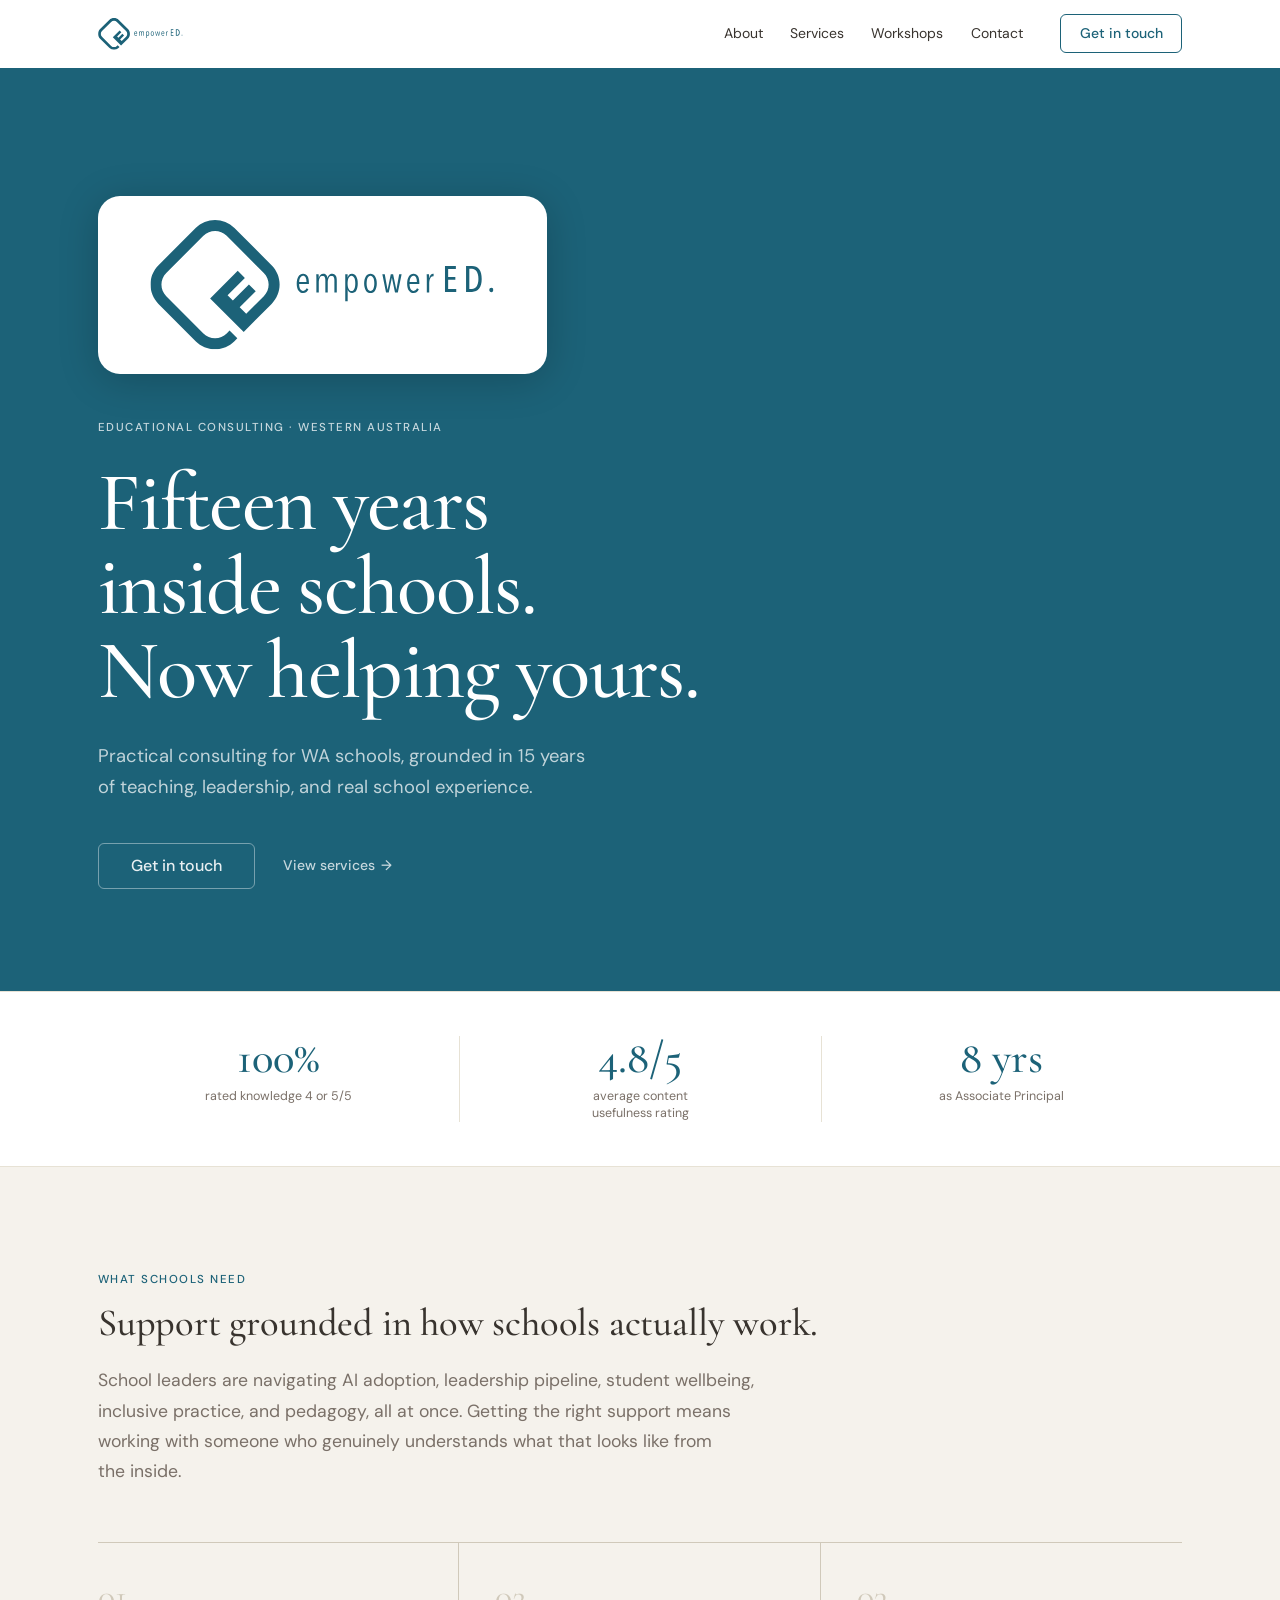
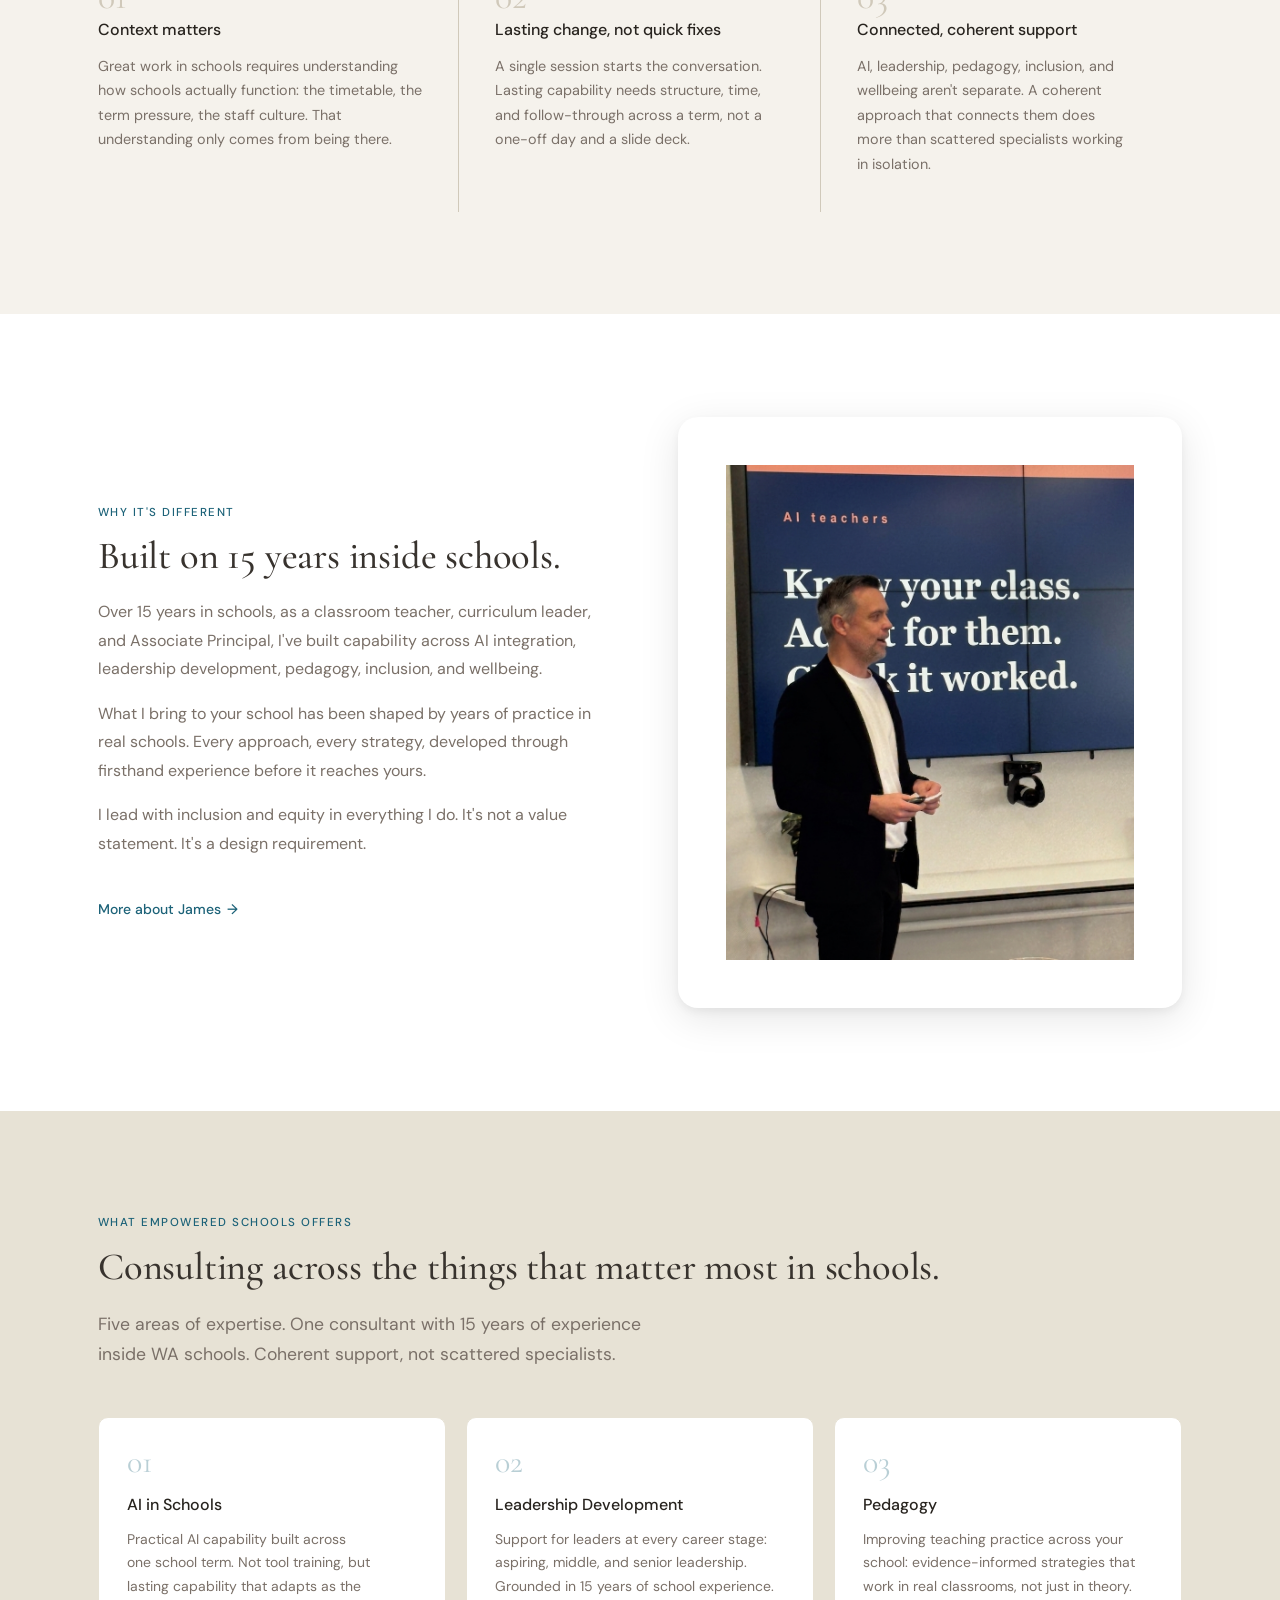
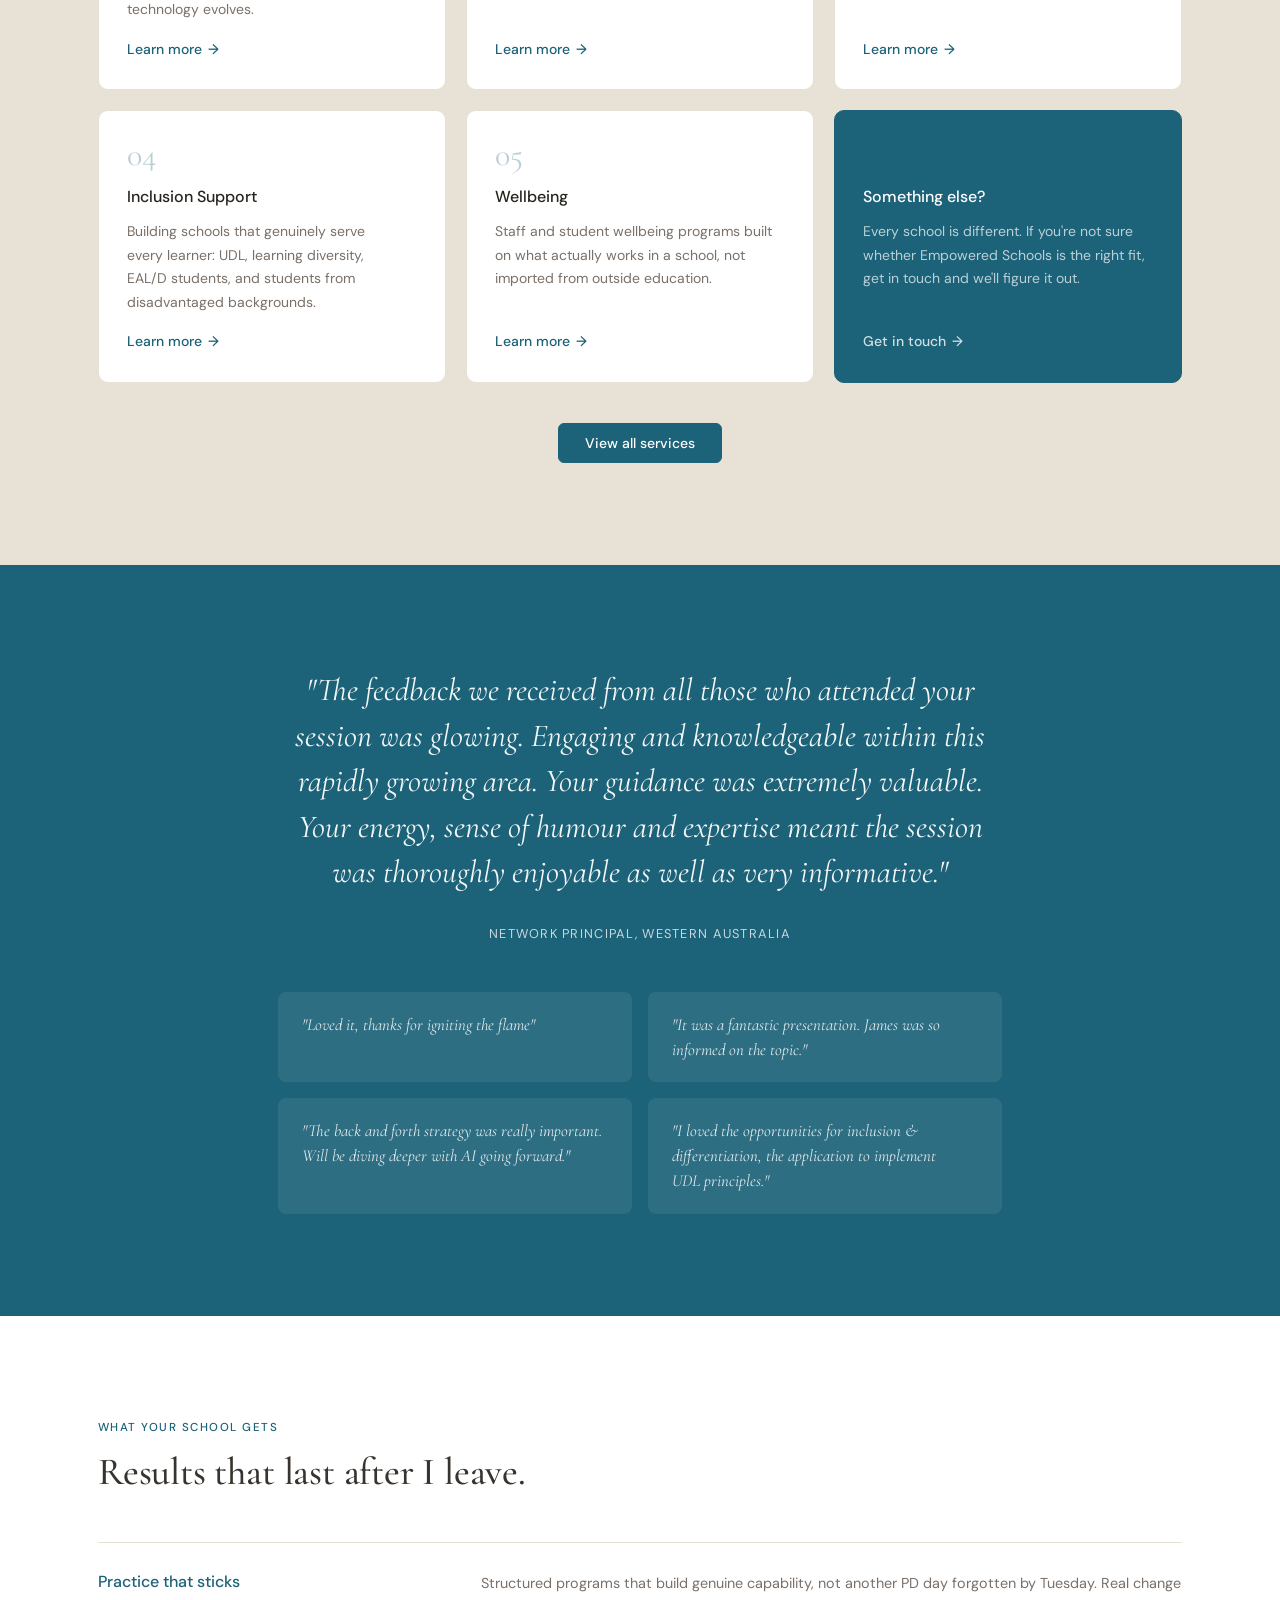
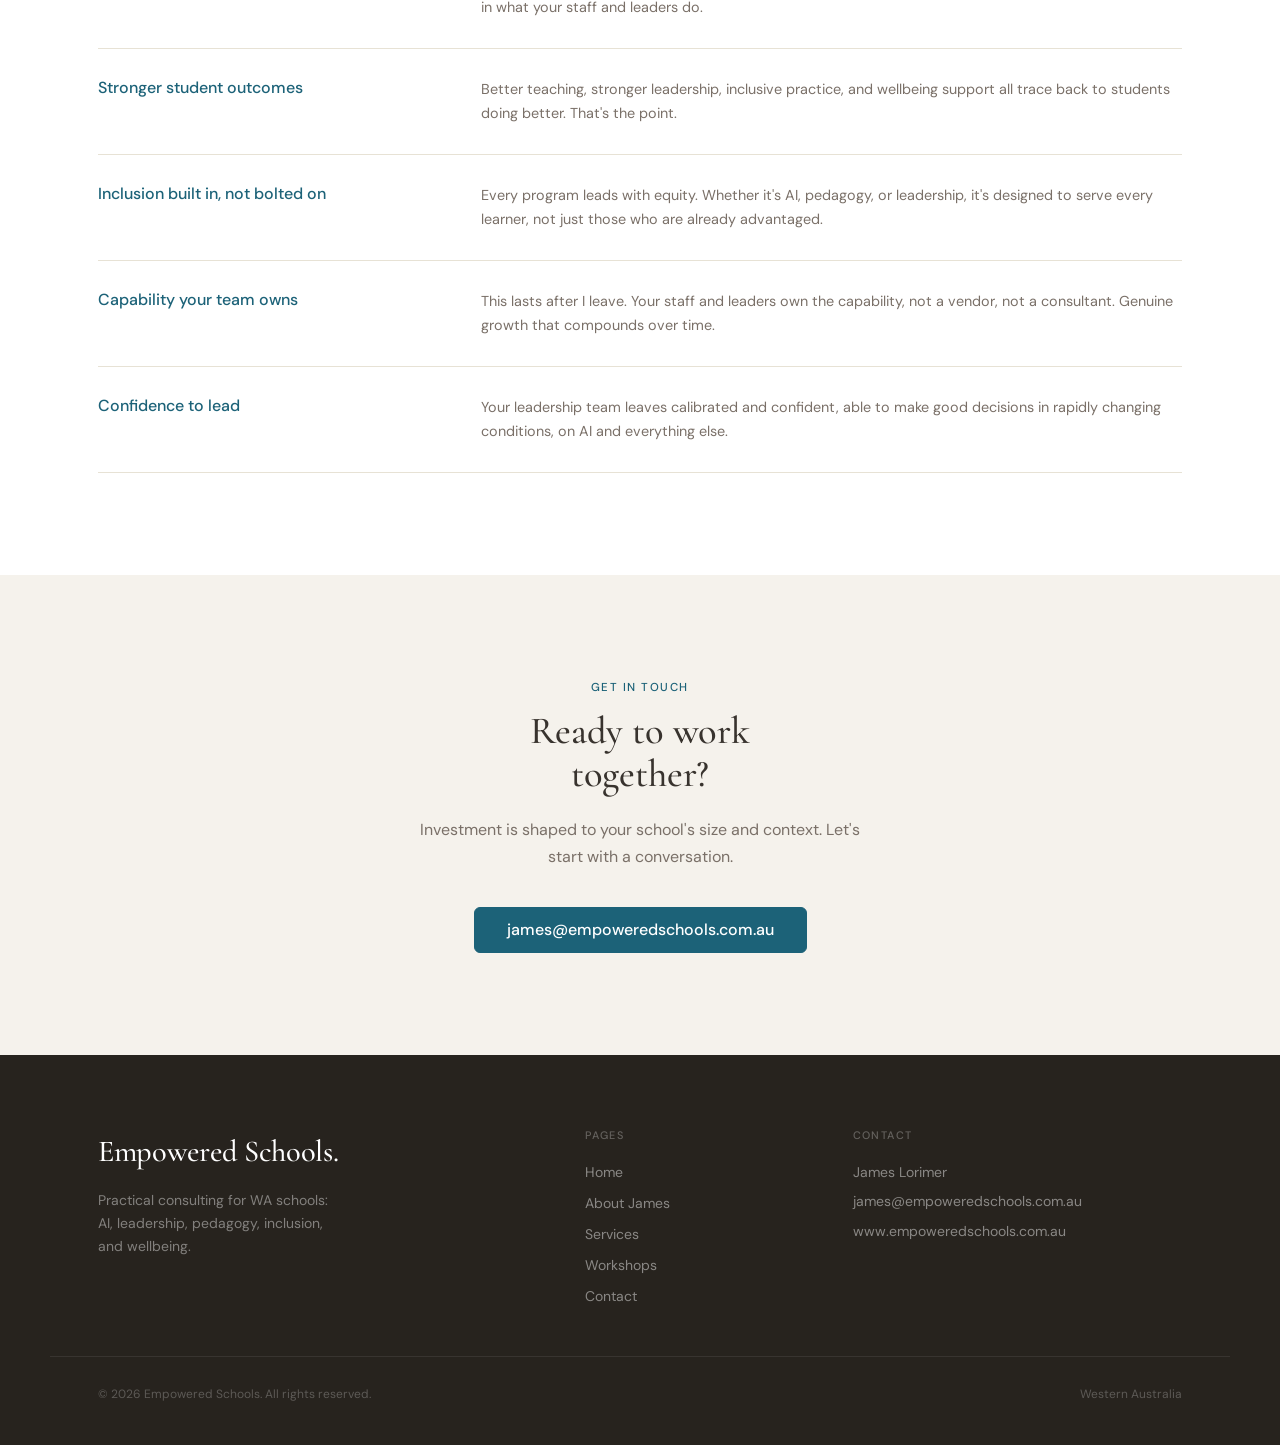
<file: index.html>
<!DOCTYPE html>
<html lang="en-AU">
<head>
  <meta charset="UTF-8">
  <meta name="viewport" content="width=device-width, initial-scale=1.0">
  <title>Empowered Schools | Educational Consulting, Western Australia</title>
  <meta name="description" content="Practical school consulting for WA: AI integration, leadership development, pedagogy, inclusion support, and wellbeing. Built by James Lorimer.">
  <link rel="canonical" href="https://empoweredschools.com.au/">
  <link rel="icon" href="favicon.svg" type="image/svg+xml">
  <meta name="theme-color" content="#1C6278">
  <meta property="og:type" content="website">
  <meta property="og:site_name" content="Empowered Schools">
  <meta property="og:locale" content="en_AU">
  <meta property="og:title" content="Empowered Schools | Educational Consulting, Western Australia">
  <meta property="og:description" content="Practical school consulting for WA: AI integration, leadership development, pedagogy, inclusion support, and wellbeing. Built by James Lorimer.">
  <meta property="og:url" content="https://empoweredschools.com.au/">
  <meta property="og:image" content="https://empoweredschools.com.au/uploads/empowered-logo-social.png">
  <meta name="twitter:card" content="summary_large_image">
  <meta name="twitter:title" content="Empowered Schools | Educational Consulting, Western Australia">
  <meta name="twitter:description" content="Practical school consulting for WA: AI integration, leadership development, pedagogy, inclusion support, and wellbeing. Built by James Lorimer.">
  <meta name="twitter:image" content="https://empoweredschools.com.au/uploads/empowered-logo-social.png">
  <script type="application/ld+json">
  {
    "@context": "https://schema.org",
    "@type": "ProfessionalService",
    "name": "Empowered Schools",
    "description": "Practical school consulting for WA: AI integration, leadership development, pedagogy, inclusion support, and wellbeing.",
    "url": "https://empoweredschools.com.au/",
    "image": "https://empoweredschools.com.au/uploads/empowered-logo-social.png",
    "email": "james@empoweredschools.com.au",
    "areaServed": { "@type": "State", "name": "Western Australia" },
    "founder": {
      "@type": "Person",
      "name": "James Lorimer",
      "jobTitle": "Education Consultant"
    },
    "knowsAbout": ["AI integration in education", "Leadership development", "Pedagogy", "Inclusion support", "Student wellbeing"]
  }
  </script>
  <link rel="preconnect" href="https://fonts.googleapis.com">
  <link rel="preconnect" href="https://fonts.gstatic.com" crossorigin>
  <link href="https://fonts.googleapis.com/css2?family=Cormorant+Garamond:ital,wght@0,400;0,500;0,600;1,400;1,500&family=DM+Sans:opsz,wght@9..40,300;9..40,400;9..40,500&display=swap" rel="stylesheet">
  <link rel="stylesheet" href="shared.css">
  <style>
    /* ---- HERO ---- */

    /* Variation A: Dark Teal */
    .hero-a {
      background: var(--teal);
      padding: clamp(5rem,10vw,9rem) 0 clamp(4rem,8vw,7rem);
    }
    .hero-a-inner {
      max-width: var(--max-w);
      margin: 0 auto;
      padding: 0 var(--gutter);
      display: grid;
      grid-template-columns: 1fr;
      gap: clamp(2rem,5vw,5rem);
      align-items: center;
    }
    .hero-a-eyebrow {
      font-size: 0.72rem;
      font-weight: 500;
      letter-spacing: 0.13em;
      text-transform: uppercase;
      color: rgba(255,255,255,0.75);
      margin-bottom: 1.5rem;
      display: block;
    }
    .hero-a-title {
      font-family: var(--font-display);
      font-size: clamp(3.5rem, 6.5vw, 6.5rem);
      font-weight: 500;
      line-height: 1.01;
      letter-spacing: -0.02em;
      color: var(--white);
      margin-bottom: 1.75rem;
    }
    .hero-a-sub {
      font-size: clamp(1rem, 1.8vw, 1.15rem);
      color: rgba(255,255,255,0.72);
      max-width: 500px;
      line-height: 1.68;
      margin-bottom: 2.5rem;
    }
    .hero-a-actions {
      display: flex;
      align-items: center;
      gap: 1.75rem;
      flex-wrap: wrap;
    }
    .hero-a-link {
      font-size: 0.875rem;
      font-weight: 500;
      color: rgba(255,255,255,0.75);
      display: inline-flex;
      align-items: center;
      gap: 0.35rem;
      transition: color 0.15s, gap 0.15s;
    }
    .hero-a-link::after { content: '→'; }
    .hero-a-link:hover { color: rgba(255,255,255,1); gap: 0.55rem; }

    .hero-portrait {
      display: flex;
      flex-direction: column;
      align-items: center;
      gap: 1rem;
    }
    .hero-portrait-circle {
      width: clamp(180px, 20vw, 280px);
      height: clamp(180px, 20vw, 280px);
      border-radius: 50%;
      border: 3px solid rgba(255,255,255,0.25);
      overflow: hidden;
    }
    .hero-portrait-circle img {
      width: 100%;
      height: 100%;
      object-fit: cover;
      object-position: 50% 18%;
    }
    .hero-name {
      font-family: var(--font-display);
      font-size: 1.2rem;
      font-weight: 500;
      color: white;
      text-align: center;
    }
    .hero-role {
      font-size: 0.75rem;
      color: rgba(255,255,255,0.75);
      text-align: center;
      max-width: 200px;
      line-height: 1.4;
    }

    /* ---- Prominent logo in heroes ---- */
    .hero-a-logo {
      background: white;
      border-radius: 22px;
      padding: 24px 52px;
      display: inline-flex;
      align-items: center;
      margin-bottom: 2.75rem;
      box-shadow: 0 6px 40px rgba(0,0,0,0.2);
    }
    .hero-a-logo img {
      height: 130px;
      width: auto;
    }

    /* ---- TRUST BAR ---- */
    .trust-bar {
      background: var(--white);
      border-top: 1px solid var(--stone);
      border-bottom: 1px solid var(--stone);
      padding: 2.75rem 0;
    }
    .trust-bar-inner {
      max-width: var(--max-w);
      margin: 0 auto;
      padding: 0 var(--gutter);
      display: grid;
      grid-template-columns: repeat(3, 1fr);
    }
    .trust-stat {
      display: flex;
      flex-direction: column;
      align-items: center;
      text-align: center;
      gap: 0.4rem;
      padding: 0 1.5rem;
    }
    .trust-stat + .trust-stat { border-left: 1px solid var(--stone); }
    .trust-num {
      font-family: var(--font-display);
      font-size: clamp(2rem, 3.5vw, 3rem);
      font-weight: 500;
      color: var(--teal);
      line-height: 1;
    }
    .trust-label {
      font-size: 0.78rem;
      color: var(--text-muted);
      line-height: 1.4;
      max-width: 150px;
    }

    /* ---- PROBLEM ---- */
    .problem-grid {
      display: grid;
      grid-template-columns: repeat(3, 1fr);
      margin-top: 3.5rem;
      border-top: 1px solid var(--stone-dark);
    }
    .problem-card {
      padding: 2.25rem 2.25rem 2.25rem 0;
      border-right: 1px solid var(--stone-dark);
    }
    .problem-card:last-child { border-right: none; }
    .problem-card:not(:first-child) { padding-left: 2.25rem; }
    .problem-n {
      font-family: var(--font-display);
      font-size: 2.25rem;
      font-weight: 400;
      color: var(--stone-dark);
      line-height: 1;
      margin-bottom: 0.85rem;
    }
    .problem-card h3 {
      font-size: 1rem;
      font-weight: 500;
      color: var(--charcoal);
      margin-bottom: 0.65rem;
    }
    .problem-card p {
      font-size: 0.9rem;
      color: var(--text-muted);
      line-height: 1.7;
    }

    /* ---- ABOUT SPLIT ---- */
    .about-split {
      display: grid;
      grid-template-columns: 1fr 1fr;
      gap: clamp(3rem,6vw,6rem);
      align-items: center;
    }
    .about-text p {
      font-size: 1rem;
      line-height: 1.78;
      color: var(--text-muted);
      margin-bottom: 1rem;
    }
    .about-mark {
      border-radius: 20px;
      box-shadow: var(--shadow-lg);
      aspect-ratio: 1;
      background: var(--white);
      display: flex;
      align-items: center;
      justify-content: center;
      padding: 3rem;
    }
    .about-mark img { width: 100%; height: auto; object-fit: contain; mix-blend-mode: multiply; }

    /* ---- SESSIONS ---- */
    .sessions-grid {
      display: grid;
      grid-template-columns: repeat(4, 1fr);
      gap: 1.25rem;
      margin-top: 3rem;
    }
    .session-card {
      background: var(--white);
      border-radius: 10px;
      padding: 1.75rem;
      border: 1px solid var(--stone);
      transition: border-color 0.18s, box-shadow 0.18s, transform 0.18s;
    }
    .session-card:hover {
      border-color: var(--teal);
      box-shadow: var(--shadow-md);
      transform: translateY(-3px);
    }
    .session-n {
      font-family: var(--font-display);
      font-size: 2rem;
      font-weight: 400;
      color: var(--teal);
      opacity: 0.35;
      line-height: 1;
      margin-bottom: 0.85rem;
      display: block;
    }
    .session-card h3 {
      font-size: 1rem;
      font-weight: 500;
      color: var(--charcoal);
      margin-bottom: 0.6rem;
    }
    .session-card p {
      font-size: 0.875rem;
      color: var(--text-muted);
      line-height: 1.68;
    }

    /* ---- TESTIMONIAL ---- */
    .testimonial-wrap {
      background: var(--teal);
      padding: clamp(4rem,8vw,7rem) 0;
      text-align: center;
    }
    .testimonial-inner {
      max-width: 820px;
      margin: 0 auto;
      padding: 0 var(--gutter);
    }
    .pull-quote {
      font-family: var(--font-display);
      font-size: clamp(1.4rem, 2.5vw, 2.1rem);
      font-style: italic;
      font-weight: 400;
      line-height: 1.42;
      color: rgba(255,255,255,0.95);
      margin-bottom: 1.75rem;
    }
    .pull-cite {
      font-size: 0.8rem;
      letter-spacing: 0.1em;
      text-transform: uppercase;
      color: rgba(255,255,255,0.75);
    }
    .mini-quotes {
      display: grid;
      grid-template-columns: repeat(2, 1fr);
      gap: 1rem;
      margin-top: 3rem;
      text-align: left;
    }
    .mini-q {
      background: rgba(255,255,255,0.08);
      border-radius: 8px;
      padding: 1.25rem 1.5rem;
      font-family: var(--font-display);
      font-style: italic;
      font-size: 1.05rem;
      line-height: 1.5;
      color: rgba(255,255,255,0.85);
    }

    /* ---- OUTCOMES ---- */
    .outcomes-table { margin-top: 3rem; }
    .outcome-row {
      display: grid;
      grid-template-columns: 1fr 2fr;
      gap: 2rem;
      padding: 1.75rem 0;
      border-bottom: 1px solid var(--stone);
      align-items: start;
    }
    .outcome-row:first-child { border-top: 1px solid var(--stone); }
    .outcome-label {
      font-size: 1rem;
      font-weight: 500;
      color: var(--teal);
      line-height: 1.35;
    }
    .outcome-desc {
      font-size: 0.9rem;
      color: var(--text-muted);
      line-height: 1.7;
    }

    /* ---- SERVICES OVERVIEW GRID ---- */
    .services-overview-grid {
      display: grid;
      grid-template-columns: repeat(3, 1fr);
      gap: 1.25rem;
      margin-top: 3rem;
    }
    .sov-card {
      background: var(--white);
      border-radius: 10px;
      padding: 1.75rem;
      border: 1px solid var(--stone);
      display: flex;
      flex-direction: column;
      transition: border-color 0.18s, box-shadow 0.18s, transform 0.18s;
    }
    .sov-card:hover {
      border-color: var(--teal);
      box-shadow: var(--shadow-md);
      transform: translateY(-3px);
    }
    .sov-card--cta {
      background: var(--teal);
      border-color: var(--teal);
    }
    .sov-card--cta:hover { background: var(--teal-dark); border-color: var(--teal-dark); }
    .sov-n {
      font-family: var(--font-display);
      font-size: 2rem;
      font-weight: 400;
      color: var(--teal);
      opacity: 0.3;
      line-height: 1;
      margin-bottom: 0.85rem;
      display: block;
    }
    .sov-card h3 {
      font-size: 1rem;
      font-weight: 500;
      color: var(--charcoal);
      margin-bottom: 0.6rem;
    }
    .sov-card--cta h3 { color: white; }
    .sov-card p {
      font-size: 0.875rem;
      color: var(--text-muted);
      line-height: 1.68;
      flex: 1;
      margin-bottom: 1rem;
    }
    .sov-card--cta p { color: rgba(255,255,255,0.7); }
    .sov-link-white {
      font-size: 0.875rem;
      font-weight: 500;
      color: rgba(255,255,255,0.8);
      display: inline-flex;
      align-items: center;
      gap: 0.35rem;
      transition: color 0.15s, gap 0.15s;
    }
    .sov-link-white::after { content: '→'; }
    .sov-link-white:hover { color: white; gap: 0.55rem; }

    /* ---- RESPONSIVE ---- */
    @media (max-width: 900px) {
      .hero-a-inner { grid-template-columns: 1fr; }
      .hero-portrait { display: none; }
      .about-split { grid-template-columns: 1fr; }
      .about-mark { display: none; }
      .sessions-grid { grid-template-columns: repeat(2, 1fr); }
      .services-overview-grid { grid-template-columns: repeat(2, 1fr); }
      .trust-bar-inner { grid-template-columns: 1fr; gap: 1.5rem; }
      .trust-stat + .trust-stat { border-left: none; border-top: 1px solid var(--stone); padding-top: 1.5rem; }
    }
    @media (max-width: 600px) {
      .problem-grid { grid-template-columns: 1fr; }
      .problem-card { border-right: none; border-bottom: 1px solid var(--stone-dark); padding: 1.75rem 0; }
      .problem-card:last-child { border-bottom: none; }
      .sessions-grid { grid-template-columns: 1fr; }
      .services-overview-grid { grid-template-columns: 1fr; }
      .mini-quotes { grid-template-columns: 1fr; }
      .outcome-row { grid-template-columns: 1fr; gap: 0.5rem; }
    }
  </style>
</head>
<body>

<!-- ===================== NAV ===================== -->
<nav id="main-nav">
  <div class="nav-inner">
    <a href="index.html" class="nav-logo">
      <img src="uploads/empowered-logo.svg" alt="Empowered Schools">
    </a>
    <ul class="nav-links">
      <li><a href="about.html">About</a></li>
      <li><a href="services.html">Services</a></li>
      <li><a href="workshops.html">Workshops</a></li>
      <li><a href="contact.html">Contact</a></li>
    </ul>
    <a href="contact.html" class="nav-cta">Get in touch</a>
    <button class="nav-hamburger" aria-label="Open menu">
      <span></span><span></span><span></span>
    </button>
  </div>
  <div class="nav-mobile" id="nav-mobile">
    <a href="about.html">About</a>
    <a href="services.html">Services</a>
    <a href="workshops.html">Workshops</a>
    <a href="contact.html">Contact</a>
    <a href="contact.html" class="btn btn-primary">Get in touch</a>
  </div>
</nav>

<!-- ===================== HERO ===================== -->
<div class="hero-a">
  <div class="hero-a-inner">
    <div>
      <div class="hero-a-logo">
        <img src="uploads/empowered-logo.svg" alt="Empowered Schools">
      </div>
      <span class="hero-a-eyebrow">Educational Consulting · Western Australia</span>
      <h1 class="hero-a-title">Fifteen years<br>inside schools.<br>Now helping yours.</h1>
      <p class="hero-a-sub">Practical consulting for WA schools, grounded in 15 years of teaching, leadership, and real school experience.</p>
      <div class="hero-a-actions">
        <a href="contact.html" class="btn btn-ghost-white btn-lg">Get in touch</a>
        <a href="services.html" class="hero-a-link">View services</a>
      </div>
    </div>
  </div>
</div>

<!-- ===================== TRUST BAR ===================== -->
<div class="trust-bar">
  <div class="trust-bar-inner">
    <div class="trust-stat">
      <span class="trust-num">100%</span>
      <span class="trust-label">rated knowledge 4 or 5/5</span>
    </div>
    <div class="trust-stat">
      <span class="trust-num">4.8/5</span>
      <span class="trust-label">average content usefulness rating</span>
    </div>
    <div class="trust-stat">
      <span class="trust-num">8 yrs</span>
      <span class="trust-label">as Associate Principal</span>
    </div>
  </div>
</div>

<!-- ===================== PROBLEM ===================== -->
<section class="section bg-off-white">
  <div class="container">
    <span class="s-eyebrow">What schools need</span>
    <h2 class="s-title">Support grounded in how schools actually work.</h2>
    <p class="s-intro" style="max-width:680px">School leaders are navigating AI adoption, leadership pipeline, student wellbeing, inclusive practice, and pedagogy, all at once. Getting the right support means working with someone who genuinely understands what that looks like from the inside.</p>
    <div class="problem-grid">
      <div class="problem-card">
        <span class="problem-n">01</span>
        <h3>Context matters</h3>
        <p>Great work in schools requires understanding how schools actually function: the timetable, the term pressure, the staff culture. That understanding only comes from being there.</p>
      </div>
      <div class="problem-card">
        <span class="problem-n">02</span>
        <h3>Lasting change, not quick fixes</h3>
        <p>A single session starts the conversation. Lasting capability needs structure, time, and follow-through across a term, not a one-off day and a slide deck.</p>
      </div>
      <div class="problem-card">
        <span class="problem-n">03</span>
        <h3>Connected, coherent support</h3>
        <p>AI, leadership, pedagogy, inclusion, and wellbeing aren't separate. A coherent approach that connects them does more than scattered specialists working in isolation.</p>
      </div>
    </div>
  </div>
</section>

<!-- ===================== ABOUT SPLIT ===================== -->
<section class="section bg-white">
  <div class="container">
    <div class="about-split">
      <div class="about-text">
        <span class="s-eyebrow">Why it's different</span>
        <h2 class="s-title" style="margin-bottom:1.25rem">Built on 15 years inside schools.</h2>
        <p>Over 15 years in schools, as a classroom teacher, curriculum leader, and Associate Principal, I've built capability across AI integration, leadership development, pedagogy, inclusion, and wellbeing.</p>
        <p>What I bring to your school has been shaped by years of practice in real schools. Every approach, every strategy, developed through firsthand experience before it reaches yours.</p>
        <p>I lead with inclusion and equity in everything I do. It's not a value statement. It's a design requirement.</p>
        <a href="about.html" class="link-arrow" style="margin-top:1.5rem">More about James</a>
      </div>
      <div class="about-mark">
        <img src="uploads/Gemini_Generated_Image_eww0ugeww0ugeww0.png" alt="James Lorimer presenting a workshop to school staff">
      </div>
    </div>
  </div>
</section>

<!-- ===================== SERVICES OVERVIEW ===================== -->
<section class="section bg-stone">
  <div class="container">
    <span class="s-eyebrow">What Empowered Schools offers</span>
    <h2 class="s-title">Consulting across the things that matter most in schools.</h2>
    <p class="s-intro">Five areas of expertise. One consultant with 15 years of experience inside WA schools. Coherent support, not scattered specialists.</p>
    <div class="services-overview-grid">
      <div class="sov-card">
        <span class="sov-n">01</span>
        <h3>AI in Schools</h3>
        <p>Practical AI capability built across one school term. Not tool training, but lasting capability that adapts as the technology evolves.</p>
        <a href="services.html" class="link-arrow">Learn more</a>
      </div>
      <div class="sov-card">
        <span class="sov-n">02</span>
        <h3>Leadership Development</h3>
        <p>Support for leaders at every career stage: aspiring, middle, and senior leadership. Grounded in 15 years of school experience.</p>
        <a href="services.html" class="link-arrow">Learn more</a>
      </div>
      <div class="sov-card">
        <span class="sov-n">03</span>
        <h3>Pedagogy</h3>
        <p>Improving teaching practice across your school: evidence-informed strategies that work in real classrooms, not just in theory.</p>
        <a href="services.html" class="link-arrow">Learn more</a>
      </div>
      <div class="sov-card">
        <span class="sov-n">04</span>
        <h3>Inclusion Support</h3>
        <p>Building schools that genuinely serve every learner: UDL, learning diversity, EAL/D students, and students from disadvantaged backgrounds.</p>
        <a href="services.html" class="link-arrow">Learn more</a>
      </div>
      <div class="sov-card">
        <span class="sov-n">05</span>
        <h3>Wellbeing</h3>
        <p>Staff and student wellbeing programs built on what actually works in a school, not imported from outside education.</p>
        <a href="services.html" class="link-arrow">Learn more</a>
      </div>
      <div class="sov-card sov-card--cta">
        <span class="sov-n" style="opacity:0.25">↗</span>
        <h3>Something else?</h3>
        <p>Every school is different. If you're not sure whether Empowered Schools is the right fit, get in touch and we'll figure it out.</p>
        <a href="contact.html" class="sov-link-white">Get in touch</a>
      </div>
    </div>
    <div style="display:flex;justify-content:center;margin-top:2.5rem">
      <a href="services.html" class="btn btn-primary">View all services</a>
    </div>
  </div>
</section>

<!-- ===================== TESTIMONIAL ===================== -->
<div class="testimonial-wrap">
  <div class="testimonial-inner">
    <blockquote class="pull-quote">
      "The feedback we received from all those who attended your session was glowing. Engaging and knowledgeable within this rapidly growing area. Your guidance was extremely valuable. Your energy, sense of humour and expertise meant the session was thoroughly enjoyable as well as very informative."
    </blockquote>
    <p class="pull-cite">Network Principal, Western Australia</p>
    <div class="mini-quotes">
      <div class="mini-q">"Loved it, thanks for igniting the flame"</div>
      <div class="mini-q">"It was a fantastic presentation. James was so informed on the topic."</div>
      <div class="mini-q">"The back and forth strategy was really important. Will be diving deeper with AI going forward."</div>
      <div class="mini-q">"I loved the opportunities for inclusion &amp; differentiation, the application to implement UDL principles."</div>
    </div>
  </div>
</div>

<!-- ===================== OUTCOMES ===================== -->
<section class="section bg-white">
  <div class="container">
    <span class="s-eyebrow">What your school gets</span>
    <h2 class="s-title">Results that last after I leave.</h2>
    <div class="outcomes-table">
      <div class="outcome-row">
        <div class="outcome-label">Practice that sticks</div>
        <div class="outcome-desc">Structured programs that build genuine capability, not another PD day forgotten by Tuesday. Real change in what your staff and leaders do.</div>
      </div>
      <div class="outcome-row">
        <div class="outcome-label">Stronger student outcomes</div>
        <div class="outcome-desc">Better teaching, stronger leadership, inclusive practice, and wellbeing support all trace back to students doing better. That's the point.</div>
      </div>
      <div class="outcome-row">
        <div class="outcome-label">Inclusion built in, not bolted on</div>
        <div class="outcome-desc">Every program leads with equity. Whether it's AI, pedagogy, or leadership, it's designed to serve every learner, not just those who are already advantaged.</div>
      </div>
      <div class="outcome-row">
        <div class="outcome-label">Capability your team owns</div>
        <div class="outcome-desc">This lasts after I leave. Your staff and leaders own the capability, not a vendor, not a consultant. Genuine growth that compounds over time.</div>
      </div>
      <div class="outcome-row">
        <div class="outcome-label">Confidence to lead</div>
        <div class="outcome-desc">Your leadership team leaves calibrated and confident, able to make good decisions in rapidly changing conditions, on AI and everything else.</div>
      </div>
    </div>
  </div>
</section>



<!-- ===================== CTA ===================== -->
<div class="cta-band">
  <div class="container-narrow">
    <span class="s-eyebrow" style="display:flex;justify-content:center">Get in touch</span>
    <h2 class="s-title" style="text-align:center;max-width:none">Ready to work<br>together?</h2>
    <p>Investment is shaped to your school's size and context. Let's start with a conversation.</p>
    <a href="mailto:james@empoweredschools.com.au" class="btn btn-primary btn-lg">james@empoweredschools.com.au</a>
  </div>
</div>

<!-- ===================== FOOTER ===================== -->
<footer class="site-footer">
  <div class="footer-grid">
    <div>
      <div class="footer-brand">Empowered Schools.</div>
      <p class="footer-desc">Practical consulting for WA schools: AI, leadership, pedagogy, inclusion, and wellbeing.</p>
    </div>
    <div>
      <span class="footer-col-label">Pages</span>
      <nav class="footer-nav-links">
        <a href="index.html">Home</a>
        <a href="about.html">About James</a>
        <a href="services.html">Services</a>
        <a href="workshops.html">Workshops</a>
        <a href="contact.html">Contact</a>
      </nav>
    </div>
    <div>
      <span class="footer-col-label">Contact</span>
      <div class="footer-contact-items">
        <span>James Lorimer</span>
        <a href="mailto:james@empoweredschools.com.au">james@empoweredschools.com.au</a>
        <a href="http://www.empoweredschools.com.au">www.empoweredschools.com.au</a>
      </div>
    </div>
  </div>
  <div class="footer-bottom">
    <span>© 2026 Empowered Schools. All rights reserved.</span>
    <span>Western Australia</span>
  </div>
</footer>


<script src="shared.js"></script>

</body>
</html>
</file>
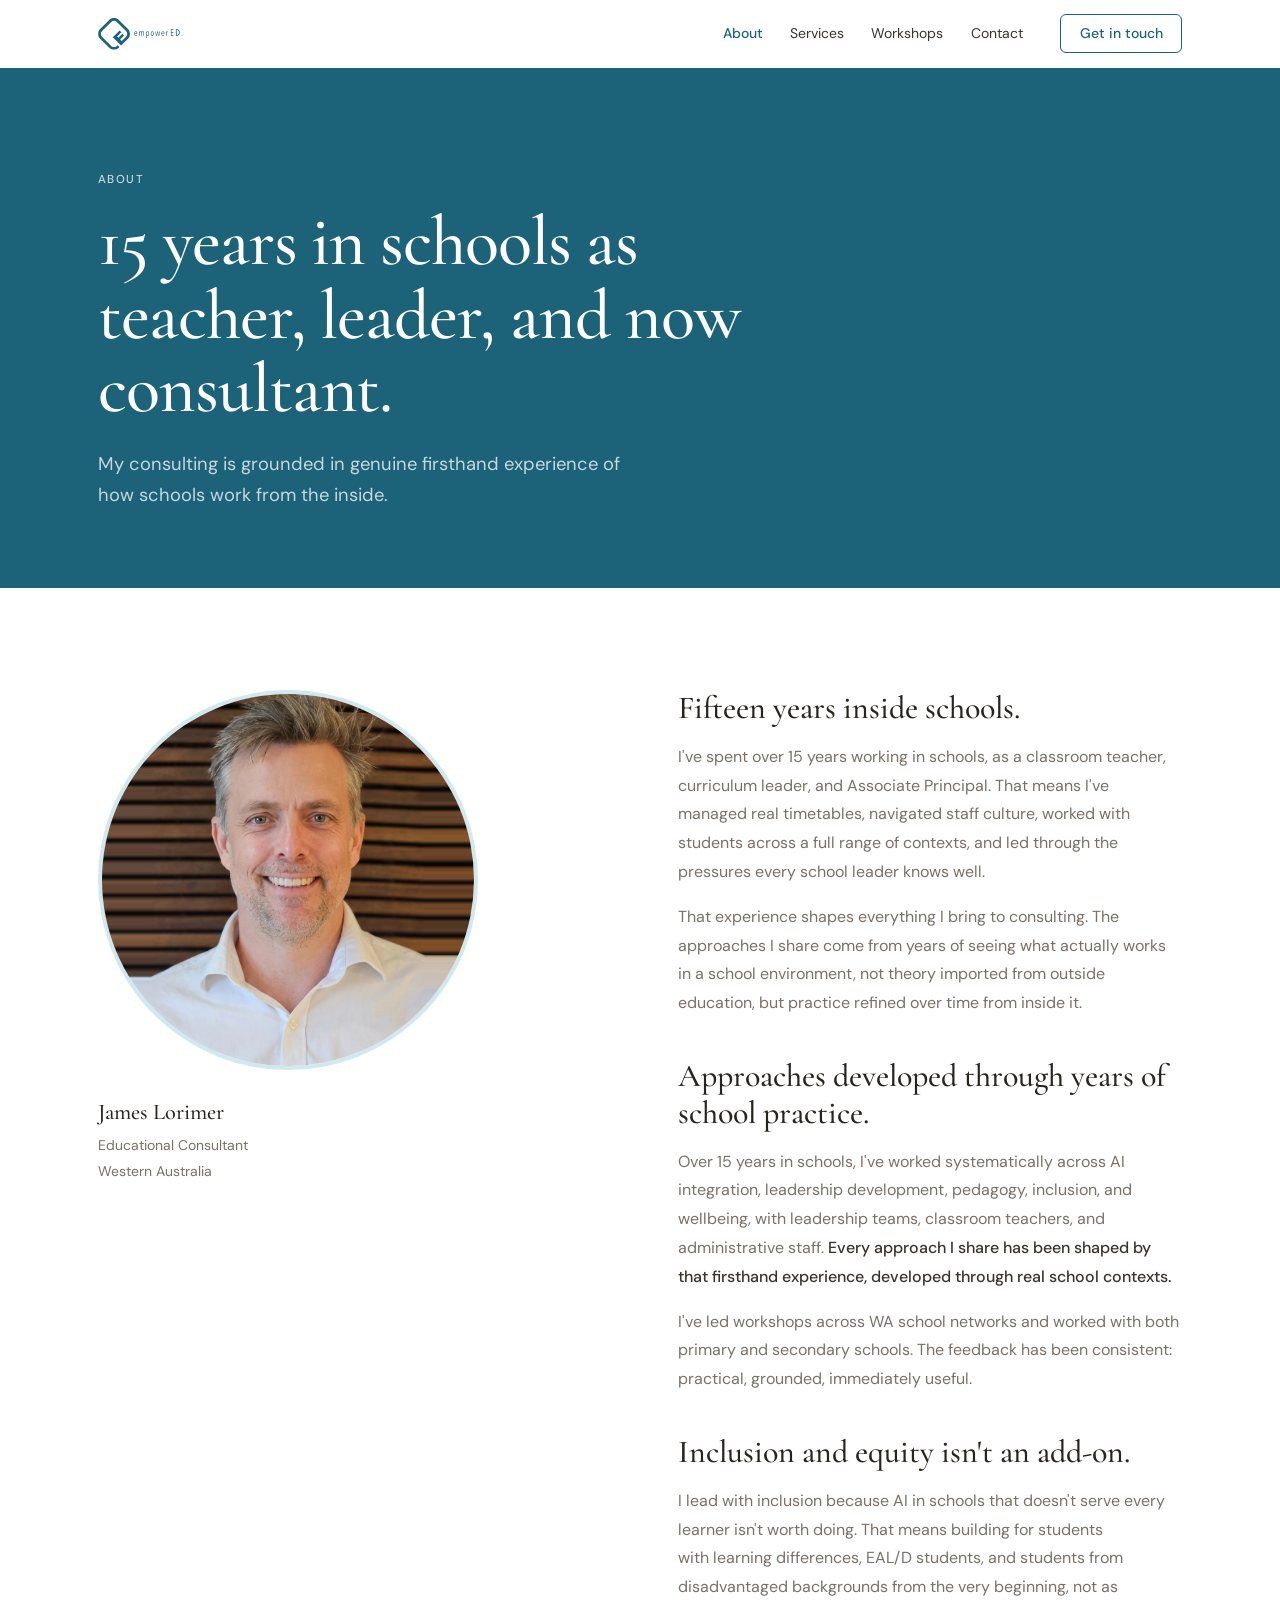
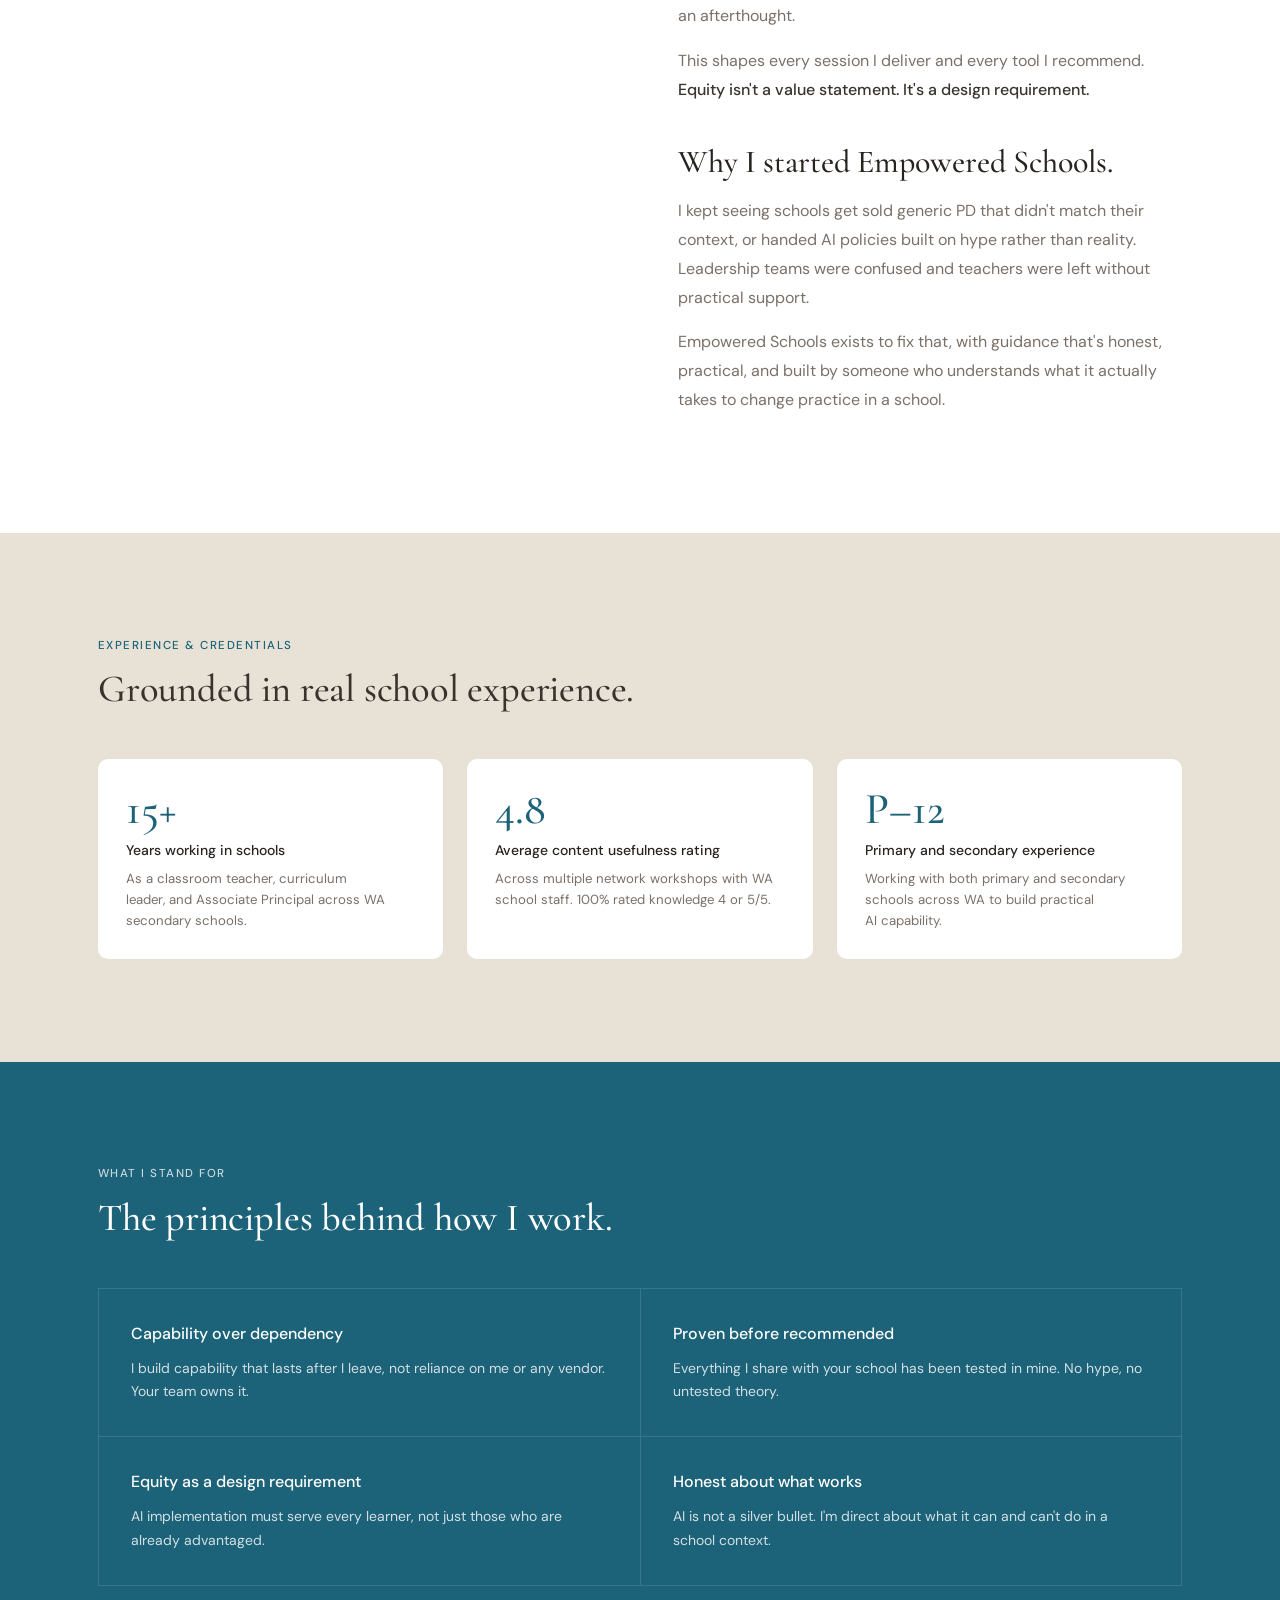
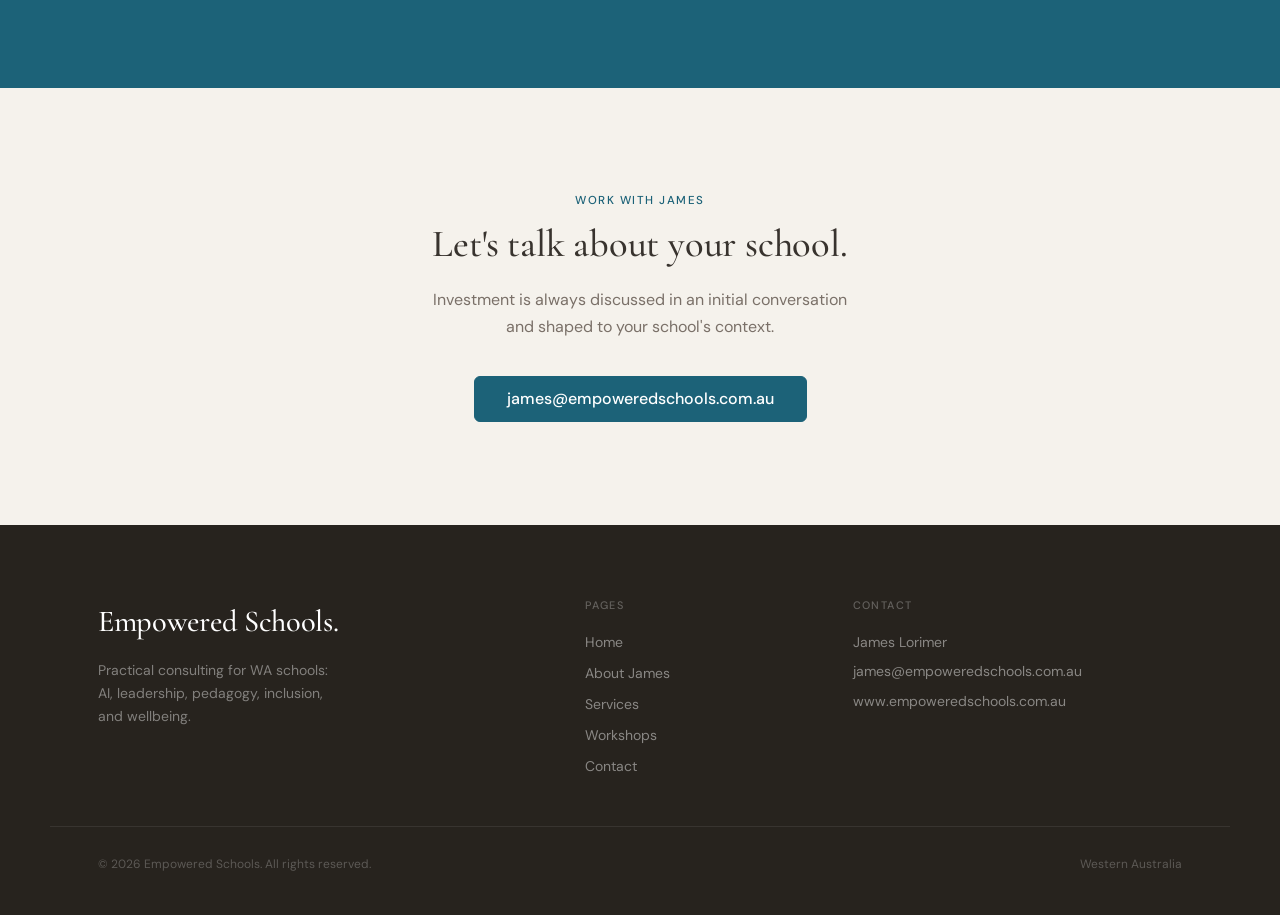
<file: about.html>
<!DOCTYPE html>
<html lang="en-AU">
<head>
  <meta charset="UTF-8">
  <meta name="viewport" content="width=device-width, initial-scale=1.0">
  <title>About James | Empowered Schools</title>
  <meta name="description" content="James Lorimer is a WA education consultant with over 15 years of school leadership experience, working across AI integration, leadership development, pedagogy, inclusion, and wellbeing.">
  <link rel="canonical" href="https://empoweredschools.com.au/about.html">
  <link rel="icon" href="favicon.svg" type="image/svg+xml">
  <meta name="theme-color" content="#1C6278">
  <meta property="og:type" content="profile">
  <meta property="og:site_name" content="Empowered Schools">
  <meta property="og:locale" content="en_AU">
  <meta property="og:title" content="About James | Empowered Schools">
  <meta property="og:description" content="James Lorimer is a WA education consultant with over 15 years of school leadership experience, working across AI integration, leadership development, pedagogy, inclusion, and wellbeing.">
  <meta property="og:url" content="https://empoweredschools.com.au/about.html">
  <meta property="og:image" content="https://empoweredschools.com.au/uploads/empowered-logo-social.png">
  <meta name="twitter:card" content="summary_large_image">
  <meta name="twitter:title" content="About James | Empowered Schools">
  <meta name="twitter:description" content="James Lorimer is a WA education consultant with over 15 years of school leadership experience, working across AI integration, leadership development, pedagogy, inclusion, and wellbeing.">
  <meta name="twitter:image" content="https://empoweredschools.com.au/uploads/empowered-logo-social.png">
  <link rel="preconnect" href="https://fonts.googleapis.com">
  <link rel="preconnect" href="https://fonts.gstatic.com" crossorigin>
  <link href="https://fonts.googleapis.com/css2?family=Cormorant+Garamond:ital,wght@0,400;0,500;0,600;1,400;1,500&family=DM+Sans:opsz,wght@9..40,300;9..40,400;9..40,500&display=swap" rel="stylesheet">
  <link rel="stylesheet" href="shared.css">
  <style>
    /* ---- Portrait ---- */
    .about-portrait-section {
      padding: var(--section-py) 0;
      background: var(--white);
    }
    .about-layout {
      display: grid;
      grid-template-columns: 1fr 1fr;
      gap: clamp(3rem, 6vw, 6rem);
      align-items: start;
    }
    .portrait-block {
      position: sticky;
      top: calc(var(--nav-h) + 2rem);
    }
    .portrait-circle {
      width: 100%;
      max-width: 380px;
      aspect-ratio: 1;
      border-radius: 50%;
      overflow: hidden;
      border: 4px solid var(--teal-pale);
    }
    .portrait-circle img {
      width: 100%;
      height: 100%;
      object-fit: cover;
      object-position: 50% 18%;
    }
    .portrait-caption {
      margin-top: 1.5rem;
    }
    .portrait-caption-name {
      font-family: var(--font-display);
      font-size: 1.4rem;
      font-weight: 500;
      color: var(--charcoal);
    }
    .portrait-caption-role {
      font-size: 0.875rem;
      color: var(--text-muted);
      margin-top: 0.2rem;
    }

    /* ---- Bio text ---- */
    .bio-section h2 {
      font-family: var(--font-display);
      font-size: clamp(1.6rem, 2.5vw, 2.2rem);
      font-weight: 500;
      color: var(--charcoal);
      margin-bottom: 1rem;
      margin-top: 2.5rem;
      line-height: 1.15;
    }
    .bio-section h2:first-child { margin-top: 0; }
    .bio-section p {
      font-size: 1rem;
      line-height: 1.8;
      color: var(--text-muted);
      margin-bottom: 1rem;
    }
    .bio-section p strong {
      color: var(--text);
      font-weight: 500;
    }

    /* ---- Credentials ---- */
    .credentials-section {
      background: var(--stone);
      padding: var(--section-py) 0;
    }
    .credentials-grid {
      display: grid;
      grid-template-columns: repeat(3, 1fr);
      gap: 1.5rem;
      margin-top: 3rem;
    }
    .cred-card {
      background: var(--white);
      border-radius: 10px;
      padding: 1.75rem;
    }
    .cred-num {
      font-family: var(--font-display);
      font-size: 2.75rem;
      font-weight: 500;
      color: var(--teal);
      line-height: 1;
      margin-bottom: 0.5rem;
    }
    .cred-label {
      font-size: 0.875rem;
      font-weight: 500;
      color: var(--charcoal);
      margin-bottom: 0.35rem;
    }
    .cred-desc {
      font-size: 0.825rem;
      color: var(--text-muted);
      line-height: 1.6;
    }

    /* ---- Values ---- */
    .values-section {
      background: var(--teal);
      color: white;
      padding: var(--section-py) 0;
    }
    .values-grid {
      display: grid;
      grid-template-columns: repeat(2, 1fr);
      gap: 0;
      margin-top: 3rem;
      border-top: 1px solid rgba(255,255,255,0.12);
      border-left: 1px solid rgba(255,255,255,0.12);
    }
    .value-item {
      padding: 2rem;
      border-right: 1px solid rgba(255,255,255,0.12);
      border-bottom: 1px solid rgba(255,255,255,0.12);
    }
    .value-title {
      font-size: 1rem;
      font-weight: 500;
      color: white;
      margin-bottom: 0.6rem;
    }
    .value-desc {
      font-size: 0.875rem;
      color: rgba(255,255,255,0.80);
      line-height: 1.7;
    }

    @media (max-width: 900px) {
      .about-layout { grid-template-columns: 1fr; }
      .portrait-block { position: static; display: flex; flex-direction: column; align-items: center; text-align: center; }
      .portrait-circle { max-width: 260px; }
      .credentials-grid { grid-template-columns: 1fr 1fr; }
      .values-grid { grid-template-columns: 1fr; }
    }
    @media (max-width: 600px) {
      .credentials-grid { grid-template-columns: 1fr; }
    }
  </style>
</head>
<body>

<!-- NAV -->
<nav id="main-nav">
  <div class="nav-inner">
    <a href="index.html" class="nav-logo"><img src="uploads/empowered-logo.svg" alt="Empowered Schools"></a>
    <ul class="nav-links">
      <li><a href="about.html" class="current">About</a></li>
      <li><a href="services.html">Services</a></li>
      <li><a href="workshops.html">Workshops</a></li>
      <li><a href="contact.html">Contact</a></li>
    </ul>
    <a href="contact.html" class="nav-cta">Get in touch</a>
    <button class="nav-hamburger" aria-label="Open menu">
      <span></span><span></span><span></span>
    </button>
  </div>
  <div class="nav-mobile" id="nav-mobile">
    <a href="about.html" class="current">About</a>
    <a href="services.html">Services</a>
    <a href="workshops.html">Workshops</a>
    <a href="contact.html">Contact</a>
    <a href="contact.html" class="btn btn-primary">Get in touch</a>
  </div>
</nav>

<!-- PAGE HERO -->
<div class="page-hero">
  <div class="container">
    <span class="page-hero-eyebrow">About</span>
    <h1 class="page-hero-title">15 years in schools as teacher, leader, and now consultant.</h1>
    <p class="page-hero-sub">My consulting is grounded in genuine firsthand experience of how schools work from the inside.</p>
  </div>
</div>

<!-- BIO -->
<section class="about-portrait-section">
  <div class="container">
    <div class="about-layout">
      <div class="portrait-block">
        <div class="portrait-circle">
          <img src="uploads/James Lorimer.jpg" alt="James Lorimer">
        </div>
        <div class="portrait-caption">
          <div class="portrait-caption-name">James Lorimer</div>
          <div class="portrait-caption-role">Educational Consultant</div>
          <div class="portrait-caption-role" style="margin-top:0.15rem">Western Australia</div>
        </div>
      </div>
      <div class="bio-section">
        <h2>Fifteen years inside schools.</h2>
        <p>I've spent over 15 years working in schools, as a classroom teacher, curriculum leader, and Associate Principal. That means I've managed real timetables, navigated staff culture, worked with students across a full range of contexts, and led through the pressures every school leader knows well.</p>
        <p>That experience shapes everything I bring to consulting. The approaches I share come from years of seeing what actually works in a school environment, not theory imported from outside education, but practice refined over time from inside it.</p>

        <h2>Approaches developed through years of school practice.</h2>
        <p>Over 15 years in schools, I've worked systematically across AI integration, leadership development, pedagogy, inclusion, and wellbeing, with leadership teams, classroom teachers, and administrative staff. <strong>Every approach I share has been shaped by that firsthand experience, developed through real school contexts.</strong></p>
        <p>I've led workshops across WA school networks and worked with both primary and secondary schools. The feedback has been consistent: practical, grounded, immediately useful.</p>

        <h2>Inclusion and equity isn't an add-on.</h2>
        <p>I lead with inclusion because AI in schools that doesn't serve every learner isn't worth doing. That means building for students with learning differences, EAL/D students, and students from disadvantaged backgrounds from the very beginning, not as an afterthought.</p>
        <p>This shapes every session I deliver and every tool I recommend. <strong>Equity isn't a value statement. It's a design requirement.</strong></p>

        <h2>Why I started Empowered Schools.</h2>
        <p>I kept seeing schools get sold generic PD that didn't match their context, or handed AI policies built on hype rather than reality. Leadership teams were confused and teachers were left without practical support.</p>
        <p>Empowered Schools exists to fix that, with guidance that's honest, practical, and built by someone who understands what it actually takes to change practice in a school.</p>
      </div>
    </div>
  </div>
</section>

<!-- CREDENTIALS -->
<section class="credentials-section">
  <div class="container">
    <span class="s-eyebrow">Experience &amp; credentials</span>
    <h2 class="s-title">Grounded in real school experience.</h2>
    <div class="credentials-grid">
      <div class="cred-card">
        <div class="cred-num">15+</div>
        <div class="cred-label">Years working in schools</div>
        <div class="cred-desc">As a classroom teacher, curriculum leader, and Associate Principal across WA secondary schools.</div>
      </div>
      <div class="cred-card">
        <div class="cred-num">4.8</div>
        <div class="cred-label">Average content usefulness rating</div>
        <div class="cred-desc">Across multiple network workshops with WA school staff. 100% rated knowledge 4 or 5/5.</div>
      </div>
      <div class="cred-card">
        <div class="cred-num">P–12</div>
        <div class="cred-label">Primary and secondary experience</div>
        <div class="cred-desc">Working with both primary and secondary schools across WA to build practical AI capability.</div>
      </div>
    </div>
  </div>
</section>

<!-- VALUES -->
<section class="values-section">
  <div class="container">
    <span class="s-eyebrow s-eyebrow--light">What I stand for</span>
    <h2 class="s-title" style="color:white;max-width:560px">The principles behind how I work.</h2>
    <div class="values-grid">
      <div class="value-item">
        <div class="value-title">Capability over dependency</div>
        <div class="value-desc">I build capability that lasts after I leave, not reliance on me or any vendor. Your team owns it.</div>
      </div>
      <div class="value-item">
        <div class="value-title">Proven before recommended</div>
        <div class="value-desc">Everything I share with your school has been tested in mine. No hype, no untested theory.</div>
      </div>
      <div class="value-item">
        <div class="value-title">Equity as a design requirement</div>
        <div class="value-desc">AI implementation must serve every learner, not just those who are already advantaged.</div>
      </div>
      <div class="value-item">
        <div class="value-title">Honest about what works</div>
        <div class="value-desc">AI is not a silver bullet. I'm direct about what it can and can't do in a school context.</div>
      </div>
    </div>
  </div>
</section>

<!-- CTA -->
<div class="cta-band">
  <div class="container-narrow">
    <span class="s-eyebrow" style="display:flex;justify-content:center">Work with James</span>
    <h2 class="s-title" style="text-align:center;max-width:none">Let's talk about your school.</h2>
    <p>Investment is always discussed in an initial conversation and shaped to your school's context.</p>
    <a href="mailto:james@empoweredschools.com.au" class="btn btn-primary btn-lg">james@empoweredschools.com.au</a>
  </div>
</div>

<!-- FOOTER -->
<footer class="site-footer">
  <div class="footer-grid">
    <div>
      <div class="footer-brand">Empowered Schools.</div>
      <p class="footer-desc">Practical consulting for WA schools: AI, leadership, pedagogy, inclusion, and wellbeing.</p>
    </div>
    <div>
      <span class="footer-col-label">Pages</span>
      <nav class="footer-nav-links">
        <a href="index.html">Home</a>
        <a href="about.html">About James</a>
        <a href="services.html">Services</a>
        <a href="workshops.html">Workshops</a>
        <a href="contact.html">Contact</a>
      </nav>
    </div>
    <div>
      <span class="footer-col-label">Contact</span>
      <div class="footer-contact-items">
        <span>James Lorimer</span>
        <a href="mailto:james@empoweredschools.com.au">james@empoweredschools.com.au</a>
        <a href="http://www.empoweredschools.com.au">www.empoweredschools.com.au</a>
      </div>
    </div>
  </div>
  <div class="footer-bottom">
    <span>© 2026 Empowered Schools. All rights reserved.</span>
    <span>Western Australia</span>
  </div>
</footer>

<script src="shared.js"></script>
</body>
</html>
</file>
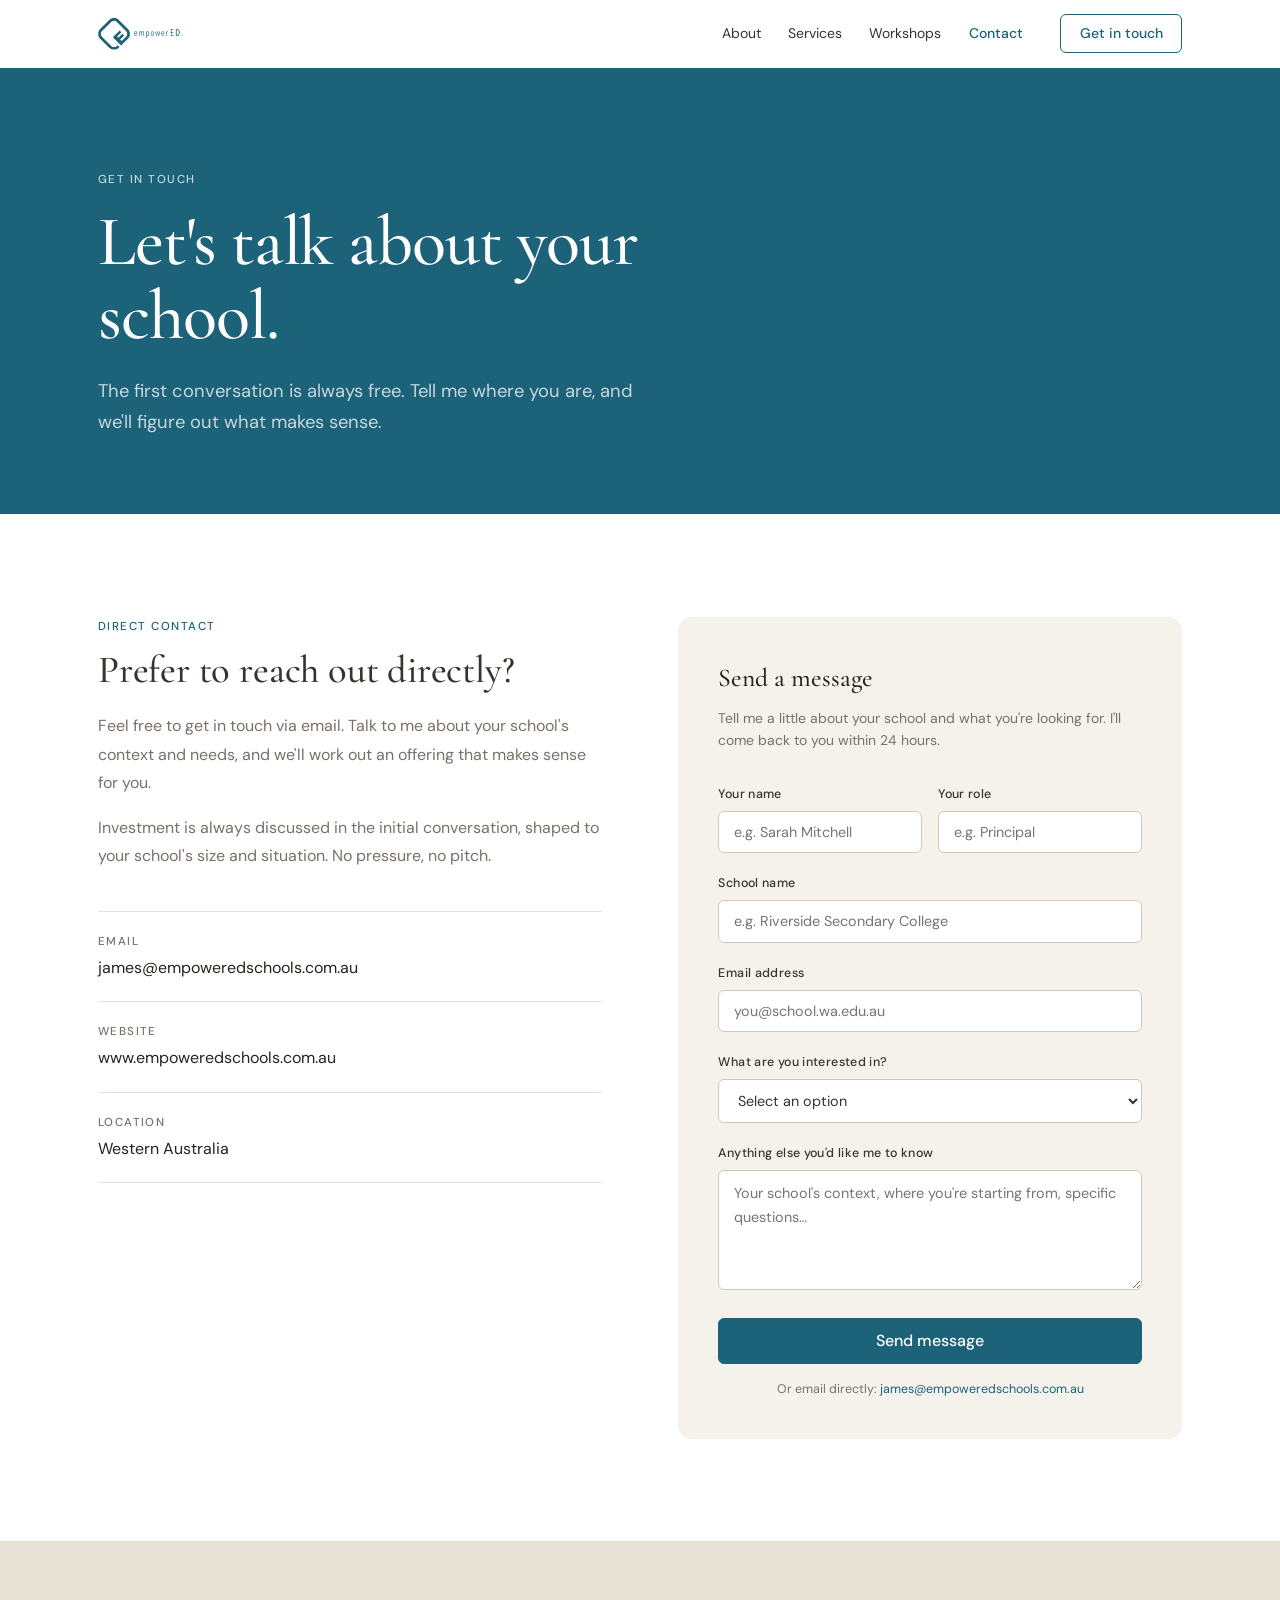
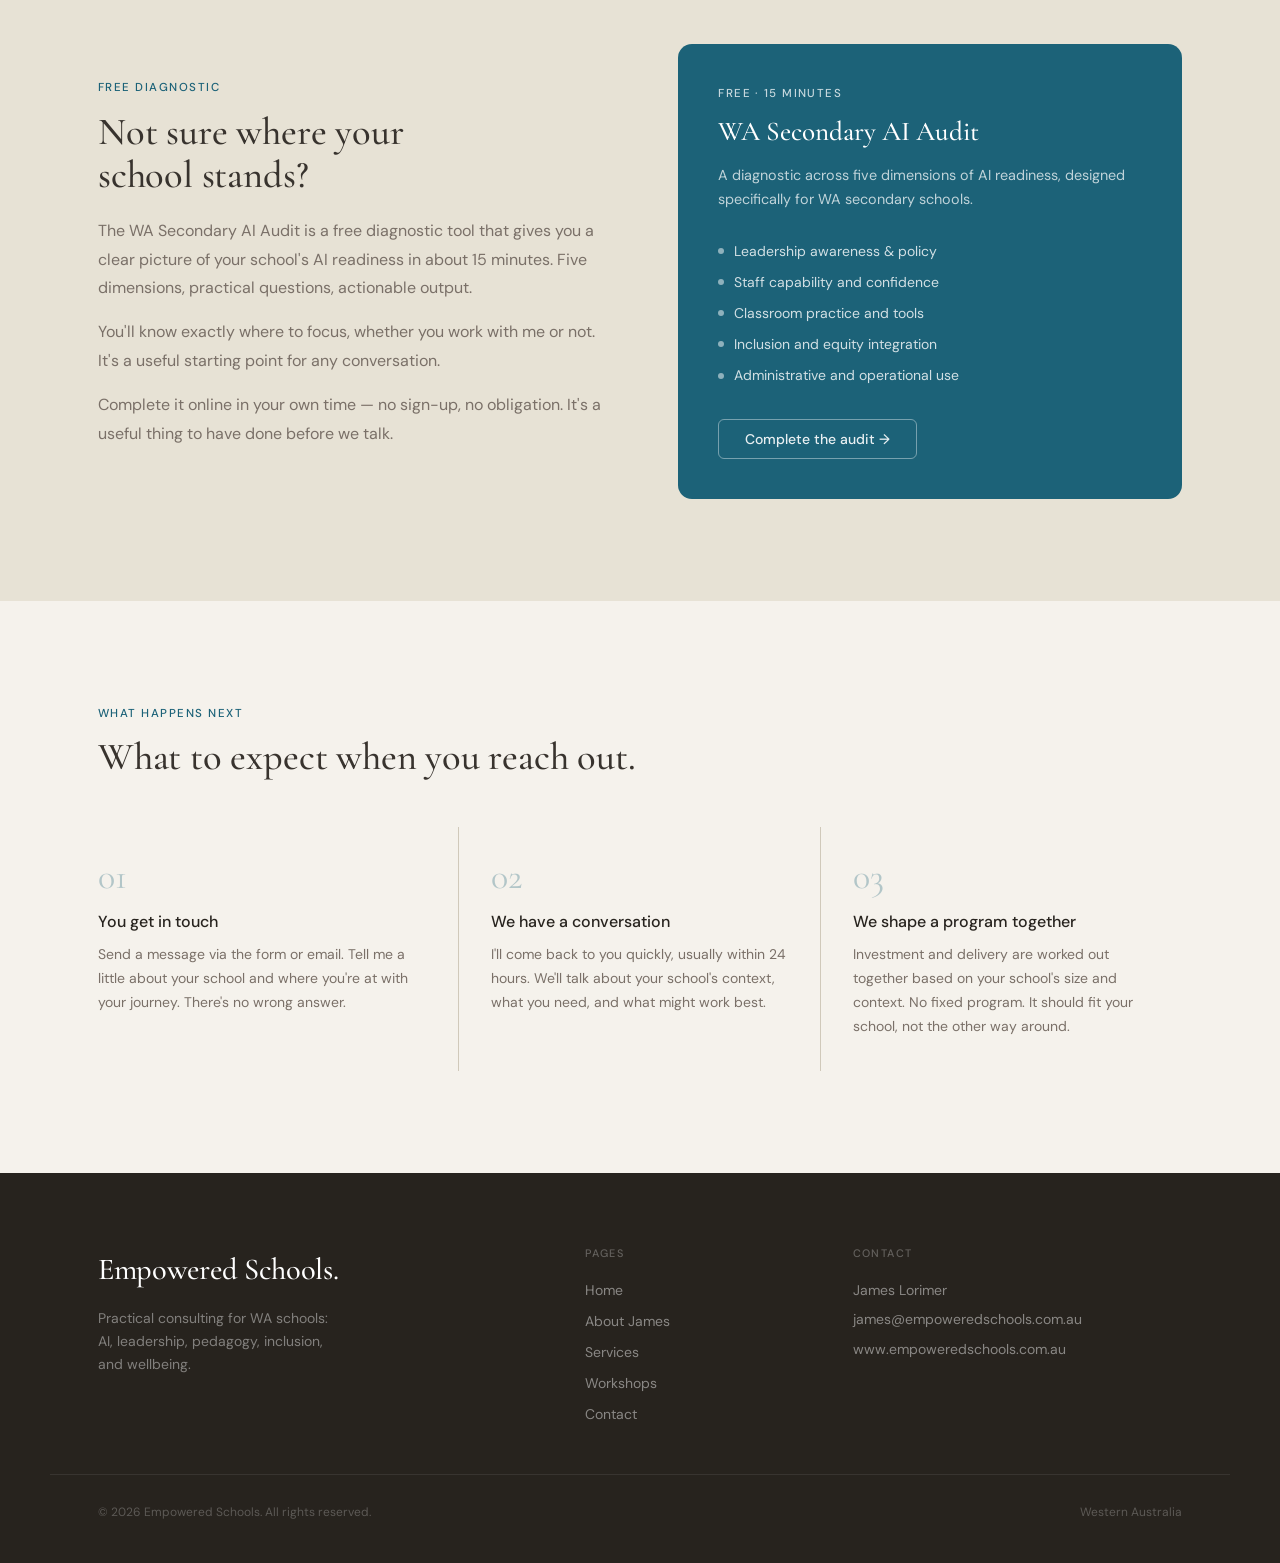
<file: contact.html>
<!DOCTYPE html>
<html lang="en-AU">
<head>
  <meta charset="UTF-8">
  <meta name="viewport" content="width=device-width, initial-scale=1.0">
  <title>Get in Touch | Empowered Schools</title>
  <meta name="description" content="Get in touch with James Lorimer at Empowered Schools to discuss educational consulting for your WA school.">
  <link rel="canonical" href="https://empoweredschools.com.au/contact.html">
  <link rel="icon" href="favicon.svg" type="image/svg+xml">
  <meta name="theme-color" content="#1C6278">
  <meta property="og:type" content="website">
  <meta property="og:site_name" content="Empowered Schools">
  <meta property="og:locale" content="en_AU">
  <meta property="og:title" content="Get in Touch | Empowered Schools">
  <meta property="og:description" content="Get in touch with James Lorimer at Empowered Schools to discuss educational consulting for your WA school.">
  <meta property="og:url" content="https://empoweredschools.com.au/contact.html">
  <meta property="og:image" content="https://empoweredschools.com.au/uploads/empowered-logo-social.png">
  <meta name="twitter:card" content="summary_large_image">
  <meta name="twitter:title" content="Get in Touch | Empowered Schools">
  <meta name="twitter:description" content="Get in touch with James Lorimer at Empowered Schools to discuss educational consulting for your WA school.">
  <meta name="twitter:image" content="https://empoweredschools.com.au/uploads/empowered-logo-social.png">
  <link rel="preconnect" href="https://fonts.googleapis.com">
  <link rel="preconnect" href="https://fonts.gstatic.com" crossorigin>
  <link href="https://fonts.googleapis.com/css2?family=Cormorant+Garamond:ital,wght@0,400;0,500;0,600;1,400;1,500&family=DM+Sans:opsz,wght@9..40,300;9..40,400;9..40,500&display=swap" rel="stylesheet">
  <link rel="stylesheet" href="shared.css">
  <style>
    /* ---- Contact layout ---- */
    .contact-section {
      background: var(--white);
      padding: var(--section-py) 0;
    }
    .contact-layout {
      display: grid;
      grid-template-columns: 1fr 1fr;
      gap: clamp(3rem, 6vw, 7rem);
      align-items: start;
    }

    /* ---- Left: direct contact ---- */
    .contact-left p {
      font-size: 1rem;
      color: var(--text-muted);
      line-height: 1.78;
      margin-bottom: 1rem;
    }
    .contact-direct {
      margin-top: 2.5rem;
      display: flex;
      flex-direction: column;
      gap: 0;
      border-top: 1px solid var(--stone);
    }
    .contact-row {
      display: flex;
      flex-direction: column;
      gap: 0.25rem;
      padding: 1.25rem 0;
      border-bottom: 1px solid var(--stone);
    }
    .contact-row-label {
      font-size: 0.72rem;
      font-weight: 500;
      letter-spacing: 0.12em;
      text-transform: uppercase;
      color: var(--text-muted);
    }
    .contact-row-value {
      font-size: 1rem;
      color: var(--charcoal);
      font-weight: 400;
      transition: color 0.15s;
    }
    a.contact-row-value:hover { color: var(--teal); }

    /* ---- Right: form ---- */
    .contact-form-wrap {
      background: var(--off-white);
      border-radius: 14px;
      padding: 2.5rem;
    }
    .contact-form-title {
      font-family: var(--font-display);
      font-size: 1.6rem;
      font-weight: 500;
      color: var(--charcoal);
      margin-bottom: 0.5rem;
    }
    .contact-form-sub {
      font-size: 0.875rem;
      color: var(--text-muted);
      line-height: 1.6;
      margin-bottom: 2rem;
    }
    .form-field {
      display: flex;
      flex-direction: column;
      gap: 0.4rem;
      margin-bottom: 1.25rem;
    }
    .form-field label {
      font-size: 0.78rem;
      font-weight: 500;
      color: var(--text);
      letter-spacing: 0.03em;
    }
    .form-field input,
    .form-field select,
    .form-field textarea {
      background: var(--white);
      border: 1.5px solid var(--stone-dark);
      border-radius: 6px;
      padding: 0.7rem 0.9rem;
      font-family: var(--font-sans);
      font-size: 0.9rem;
      color: var(--text);
      transition: border-color 0.15s;
      width: 100%;
      outline: none;
    }
    .form-field input:focus,
    .form-field select:focus,
    .form-field textarea:focus {
      border-color: var(--teal);
    }
    .form-field textarea {
      resize: vertical;
      min-height: 120px;
      line-height: 1.6;
    }
    .form-row {
      display: grid;
      grid-template-columns: 1fr 1fr;
      gap: 1rem;
    }
    .form-submit {
      width: 100%;
      justify-content: center;
      margin-top: 0.5rem;
    }
    .form-note {
      font-size: 0.78rem;
      color: var(--text-muted);
      text-align: center;
      margin-top: 1rem;
      line-height: 1.5;
    }
    .form-error {
      display: none;
      font-size: 0.85rem;
      color: #b3261e;
      text-align: center;
      margin-top: 1rem;
      line-height: 1.5;
    }

    /* ---- Success message ---- */
    .form-success {
      display: none;
      text-align: center;
      padding: 2rem;
    }
    .form-success-icon {
      width: 56px;
      height: 56px;
      background: var(--teal-pale);
      border-radius: 50%;
      display: flex;
      align-items: center;
      justify-content: center;
      margin: 0 auto 1.25rem;
      font-size: 1.5rem;
    }
    .form-success h3 {
      font-family: var(--font-display);
      font-size: 1.5rem;
      font-weight: 500;
      color: var(--charcoal);
      margin-bottom: 0.5rem;
    }
    .form-success p {
      font-size: 0.9rem;
      color: var(--text-muted);
      line-height: 1.65;
    }

    /* ---- Audit strip ---- */
    .audit-section {
      background: var(--stone);
      padding: var(--section-py) 0;
    }
    .audit-layout {
      display: grid;
      grid-template-columns: 1fr 1fr;
      gap: clamp(3rem, 6vw, 6rem);
      align-items: center;
    }
    .audit-text p {
      font-size: 1rem;
      color: var(--text-muted);
      line-height: 1.78;
      margin-bottom: 1rem;
    }
    .audit-card {
      background: var(--teal);
      color: white;
      border-radius: 14px;
      padding: 2.5rem;
    }
    .audit-card-label {
      font-size: 0.72rem;
      font-weight: 500;
      letter-spacing: 0.12em;
      text-transform: uppercase;
      color: rgba(255,255,255,0.75);
      margin-bottom: 0.85rem;
      display: block;
    }
    .audit-card h3 {
      font-family: var(--font-display);
      font-size: 1.7rem;
      font-weight: 500;
      color: white;
      margin-bottom: 0.85rem;
      line-height: 1.2;
    }
    .audit-card p {
      font-size: 0.9rem;
      color: rgba(255,255,255,0.72);
      line-height: 1.7;
      margin-bottom: 1.75rem;
    }
    .audit-dimensions {
      display: flex;
      flex-direction: column;
      gap: 0.5rem;
      margin-bottom: 2rem;
    }
    .audit-dim {
      display: flex;
      align-items: center;
      gap: 0.6rem;
      font-size: 0.875rem;
      color: rgba(255,255,255,0.8);
    }
    .audit-dim::before {
      content: '';
      width: 6px;
      height: 6px;
      background: rgba(255,255,255,0.5);
      border-radius: 50%;
      flex-shrink: 0;
    }

    /* ---- What to expect ---- */
    .expect-section {
      background: var(--off-white);
      padding: var(--section-py) 0;
    }
    .expect-steps {
      display: grid;
      grid-template-columns: repeat(3, 1fr);
      gap: 0;
      margin-top: 3rem;
      counter-reset: step;
    }
    .expect-step {
      padding: 2rem 2rem 2rem 0;
      border-right: 1px solid var(--stone-dark);
      counter-increment: step;
    }
    .expect-step:last-child { border-right: none; }
    .expect-step:not(:first-child) { padding-left: 2rem; }
    .step-num {
      font-family: var(--font-display);
      font-size: 2.25rem;
      font-weight: 400;
      color: var(--teal);
      opacity: 0.3;
      line-height: 1;
      margin-bottom: 0.85rem;
    }
    .expect-step h3 {
      font-size: 1rem;
      font-weight: 500;
      color: var(--charcoal);
      margin-bottom: 0.5rem;
    }
    .expect-step p {
      font-size: 0.875rem;
      color: var(--text-muted);
      line-height: 1.7;
    }

    @media (max-width: 900px) {
      .contact-layout { grid-template-columns: 1fr; }
      .audit-layout { grid-template-columns: 1fr; }
      .expect-steps { grid-template-columns: 1fr; }
      .expect-step { border-right: none; border-bottom: 1px solid var(--stone-dark); padding: 1.75rem 0; }
      .expect-step:last-child { border-bottom: none; }
      .expect-step:not(:first-child) { padding-left: 0; }
    }
    @media (max-width: 600px) {
      .form-row { grid-template-columns: 1fr; }
      .contact-form-wrap { padding: 1.75rem; }
    }
  </style>
</head>
<body>

<!-- NAV -->
<nav id="main-nav">
  <div class="nav-inner">
    <a href="index.html" class="nav-logo"><img src="uploads/empowered-logo.svg" alt="Empowered Schools"></a>
    <ul class="nav-links">
      <li><a href="about.html">About</a></li>
      <li><a href="services.html">Services</a></li>
      <li><a href="workshops.html">Workshops</a></li>
      <li><a href="contact.html" class="current">Contact</a></li>
    </ul>
    <a href="contact.html" class="nav-cta">Get in touch</a>
    <button class="nav-hamburger" aria-label="Open menu">
      <span></span><span></span><span></span>
    </button>
  </div>
  <div class="nav-mobile" id="nav-mobile">
    <a href="about.html">About</a>
    <a href="services.html">Services</a>
    <a href="workshops.html">Workshops</a>
    <a href="contact.html" class="current">Contact</a>
    <a href="mailto:james@empoweredschools.com.au" class="btn btn-primary">james@empoweredschools.com.au</a>
  </div>
</nav>

<!-- PAGE HERO -->
<div class="page-hero">
  <div class="container">
    <span class="page-hero-eyebrow">Get in touch</span>
    <h1 class="page-hero-title">Let's talk about your school.</h1>
    <p class="page-hero-sub">The first conversation is always free. Tell me where you are, and we'll figure out what makes sense.</p>
  </div>
</div>

<!-- CONTACT SECTION -->
<section class="contact-section">
  <div class="container">
    <div class="contact-layout">
      <!-- Left: direct -->
      <div class="contact-left">
        <span class="s-eyebrow">Direct contact</span>
        <h2 class="s-title">Prefer to reach out directly?</h2>
        <p>Feel free to get in touch via email. Talk to me about your school's context and needs, and we'll work out an offering that makes sense for you.</p>
        <p>Investment is always discussed in the initial conversation, shaped to your school's size and situation. No pressure, no pitch.</p>
        <div class="contact-direct">
          <div class="contact-row">
            <span class="contact-row-label">Email</span>
            <a href="mailto:james@empoweredschools.com.au" class="contact-row-value">james@empoweredschools.com.au</a>
          </div>
          <div class="contact-row">
            <span class="contact-row-label">Website</span>
            <a href="http://www.empoweredschools.com.au" class="contact-row-value">www.empoweredschools.com.au</a>
          </div>
          <div class="contact-row">
            <span class="contact-row-label">Location</span>
            <span class="contact-row-value">Western Australia</span>
          </div>
        </div>
      </div>

      <!-- Right: form -->
      <div>
        <div class="contact-form-wrap">
          <div class="contact-form-title">Send a message</div>
          <p class="contact-form-sub">Tell me a little about your school and what you're looking for. I'll come back to you within 24 hours.</p>
          <form id="contact-form" onsubmit="handleSubmit(event)">
            <div class="form-row">
              <div class="form-field">
                <label for="name">Your name</label>
                <input type="text" id="name" name="name" placeholder="e.g. Sarah Mitchell" required>
              </div>
              <div class="form-field">
                <label for="role">Your role</label>
                <input type="text" id="role" name="role" placeholder="e.g. Principal">
              </div>
            </div>
            <div class="form-field">
              <label for="school">School name</label>
              <input type="text" id="school" name="school" placeholder="e.g. Riverside Secondary College" required>
            </div>
            <div class="form-field">
              <label for="email">Email address</label>
              <input type="email" id="email" name="email" placeholder="you@school.wa.edu.au" required>
            </div>
            <div class="form-field">
              <label for="interest">What are you interested in?</label>
              <select id="interest" name="interest">
                <option value="">Select an option</option>
                <option value="ai">AI in Schools</option>
                <option value="leadership">Leadership Development</option>
                <option value="pedagogy">Pedagogy</option>
                <option value="inclusion">Inclusion Support</option>
                <option value="wellbeing">Wellbeing</option>
                <option value="network">Network / Large Group Session</option>
                <option value="ai-audit">WA AI Readiness Audit</option>
                <option value="other">Other / Not sure yet</option>
              </select>
            </div>
            <div class="form-field">
              <label for="message">Anything else you'd like me to know</label>
              <textarea id="message" name="message" placeholder="Your school's context, where you're starting from, specific questions…"></textarea>
            </div>
            <button type="submit" class="btn btn-primary btn-lg form-submit">Send message</button>
            <p class="form-error" id="form-error"></p>
            <p class="form-note">Or email directly: <a href="mailto:james@empoweredschools.com.au" class="link-teal">james@empoweredschools.com.au</a></p>
          </form>
          <div class="form-success" id="form-success">
            <div class="form-success-icon">✓</div>
            <h3>Message sent.</h3>
            <p>Thanks for reaching out. I'll come back to you within 24 hours, usually sooner.</p>
          </div>
        </div>
      </div>
    </div>
  </div>
</section>

<!-- AUDIT SECTION -->
<section class="audit-section">
  <div class="container">
    <div class="audit-layout">
      <div class="audit-text">
        <span class="s-eyebrow">Free diagnostic</span>
        <h2 class="s-title">Not sure where your school stands?</h2>
        <p>The WA Secondary AI Audit is a free diagnostic tool that gives you a clear picture of your school's AI readiness in about 15 minutes. Five dimensions, practical questions, actionable output.</p>
        <p>You'll know exactly where to focus, whether you work with me or not. It's a useful starting point for any conversation.</p>
        <p>Complete it online in your own time — no sign-up, no obligation. It's a useful thing to have done before we talk.</p>
      </div>
      <div class="audit-card">
        <span class="audit-card-label">Free · 15 minutes</span>
        <h3>WA Secondary AI Audit</h3>
        <p>A diagnostic across five dimensions of AI readiness, designed specifically for WA secondary schools.</p>
        <div class="audit-dimensions">
          <div class="audit-dim">Leadership awareness &amp; policy</div>
          <div class="audit-dim">Staff capability and confidence</div>
          <div class="audit-dim">Classroom practice and tools</div>
          <div class="audit-dim">Inclusion and equity integration</div>
          <div class="audit-dim">Administrative and operational use</div>
        </div>
        <a href="https://audit.empoweredschools.com.au" class="btn btn-ghost-white">Complete the audit →</a>
      </div>
    </div>
  </div>
</section>

<!-- WHAT TO EXPECT -->
<section class="expect-section">
  <div class="container">
    <span class="s-eyebrow">What happens next</span>
    <h2 class="s-title">What to expect when you reach out.</h2>
    <div class="expect-steps">
      <div class="expect-step">
        <div class="step-num">01</div>
        <h3>You get in touch</h3>
        <p>Send a message via the form or email. Tell me a little about your school and where you're at with your journey. There's no wrong answer.</p>
      </div>
      <div class="expect-step">
        <div class="step-num">02</div>
        <h3>We have a conversation</h3>
        <p>I'll come back to you quickly, usually within 24 hours. We'll talk about your school's context, what you need, and what might work best.</p>
      </div>
      <div class="expect-step">
        <div class="step-num">03</div>
        <h3>We shape a program together</h3>
        <p>Investment and delivery are worked out together based on your school's size and context. No fixed program. It should fit your school, not the other way around.</p>
      </div>
    </div>
  </div>
</section>

<!-- FOOTER -->
<footer class="site-footer">
  <div class="footer-grid">
    <div>
      <div class="footer-brand">Empowered Schools.</div>
      <p class="footer-desc">Practical consulting for WA schools: AI, leadership, pedagogy, inclusion, and wellbeing.</p>
    </div>
    <div>
      <span class="footer-col-label">Pages</span>
      <nav class="footer-nav-links">
        <a href="index.html">Home</a>
        <a href="about.html">About James</a>
        <a href="services.html">Services</a>
        <a href="workshops.html">Workshops</a>
        <a href="contact.html">Contact</a>
      </nav>
    </div>
    <div>
      <span class="footer-col-label">Contact</span>
      <div class="footer-contact-items">
        <span>James Lorimer</span>
        <a href="mailto:james@empoweredschools.com.au">james@empoweredschools.com.au</a>
        <a href="http://www.empoweredschools.com.au">www.empoweredschools.com.au</a>
      </div>
    </div>
  </div>
  <div class="footer-bottom">
    <span>© 2026 Empowered Schools. All rights reserved.</span>
    <span>Western Australia</span>
  </div>
</footer>

<script src="shared.js"></script>
<script>
  const FORMSPREE_ENDPOINT = 'https://formspree.io/f/xkolonel';

  async function handleSubmit(e) {
    e.preventDefault();
    const form = document.getElementById('contact-form');
    const success = document.getElementById('form-success');
    const errorEl = document.getElementById('form-error');
    const btn = form.querySelector('.form-submit');
    const originalLabel = btn.textContent;

    errorEl.style.display = 'none';
    btn.disabled = true;
    btn.textContent = 'Sending…';

    const name = document.getElementById('name').value;
    const school = document.getElementById('school').value;
    const data = new FormData(form);
    data.append('_subject', 'Enquiry from ' + name + ' - ' + school);

    try {
      const res = await fetch(FORMSPREE_ENDPOINT, {
        method: 'POST',
        body: data,
        headers: { 'Accept': 'application/json' }
      });
      if (res.ok) {
        form.style.display = 'none';
        success.style.display = 'block';
      } else {
        const json = await res.json().catch(() => ({}));
        const msg = (json.errors && json.errors.map(er => er.message).join(', '))
          || 'Sorry, something went wrong. Please email james@empoweredschools.com.au directly.';
        errorEl.textContent = msg;
        errorEl.style.display = 'block';
        btn.disabled = false;
        btn.textContent = originalLabel;
      }
    } catch (err) {
      errorEl.textContent = 'Network error — please email james@empoweredschools.com.au directly.';
      errorEl.style.display = 'block';
      btn.disabled = false;
      btn.textContent = originalLabel;
    }
  }
</script>
</body>
</html>
</file>
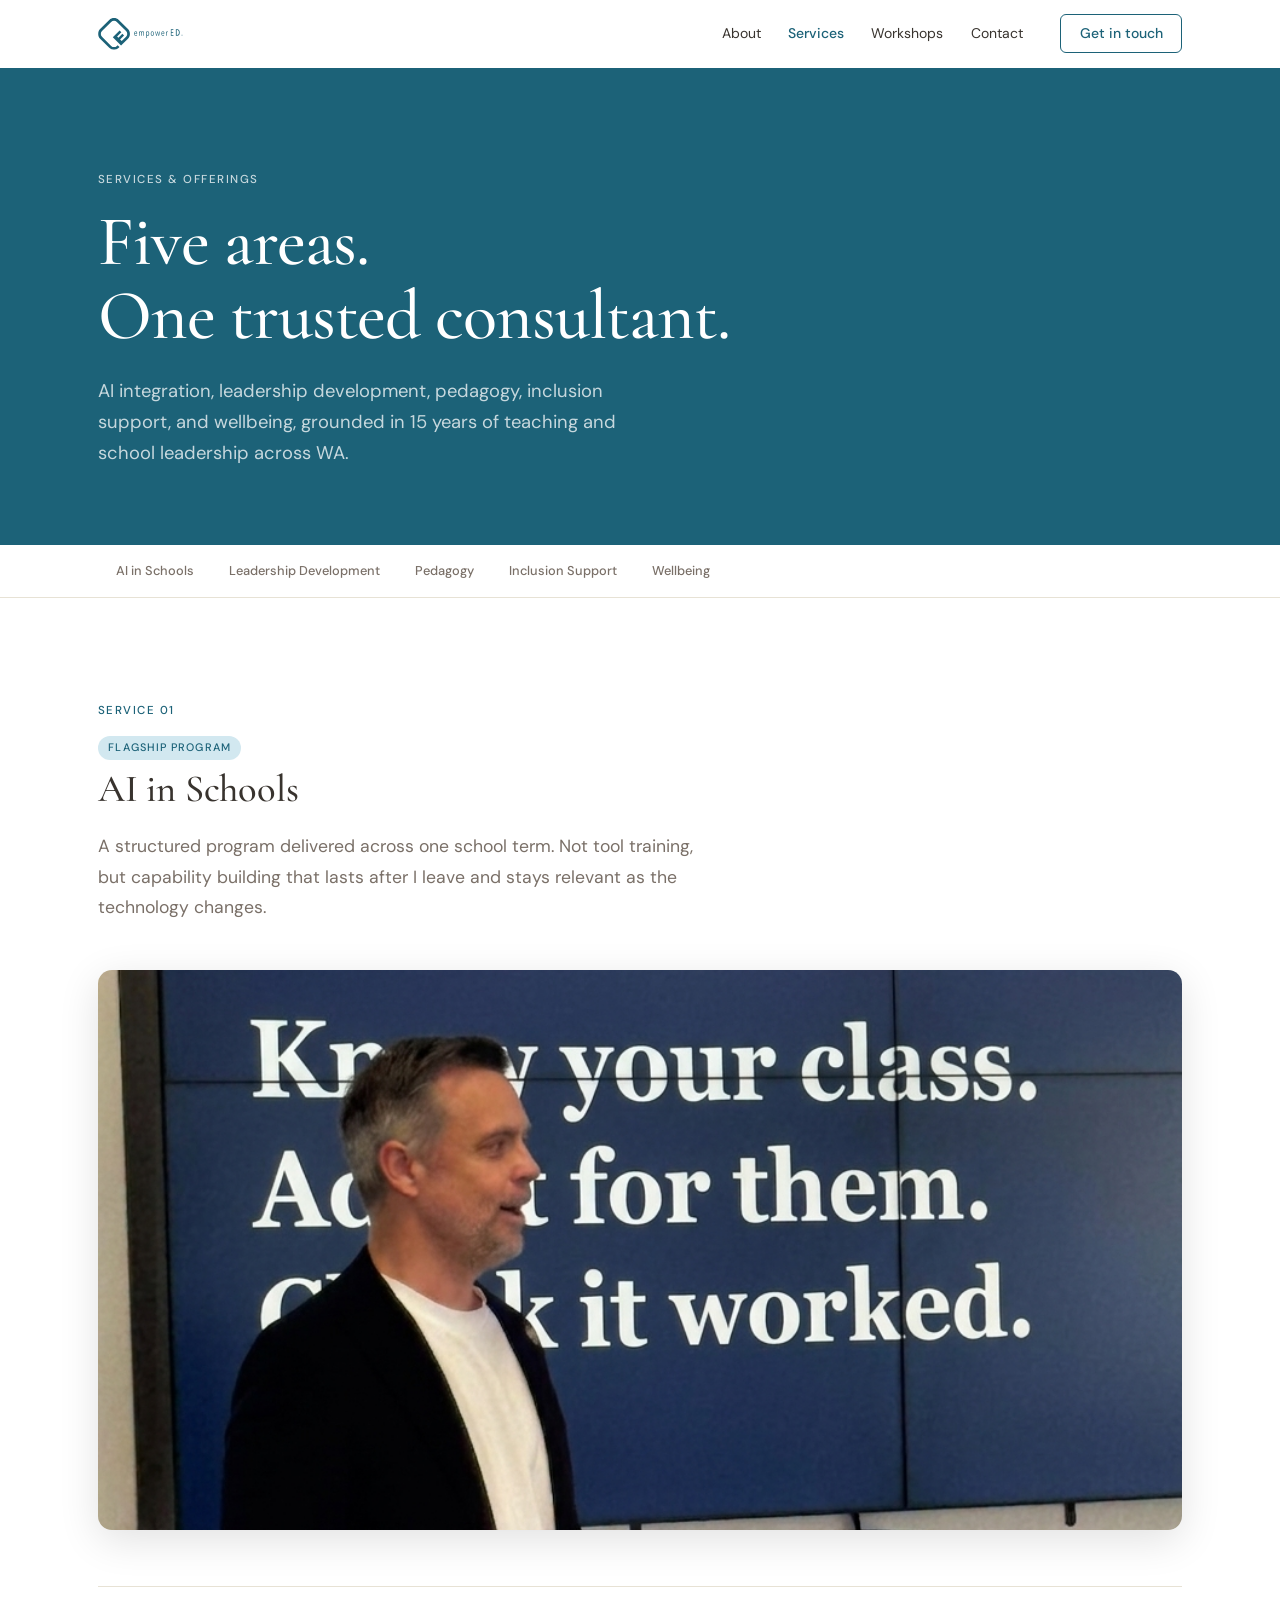
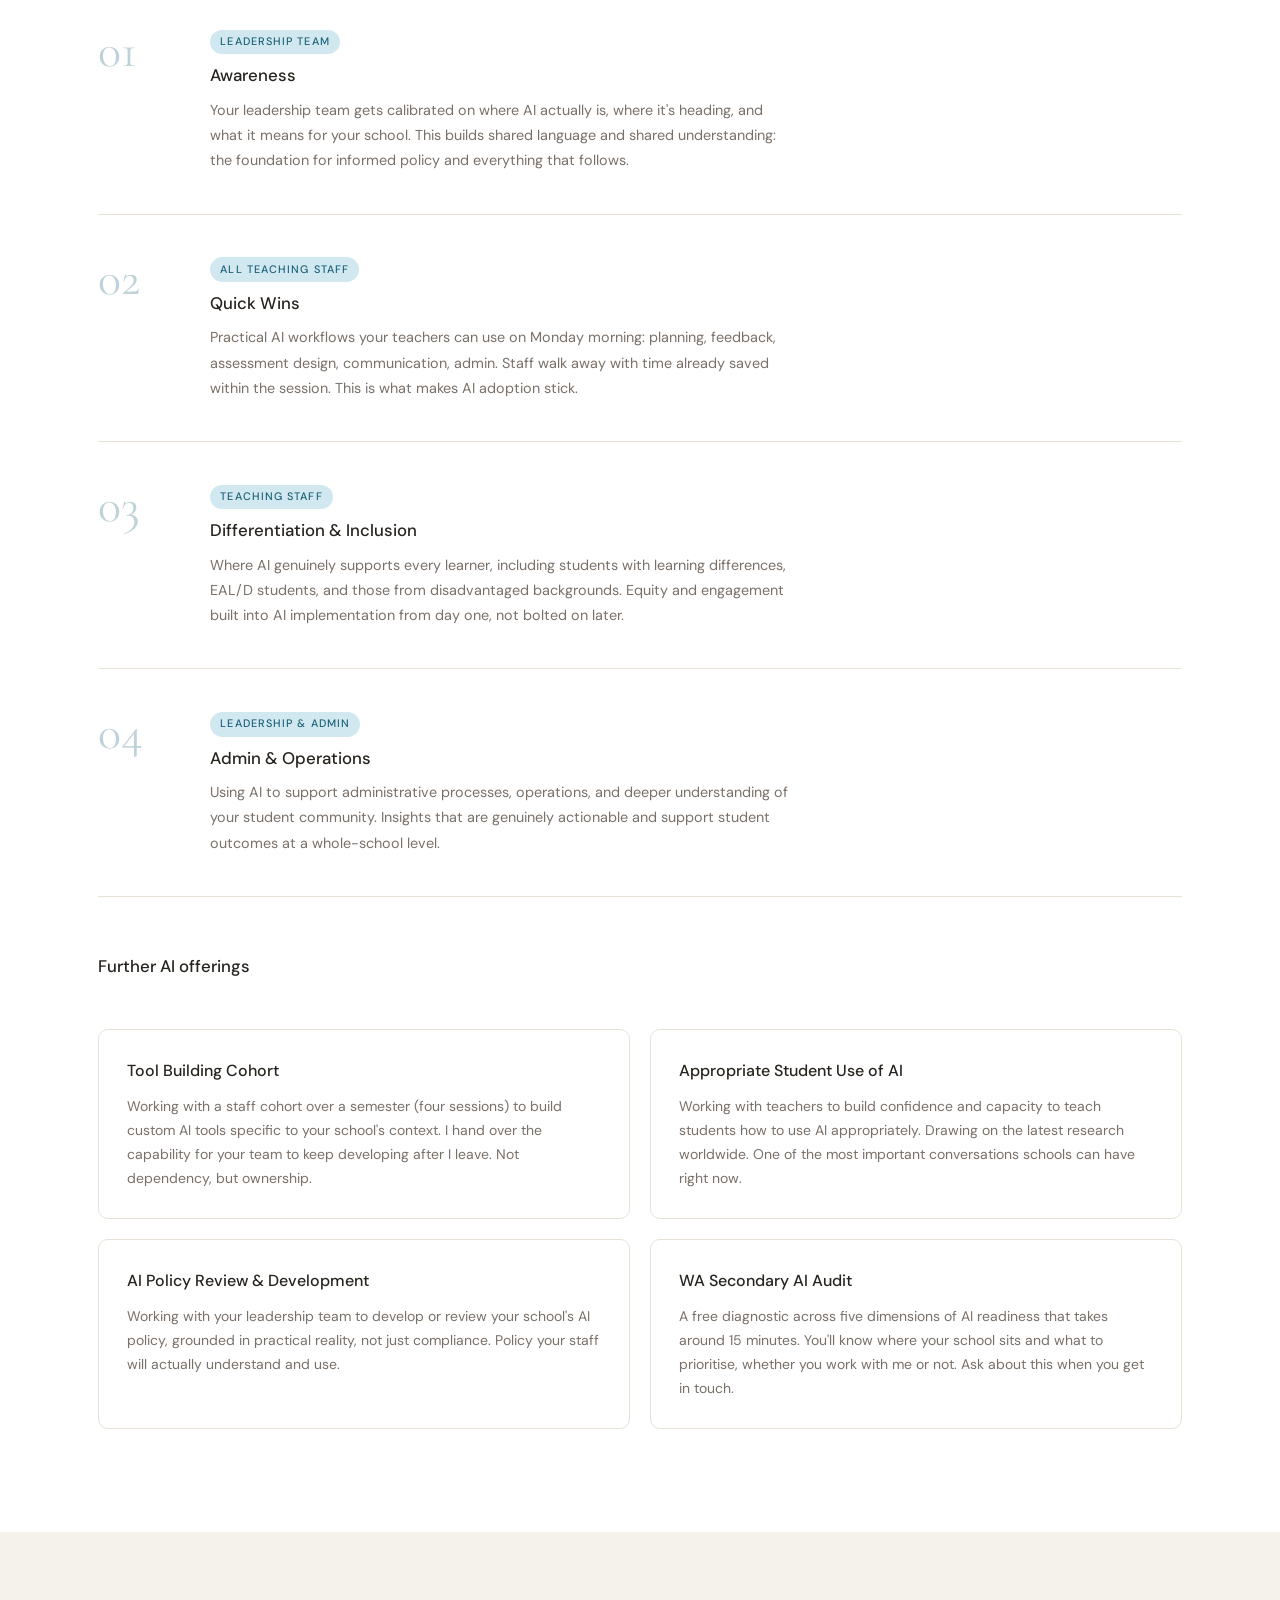
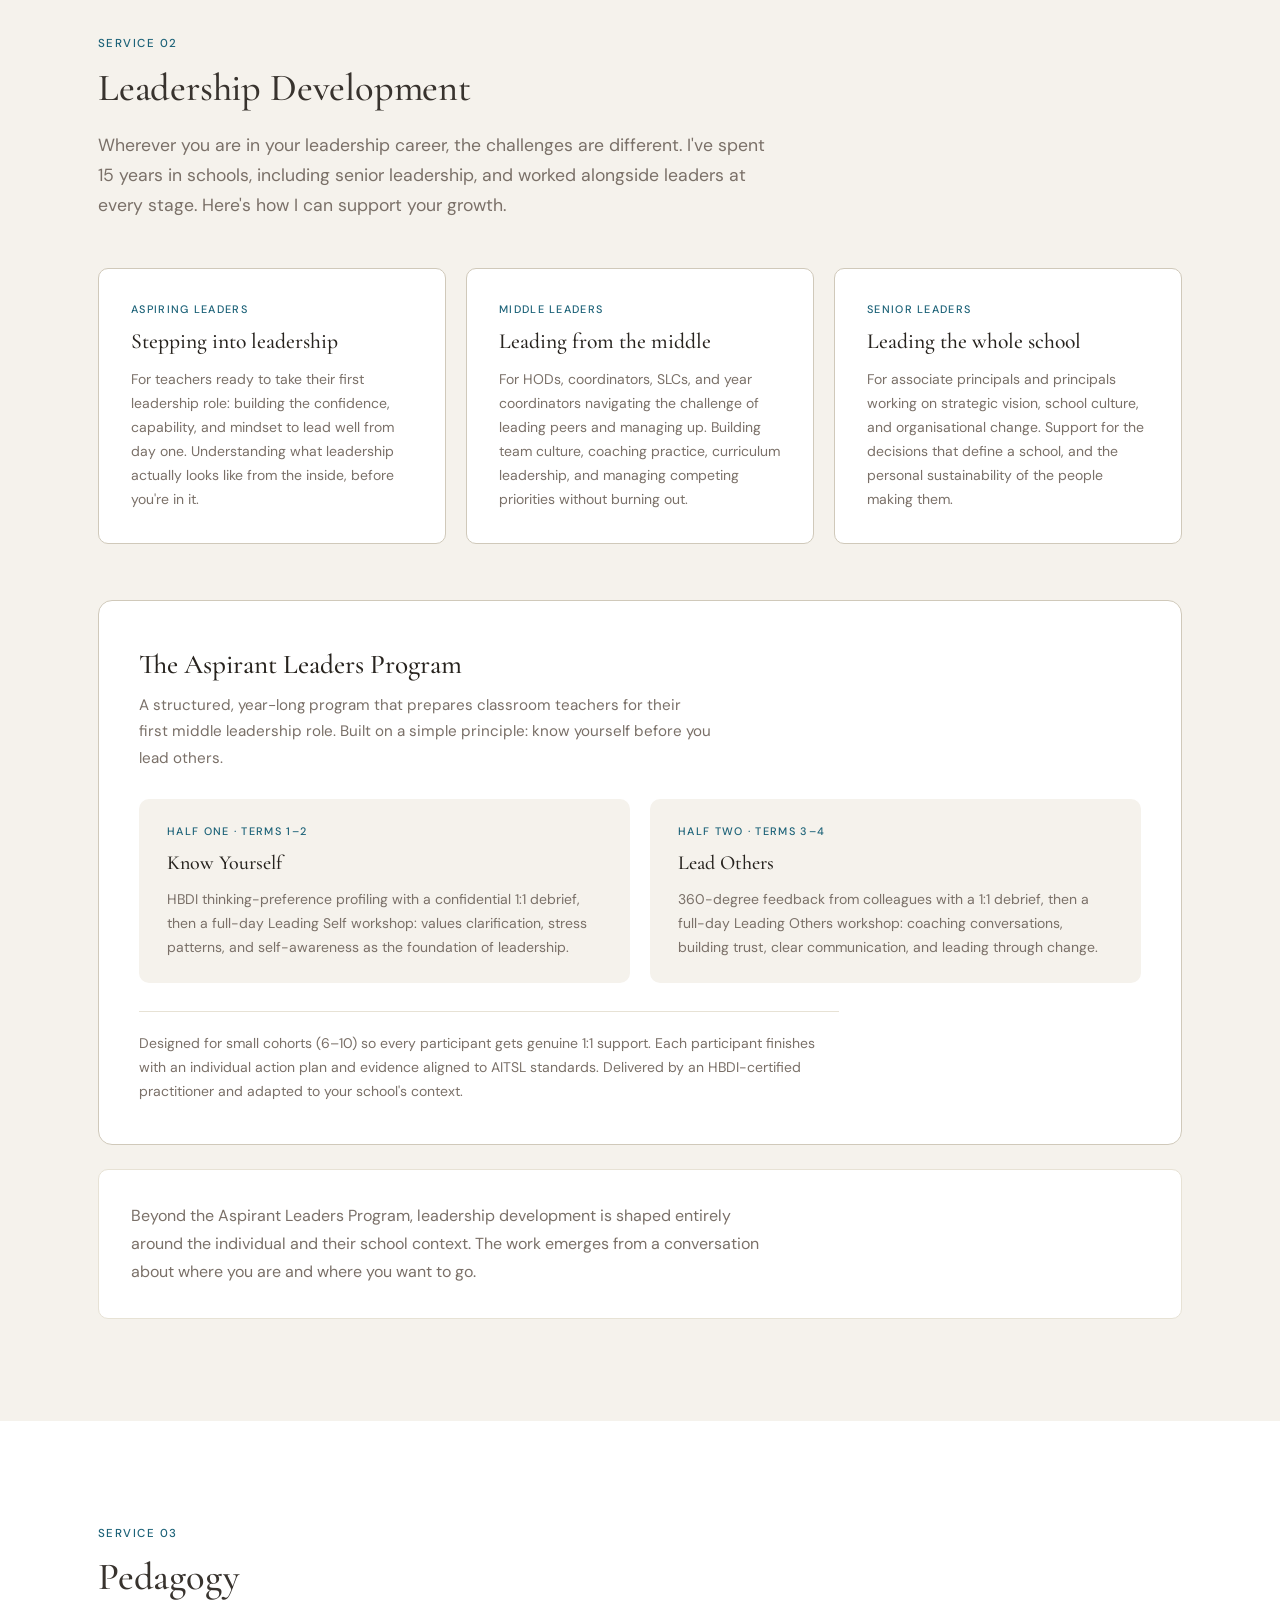
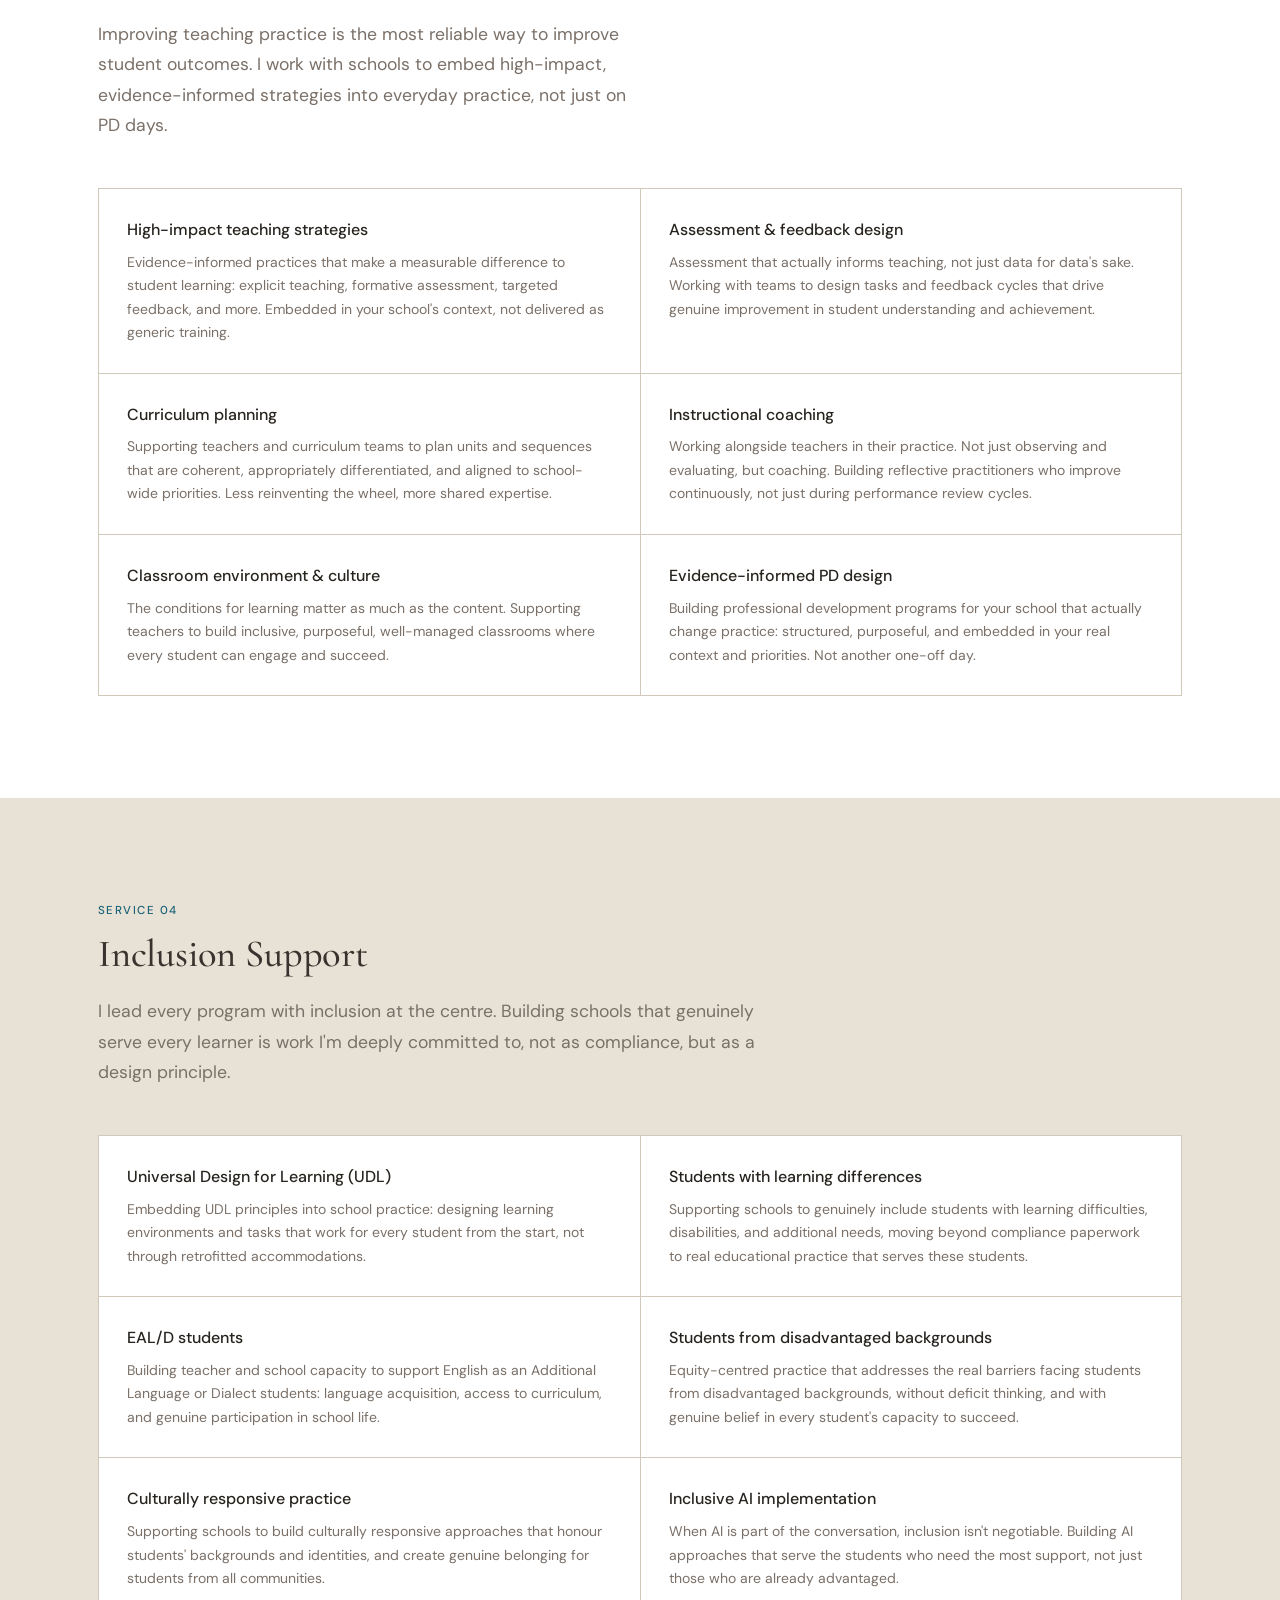
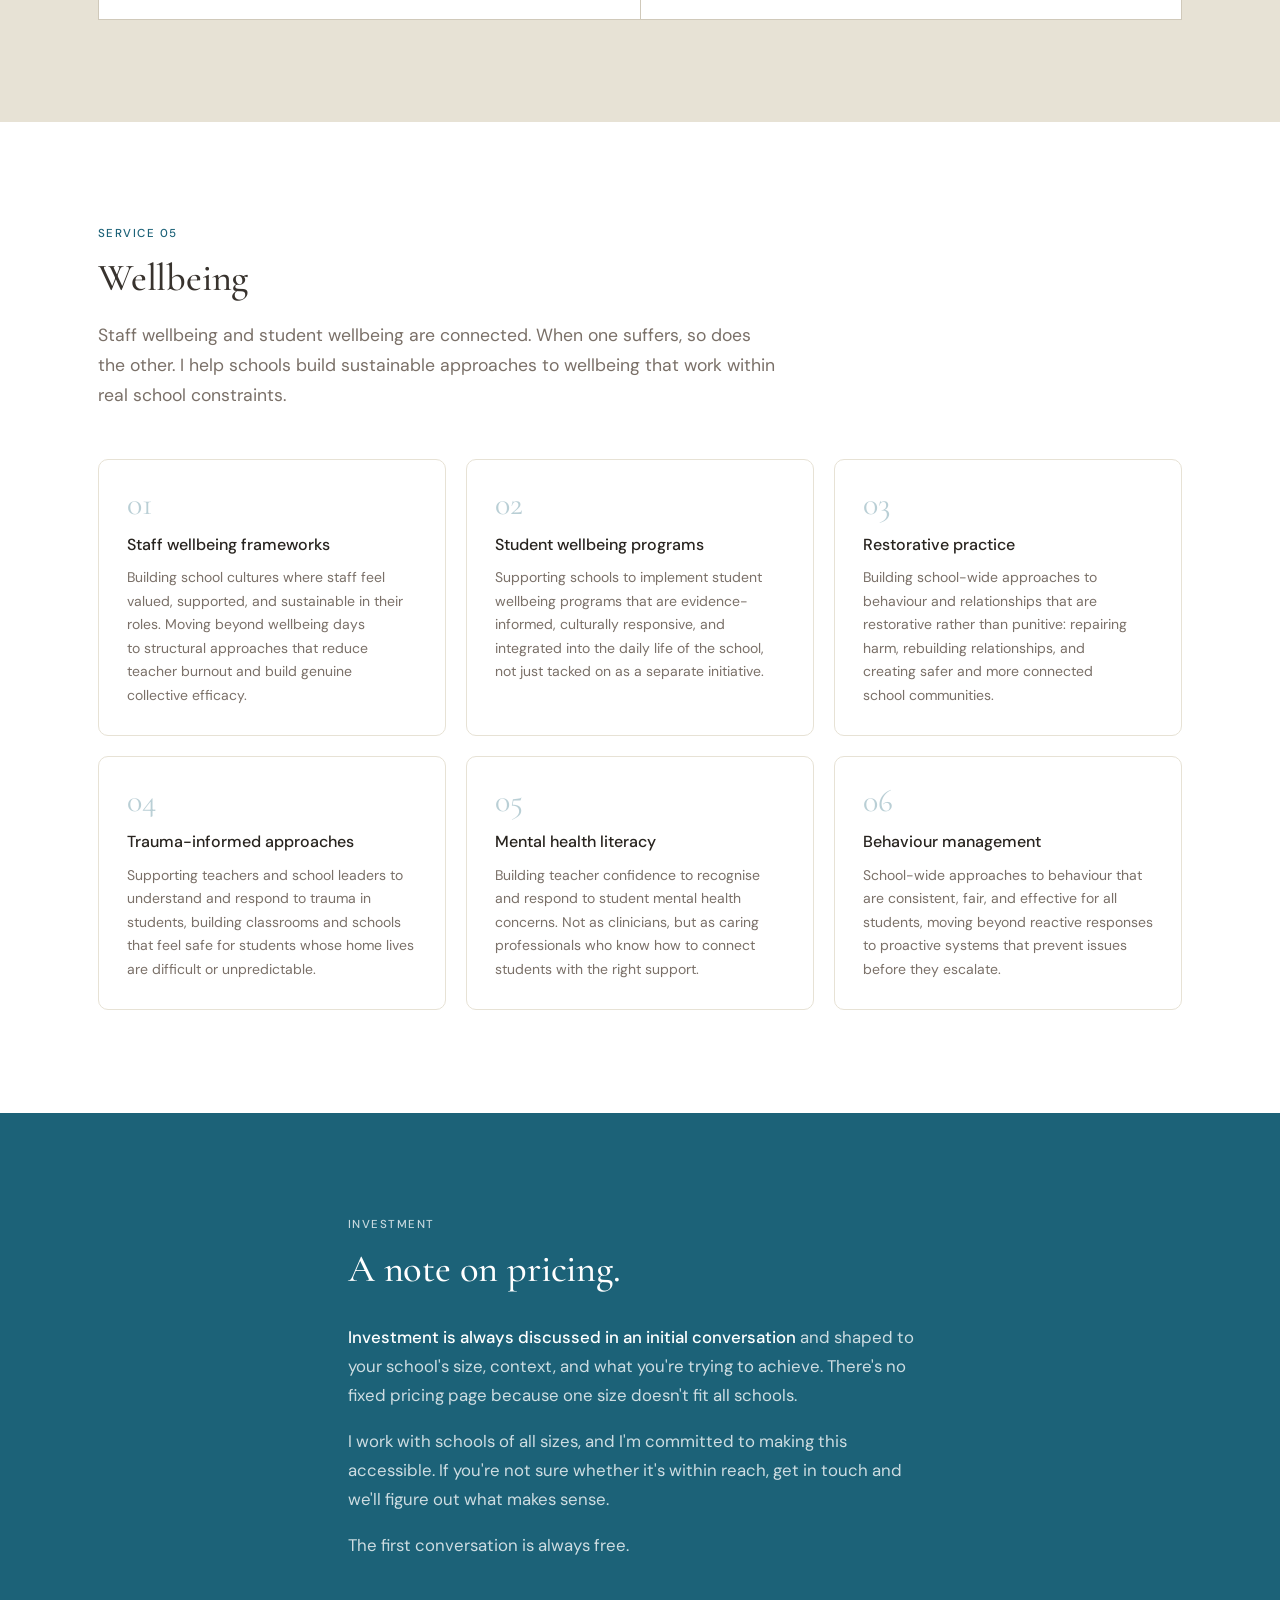
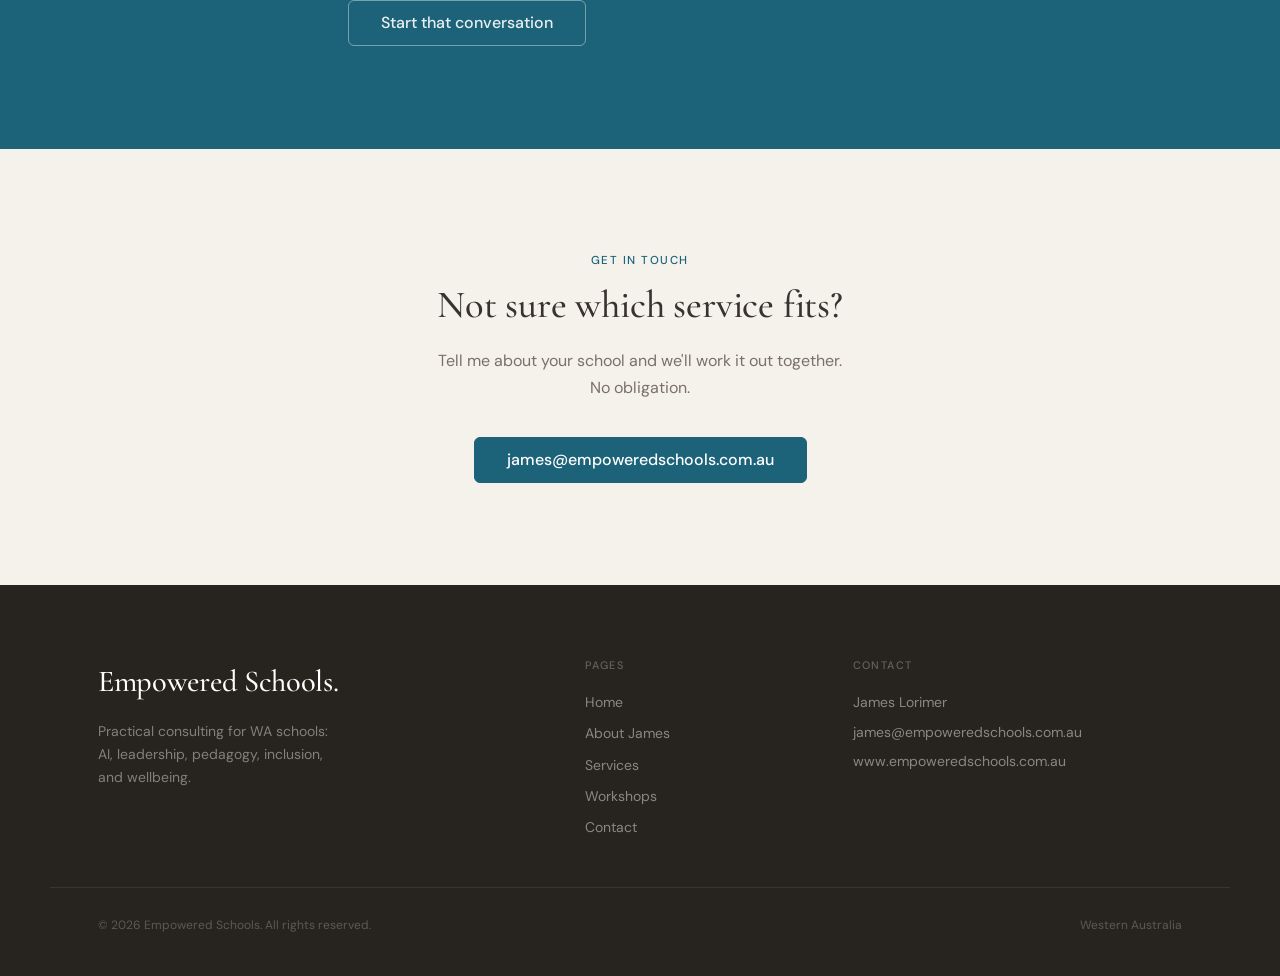
<file: services.html>
<!DOCTYPE html>
<html lang="en-AU">
<head>
  <meta charset="UTF-8">
  <meta name="viewport" content="width=device-width, initial-scale=1.0">
  <title>Services | Empowered Schools</title>
  <meta name="description" content="Empowered Schools services: AI in Schools, Leadership Development, Pedagogy, Inclusion Support, and Wellbeing. Consulting for WA schools by James Lorimer.">
  <link rel="canonical" href="https://empoweredschools.com.au/services.html">
  <link rel="icon" href="favicon.svg" type="image/svg+xml">
  <meta name="theme-color" content="#1C6278">
  <meta property="og:type" content="website">
  <meta property="og:site_name" content="Empowered Schools">
  <meta property="og:locale" content="en_AU">
  <meta property="og:title" content="Services | Empowered Schools">
  <meta property="og:description" content="Empowered Schools services: AI in Schools, Leadership Development, Pedagogy, Inclusion Support, and Wellbeing. Consulting for WA schools by James Lorimer.">
  <meta property="og:url" content="https://empoweredschools.com.au/services.html">
  <meta property="og:image" content="https://empoweredschools.com.au/uploads/empowered-logo-social.png">
  <meta name="twitter:card" content="summary_large_image">
  <meta name="twitter:title" content="Services | Empowered Schools">
  <meta name="twitter:description" content="Empowered Schools services: AI in Schools, Leadership Development, Pedagogy, Inclusion Support, and Wellbeing. Consulting for WA schools by James Lorimer.">
  <meta name="twitter:image" content="https://empoweredschools.com.au/uploads/empowered-logo-social.png">
  <link rel="preconnect" href="https://fonts.googleapis.com">
  <link rel="preconnect" href="https://fonts.gstatic.com" crossorigin>
  <link href="https://fonts.googleapis.com/css2?family=Cormorant+Garamond:ital,wght@0,400;0,500;0,600;1,400;1,500&family=DM+Sans:opsz,wght@9..40,300;9..40,400;9..40,500&display=swap" rel="stylesheet">
  <link rel="stylesheet" href="shared.css">
  <style>
    /* ---- Service nav strip ---- */
    .service-nav {
      background: var(--white);
      border-bottom: 1px solid var(--stone);
      position: sticky;
      top: var(--nav-h);
      z-index: 90;
    }
    .service-nav-inner {
      max-width: var(--max-w);
      margin: 0 auto;
      padding: 0 var(--gutter);
      display: flex;
      gap: 0;
      overflow-x: auto;
      -webkit-overflow-scrolling: touch;
    }
    .service-nav-link {
      font-size: 0.8rem;
      font-weight: 500;
      color: var(--text-muted);
      padding: 0.9rem 1.1rem;
      white-space: nowrap;
      border-bottom: 2px solid transparent;
      transition: color 0.15s, border-color 0.15s;
      display: block;
      text-decoration: none;
    }
    .service-nav-link:hover { color: var(--teal); }
    .service-nav-link.active { color: var(--teal); border-color: var(--teal); }

    /* ---- Shared service section ---- */
    .service-section {
      padding: var(--section-py) 0;
      scroll-margin-top: calc(var(--nav-h) + 48px);
    }

    /* ---- Session rows (AI section) ---- */
    .sessions-detail { margin-top: 3.5rem; }
    .session-row {
      display: grid;
      grid-template-columns: 80px 1fr;
      gap: 2rem;
      padding: 2.5rem 0;
      border-bottom: 1px solid var(--stone);
      align-items: start;
    }
    .session-row:first-child { border-top: 1px solid var(--stone); }
    .session-row-num {
      font-family: var(--font-display);
      font-size: 3rem;
      font-weight: 400;
      color: var(--teal);
      opacity: 0.28;
      line-height: 1;
    }
    .session-tag {
      display: inline-block;
      font-size: 0.68rem;
      font-weight: 500;
      letter-spacing: 0.1em;
      text-transform: uppercase;
      color: var(--teal);
      background: var(--teal-pale);
      padding: 0.2rem 0.65rem;
      border-radius: 100px;
      margin-bottom: 0.5rem;
    }
    .session-row h3 {
      font-size: 1.05rem;
      font-weight: 500;
      color: var(--charcoal);
      margin-bottom: 0.5rem;
    }
    .session-row p {
      font-size: 0.9rem;
      color: var(--text-muted);
      line-height: 1.75;
      max-width: 580px;
    }

    /* ---- AI feature photo band ---- */
    .ai-feature {
      margin-top: 3rem;
      border-radius: 14px;
      overflow: hidden;
      box-shadow: 0 10px 40px rgba(0,0,0,0.12);
    }
    .ai-feature img {
      width: 100%;
      height: 560px;
      object-fit: cover;
      object-position: center 30%;
      display: block;
    }

    /* ---- Further offerings grid ---- */
    .further-grid {
      display: grid;
      grid-template-columns: repeat(2, 1fr);
      gap: 1.25rem;
      margin-top: 3rem;
    }
    .further-card {
      background: var(--white);
      border-radius: 10px;
      padding: 1.75rem;
      border: 1px solid var(--stone);
    }
    .further-card h3 {
      font-size: 1rem;
      font-weight: 500;
      color: var(--charcoal);
      margin-bottom: 0.6rem;
    }
    .further-card p {
      font-size: 0.875rem;
      color: var(--text-muted);
      line-height: 1.72;
    }

    /* ---- Career stage cards (Leadership section) ---- */
    .career-grid {
      display: grid;
      grid-template-columns: repeat(3, 1fr);
      gap: 1.25rem;
      margin-top: 3rem;
    }
    .career-card {
      border-radius: 10px;
      padding: 2rem;
      border: 1px solid var(--stone-dark);
      background: var(--white);
    }
    .career-stage {
      font-size: 0.68rem;
      font-weight: 500;
      letter-spacing: 0.12em;
      text-transform: uppercase;
      color: var(--teal);
      margin-bottom: 0.6rem;
      display: block;
    }
    .career-card h3 {
      font-family: var(--font-display);
      font-size: 1.35rem;
      font-weight: 500;
      color: var(--charcoal);
      margin-bottom: 0.75rem;
      line-height: 1.2;
    }
    .career-card p {
      font-size: 0.875rem;
      color: var(--text-muted);
      line-height: 1.72;
    }

    /* ---- Aspirant Leaders Program panel ---- */
    .alp-panel {
      margin-top: 3.5rem;
      background: var(--white);
      border: 1px solid var(--stone-dark);
      border-radius: 14px;
      padding: 2.5rem;
    }
    .alp-head h3 {
      font-family: var(--font-display);
      font-size: 1.7rem;
      font-weight: 500;
      color: var(--charcoal);
      margin: 0.5rem 0 0.65rem;
      line-height: 1.2;
    }
    .alp-head p {
      font-size: 0.95rem;
      color: var(--text-muted);
      line-height: 1.72;
      max-width: 620px;
    }
    .alp-halves {
      display: grid;
      grid-template-columns: 1fr 1fr;
      gap: 1.25rem;
      margin: 1.75rem 0;
    }
    .alp-half {
      background: var(--off-white);
      border-radius: 10px;
      padding: 1.5rem 1.75rem;
    }
    .alp-half-label {
      font-size: 0.68rem;
      font-weight: 500;
      letter-spacing: 0.12em;
      text-transform: uppercase;
      color: var(--teal);
      display: block;
      margin-bottom: 0.4rem;
    }
    .alp-half h4 {
      font-family: var(--font-display);
      font-size: 1.25rem;
      font-weight: 500;
      color: var(--charcoal);
      margin-bottom: 0.5rem;
    }
    .alp-half p {
      font-size: 0.875rem;
      color: var(--text-muted);
      line-height: 1.7;
    }
    .alp-foot {
      font-size: 0.875rem;
      color: var(--text-muted);
      line-height: 1.7;
      border-top: 1px solid var(--stone);
      padding-top: 1.25rem;
      max-width: 700px;
    }

    .further-section   { margin-top: 3.5rem; }
    .further-heading   { font-size: 1.05rem; font-weight: 500; color: var(--charcoal); margin-bottom: 1.5rem; }
    .content-panel     { margin-top: 1.5rem; padding: 2rem; background: var(--white); border-radius: 10px; border: 1px solid var(--stone); }
    .content-panel p   { font-size: 1rem; color: var(--text-muted); line-height: 1.75; max-width: 640px; }
    .practice-item--white { background: var(--white); }
    .investment-cta    { margin-top: 2.5rem; }
    .investment-section .s-title { margin-bottom: 2rem; }

    /* ---- Practice areas (Pedagogy, Inclusion) ---- */
    .practice-grid {
      display: grid;
      grid-template-columns: repeat(2, 1fr);
      gap: 0;
      margin-top: 3rem;
      border-top: 1px solid var(--stone-dark);
      border-left: 1px solid var(--stone-dark);
    }
    .practice-item {
      padding: 1.75rem;
      border-right: 1px solid var(--stone-dark);
      border-bottom: 1px solid var(--stone-dark);
    }
    .practice-item h3 {
      font-size: 1rem;
      font-weight: 500;
      color: var(--charcoal);
      margin-bottom: 0.45rem;
    }
    .practice-item p {
      font-size: 0.875rem;
      color: var(--text-muted);
      line-height: 1.68;
    }

    /* ---- Wellbeing pillars ---- */
    .wellbeing-grid {
      display: grid;
      grid-template-columns: repeat(3, 1fr);
      gap: 1.25rem;
      margin-top: 3rem;
    }
    .wb-pillar {
      background: var(--white);
      border-radius: 10px;
      padding: 1.75rem;
      border: 1px solid var(--stone);
    }
    .wb-num {
      font-family: var(--font-display);
      font-size: 2rem;
      font-weight: 400;
      color: var(--teal);
      opacity: 0.3;
      line-height: 1;
      margin-bottom: 0.75rem;
      display: block;
    }
    .wb-pillar h3 {
      font-size: 1rem;
      font-weight: 500;
      color: var(--charcoal);
      margin-bottom: 0.5rem;
    }
    .wb-pillar p {
      font-size: 0.875rem;
      color: var(--text-muted);
      line-height: 1.68;
    }

    /* ---- Investment ---- */
    .investment-section {
      background: var(--teal);
      color: white;
      padding: var(--section-py) 0;
    }
    .investment-inner {
      max-width: var(--max-w-narrow);
      margin: 0 auto;
      padding: 0 var(--gutter);
    }
    .investment-inner p {
      font-size: 1.05rem;
      line-height: 1.75;
      color: rgba(255,255,255,0.78);
      margin-bottom: 1rem;
    }
    .investment-inner strong { color: white; font-weight: 500; }

    /* ---- Section intro override ---- */
    .s-intro--wide { max-width: 680px; }

    @media (max-width: 900px) {
      .career-grid { grid-template-columns: 1fr; }
      .further-grid { grid-template-columns: 1fr; }
      .wellbeing-grid { grid-template-columns: repeat(2, 1fr); }
      .alp-halves { grid-template-columns: 1fr; }
      .alp-panel { padding: 1.75rem; }
    }
    @media (max-width: 600px) {
      .session-row { grid-template-columns: 50px 1fr; gap: 1.25rem; }
      .session-row-num { font-size: 2rem; }
      .ai-feature img { height: 320px; }
      .practice-grid { grid-template-columns: 1fr; }
      .wellbeing-grid { grid-template-columns: 1fr; }
    }
  </style>
</head>
<body>

<!-- NAV -->
<nav id="main-nav">
  <div class="nav-inner">
    <a href="index.html" class="nav-logo"><img src="uploads/empowered-logo.svg" alt="Empowered Schools"></a>
    <ul class="nav-links">
      <li><a href="about.html">About</a></li>
      <li><a href="services.html" class="current">Services</a></li>
      <li><a href="workshops.html">Workshops</a></li>
      <li><a href="contact.html">Contact</a></li>
    </ul>
    <a href="contact.html" class="nav-cta">Get in touch</a>
    <button class="nav-hamburger" aria-label="Open menu">
      <span></span><span></span><span></span>
    </button>
  </div>
  <div class="nav-mobile" id="nav-mobile">
    <a href="about.html">About</a>
    <a href="services.html" class="current">Services</a>
    <a href="workshops.html">Workshops</a>
    <a href="contact.html">Contact</a>
    <a href="contact.html" class="btn btn-primary">Get in touch</a>
  </div>
</nav>

<!-- PAGE HERO -->
<div class="page-hero">
  <div class="container">
    <span class="page-hero-eyebrow">Services &amp; Offerings</span>
    <h1 class="page-hero-title">Five areas.<br>One trusted consultant.</h1>
    <p class="page-hero-sub">AI integration, leadership development, pedagogy, inclusion support, and wellbeing, grounded in 15 years of teaching and school leadership across WA.</p>
  </div>
</div>

<!-- SERVICE NAV STRIP -->
<div class="service-nav">
  <div class="service-nav-inner">
    <a href="#ai" class="service-nav-link">AI in Schools</a>
    <a href="#leadership" class="service-nav-link">Leadership Development</a>
    <a href="#pedagogy" class="service-nav-link">Pedagogy</a>
    <a href="#inclusion" class="service-nav-link">Inclusion Support</a>
    <a href="#wellbeing" class="service-nav-link">Wellbeing</a>
  </div>
</div>

<!-- ============ AI IN SCHOOLS ============ -->
<section class="service-section bg-white" id="ai">
  <div class="container">
    <span class="s-eyebrow">Service 01</span>
    <span class="session-tag">Flagship program</span>
    <h2 class="s-title">AI in Schools</h2>
    <p class="s-intro s-intro--wide">A structured program delivered across one school term. Not tool training, but capability building that lasts after I leave and stays relevant as the technology changes.</p>

    <div class="ai-feature">
      <img src="uploads/james-presenting-ai.png" alt="James Lorimer presenting an AI in Education workshop">
    </div>

    <div class="sessions-detail">
      <div class="session-row">
        <div class="session-row-num">01</div>
        <div>
          <span class="session-tag">Leadership team</span>
          <h3>Awareness</h3>
          <p>Your leadership team gets calibrated on where AI actually is, where it's heading, and what it means for your school. This builds shared language and shared understanding: the foundation for informed policy and everything that follows.</p>
        </div>
      </div>
      <div class="session-row">
        <div class="session-row-num">02</div>
        <div>
          <span class="session-tag">All teaching staff</span>
          <h3>Quick Wins</h3>
          <p>Practical AI workflows your teachers can use on Monday morning: planning, feedback, assessment design, communication, admin. Staff walk away with time already saved within the session. This is what makes AI adoption stick.</p>
        </div>
      </div>
      <div class="session-row">
        <div class="session-row-num">03</div>
        <div>
          <span class="session-tag">Teaching staff</span>
          <h3>Differentiation &amp; Inclusion</h3>
          <p>Where AI genuinely supports every learner, including students with learning differences, EAL/D students, and those from disadvantaged backgrounds. Equity and engagement built into AI implementation from day one, not bolted on later.</p>
        </div>
      </div>
      <div class="session-row">
        <div class="session-row-num">04</div>
        <div>
          <span class="session-tag">Leadership &amp; admin</span>
          <h3>Admin &amp; Operations</h3>
          <p>Using AI to support administrative processes, operations, and deeper understanding of your student community. Insights that are genuinely actionable and support student outcomes at a whole-school level.</p>
        </div>
      </div>
    </div>

    <div class="further-section">
      <h3 class="further-heading">Further AI offerings</h3>
      <div class="further-grid">
        <div class="further-card">
          <h3>Tool Building Cohort</h3>
          <p>Working with a staff cohort over a semester (four sessions) to build custom AI tools specific to your school's context. I hand over the capability for your team to keep developing after I leave. Not dependency, but ownership.</p>
        </div>
        <div class="further-card">
          <h3>Appropriate Student Use of AI</h3>
          <p>Working with teachers to build confidence and capacity to teach students how to use AI appropriately. Drawing on the latest research worldwide. One of the most important conversations schools can have right now.</p>
        </div>
        <div class="further-card">
          <h3>AI Policy Review &amp; Development</h3>
          <p>Working with your leadership team to develop or review your school's AI policy, grounded in practical reality, not just compliance. Policy your staff will actually understand and use.</p>
        </div>
        <div class="further-card">
          <h3>WA Secondary AI Audit</h3>
          <p>A free diagnostic across five dimensions of AI readiness that takes around 15 minutes. You'll know where your school sits and what to prioritise, whether you work with me or not. Ask about this when you get in touch.</p>
        </div>
      </div>
    </div>
  </div>
</section>

<!-- ============ LEADERSHIP DEVELOPMENT ============ -->
<section class="service-section bg-off-white" id="leadership">
  <div class="container">
    <span class="s-eyebrow">Service 02</span>
    <h2 class="s-title">Leadership Development</h2>
    <p class="s-intro s-intro--wide">Wherever you are in your leadership career, the challenges are different. I've spent 15 years in schools, including senior leadership, and worked alongside leaders at every stage. Here's how I can support your growth.</p>

    <div class="career-grid">
      <div class="career-card">
        <span class="career-stage">Aspiring leaders</span>
        <h3>Stepping into leadership</h3>
        <p>For teachers ready to take their first leadership role: building the confidence, capability, and mindset to lead well from day one. Understanding what leadership actually looks like from the inside, before you're in it.</p>
      </div>
      <div class="career-card">
        <span class="career-stage">Middle leaders</span>
        <h3>Leading from the middle</h3>
        <p>For HODs, coordinators, SLCs, and year coordinators navigating the challenge of leading peers and managing up. Building team culture, coaching practice, curriculum leadership, and managing competing priorities without burning out.</p>
      </div>
      <div class="career-card">
        <span class="career-stage">Senior leaders</span>
        <h3>Leading the whole school</h3>
        <p>For associate principals and principals working on strategic vision, school culture, and organisational change. Support for the decisions that define a school, and the personal sustainability of the people making them.</p>
      </div>
    </div>

    <!-- Aspirant Leaders Program feature -->
    <div class="alp-panel">
      <div class="alp-head">
        <h3>The Aspirant Leaders Program</h3>
        <p>A structured, year-long program that prepares classroom teachers for their first middle leadership role. Built on a simple principle: know yourself before you lead others.</p>
      </div>
      <div class="alp-halves">
        <div class="alp-half">
          <span class="alp-half-label">Half one · Terms 1&ndash;2</span>
          <h4>Know Yourself</h4>
          <p>HBDI thinking-preference profiling with a confidential 1:1 debrief, then a full-day Leading Self workshop: values clarification, stress patterns, and self-awareness as the foundation of leadership.</p>
        </div>
        <div class="alp-half">
          <span class="alp-half-label">Half two · Terms 3&ndash;4</span>
          <h4>Lead Others</h4>
          <p>360-degree feedback from colleagues with a 1:1 debrief, then a full-day Leading Others workshop: coaching conversations, building trust, clear communication, and leading through change.</p>
        </div>
      </div>
      <p class="alp-foot">Designed for small cohorts (6&ndash;10) so every participant gets genuine 1:1 support. Each participant finishes with an individual action plan and evidence aligned to AITSL standards. Delivered by an HBDI-certified practitioner and adapted to your school's context.</p>
    </div>

    <div class="content-panel">
      <p>Beyond the Aspirant Leaders Program, leadership development is shaped entirely around the individual and their school context. The work emerges from a conversation about where you are and where you want to go.</p>
    </div>
  </div>
</section>

<!-- ============ PEDAGOGY ============ -->
<section class="service-section bg-white" id="pedagogy">
  <div class="container">
    <span class="s-eyebrow">Service 03</span>
    <h2 class="s-title">Pedagogy</h2>
    <p class="s-intro">Improving teaching practice is the most reliable way to improve student outcomes. I work with schools to embed high-impact, evidence-informed strategies into everyday practice, not just on PD days.</p>

    <div class="practice-grid">
      <div class="practice-item">
        <h3>High-impact teaching strategies</h3>
        <p>Evidence-informed practices that make a measurable difference to student learning: explicit teaching, formative assessment, targeted feedback, and more. Embedded in your school's context, not delivered as generic training.</p>
      </div>
      <div class="practice-item">
        <h3>Assessment &amp; feedback design</h3>
        <p>Assessment that actually informs teaching, not just data for data's sake. Working with teams to design tasks and feedback cycles that drive genuine improvement in student understanding and achievement.</p>
      </div>
      <div class="practice-item">
        <h3>Curriculum planning</h3>
        <p>Supporting teachers and curriculum teams to plan units and sequences that are coherent, appropriately differentiated, and aligned to school-wide priorities. Less reinventing the wheel, more shared expertise.</p>
      </div>
      <div class="practice-item">
        <h3>Instructional coaching</h3>
        <p>Working alongside teachers in their practice. Not just observing and evaluating, but coaching. Building reflective practitioners who improve continuously, not just during performance review cycles.</p>
      </div>
      <div class="practice-item">
        <h3>Classroom environment &amp; culture</h3>
        <p>The conditions for learning matter as much as the content. Supporting teachers to build inclusive, purposeful, well-managed classrooms where every student can engage and succeed.</p>
      </div>
      <div class="practice-item">
        <h3>Evidence-informed PD design</h3>
        <p>Building professional development programs for your school that actually change practice: structured, purposeful, and embedded in your real context and priorities. Not another one-off day.</p>
      </div>
    </div>
  </div>
</section>

<!-- ============ INCLUSION SUPPORT ============ -->
<section class="service-section bg-stone" id="inclusion">
  <div class="container">
    <span class="s-eyebrow">Service 04</span>
    <h2 class="s-title">Inclusion Support</h2>
    <p class="s-intro s-intro--wide">I lead every program with inclusion at the centre. Building schools that genuinely serve every learner is work I'm deeply committed to, not as compliance, but as a design principle.</p>

    <div class="practice-grid">
      <div class="practice-item practice-item--white">
        <h3>Universal Design for Learning (UDL)</h3>
        <p>Embedding UDL principles into school practice: designing learning environments and tasks that work for every student from the start, not through retrofitted accommodations.</p>
      </div>
      <div class="practice-item practice-item--white">
        <h3>Students with learning differences</h3>
        <p>Supporting schools to genuinely include students with learning difficulties, disabilities, and additional needs, moving beyond compliance paperwork to real educational practice that serves these students.</p>
      </div>
      <div class="practice-item practice-item--white">
        <h3>EAL/D students</h3>
        <p>Building teacher and school capacity to support English as an Additional Language or Dialect students: language acquisition, access to curriculum, and genuine participation in school life.</p>
      </div>
      <div class="practice-item practice-item--white">
        <h3>Students from disadvantaged backgrounds</h3>
        <p>Equity-centred practice that addresses the real barriers facing students from disadvantaged backgrounds, without deficit thinking, and with genuine belief in every student's capacity to succeed.</p>
      </div>
      <div class="practice-item practice-item--white">
        <h3>Culturally responsive practice</h3>
        <p>Supporting schools to build culturally responsive approaches that honour students' backgrounds and identities, and create genuine belonging for students from all communities.</p>
      </div>
      <div class="practice-item practice-item--white">
        <h3>Inclusive AI implementation</h3>
        <p>When AI is part of the conversation, inclusion isn't negotiable. Building AI approaches that serve the students who need the most support, not just those who are already advantaged.</p>
      </div>
    </div>
  </div>
</section>

<!-- ============ WELLBEING ============ -->
<section class="service-section bg-white" id="wellbeing">
  <div class="container">
    <span class="s-eyebrow">Service 05</span>
    <h2 class="s-title">Wellbeing</h2>
    <p class="s-intro s-intro--wide">Staff wellbeing and student wellbeing are connected. When one suffers, so does the other. I help schools build sustainable approaches to wellbeing that work within real school constraints.</p>

    <div class="wellbeing-grid">
      <div class="wb-pillar">
        <span class="wb-num">01</span>
        <h3>Staff wellbeing frameworks</h3>
        <p>Building school cultures where staff feel valued, supported, and sustainable in their roles. Moving beyond wellbeing days to structural approaches that reduce teacher burnout and build genuine collective efficacy.</p>
      </div>
      <div class="wb-pillar">
        <span class="wb-num">02</span>
        <h3>Student wellbeing programs</h3>
        <p>Supporting schools to implement student wellbeing programs that are evidence-informed, culturally responsive, and integrated into the daily life of the school, not just tacked on as a separate initiative.</p>
      </div>
      <div class="wb-pillar">
        <span class="wb-num">03</span>
        <h3>Restorative practice</h3>
        <p>Building school-wide approaches to behaviour and relationships that are restorative rather than punitive: repairing harm, rebuilding relationships, and creating safer and more connected school communities.</p>
      </div>
      <div class="wb-pillar">
        <span class="wb-num">04</span>
        <h3>Trauma-informed approaches</h3>
        <p>Supporting teachers and school leaders to understand and respond to trauma in students, building classrooms and schools that feel safe for students whose home lives are difficult or unpredictable.</p>
      </div>
      <div class="wb-pillar">
        <span class="wb-num">05</span>
        <h3>Mental health literacy</h3>
        <p>Building teacher confidence to recognise and respond to student mental health concerns. Not as clinicians, but as caring professionals who know how to connect students with the right support.</p>
      </div>
      <div class="wb-pillar">
        <span class="wb-num">06</span>
        <h3>Behaviour management</h3>
        <p>School-wide approaches to behaviour that are consistent, fair, and effective for all students, moving beyond reactive responses to proactive systems that prevent issues before they escalate.</p>
      </div>
    </div>
  </div>
</section>

<!-- INVESTMENT -->
<section class="investment-section">
  <div class="investment-inner">
    <span class="s-eyebrow s-eyebrow--light">Investment</span>
    <h2 class="s-title s-title--white">A note on pricing.</h2>
    <p><strong>Investment is always discussed in an initial conversation</strong> and shaped to your school's size, context, and what you're trying to achieve. There's no fixed pricing page because one size doesn't fit all schools.</p>
    <p>I work with schools of all sizes, and I'm committed to making this accessible. If you're not sure whether it's within reach, get in touch and we'll figure out what makes sense.</p>
    <p>The first conversation is always free.</p>
    <div class="investment-cta">
      <a href="contact.html" class="btn btn-ghost-white btn-lg">Start that conversation</a>
    </div>
  </div>
</section>

<!-- CTA -->
<div class="cta-band">
  <div class="container-narrow">
    <span class="s-eyebrow s-eyebrow--center">Get in touch</span>
    <h2 class="s-title s-title--center">Not sure which service fits?</h2>
    <p>Tell me about your school and we'll work it out together. No obligation.</p>
    <a href="mailto:james@empoweredschools.com.au" class="btn btn-primary btn-lg">james@empoweredschools.com.au</a>
  </div>
</div>

<!-- FOOTER -->
<footer class="site-footer">
  <div class="footer-grid">
    <div>
      <div class="footer-brand">Empowered Schools.</div>
      <p class="footer-desc">Practical consulting for WA schools: AI, leadership, pedagogy, inclusion, and wellbeing.</p>
    </div>
    <div>
      <span class="footer-col-label">Pages</span>
      <nav class="footer-nav-links">
        <a href="index.html">Home</a>
        <a href="about.html">About James</a>
        <a href="services.html">Services</a>
        <a href="workshops.html">Workshops</a>
        <a href="contact.html">Contact</a>
      </nav>
    </div>
    <div>
      <span class="footer-col-label">Contact</span>
      <div class="footer-contact-items">
        <span>James Lorimer</span>
        <a href="mailto:james@empoweredschools.com.au">james@empoweredschools.com.au</a>
        <a href="http://www.empoweredschools.com.au">www.empoweredschools.com.au</a>
      </div>
    </div>
  </div>
  <div class="footer-bottom">
    <span>© 2026 Empowered Schools. All rights reserved.</span>
    <span>Western Australia</span>
  </div>
</footer>

<script src="shared.js"></script>
<script>
  window.addEventListener('scroll', () => {
    const sections = ['ai','leadership','pedagogy','inclusion','wellbeing'];
    const links = document.querySelectorAll('.service-nav-link');
    let active = '';
    sections.forEach(id => {
      const el = document.getElementById(id);
      if (el && window.scrollY >= el.offsetTop - 120) active = id;
    });
    links.forEach(l => {
      l.classList.toggle('active', l.getAttribute('href') === '#' + active);
    });
  });
</script>
</body>
</html>
</file>
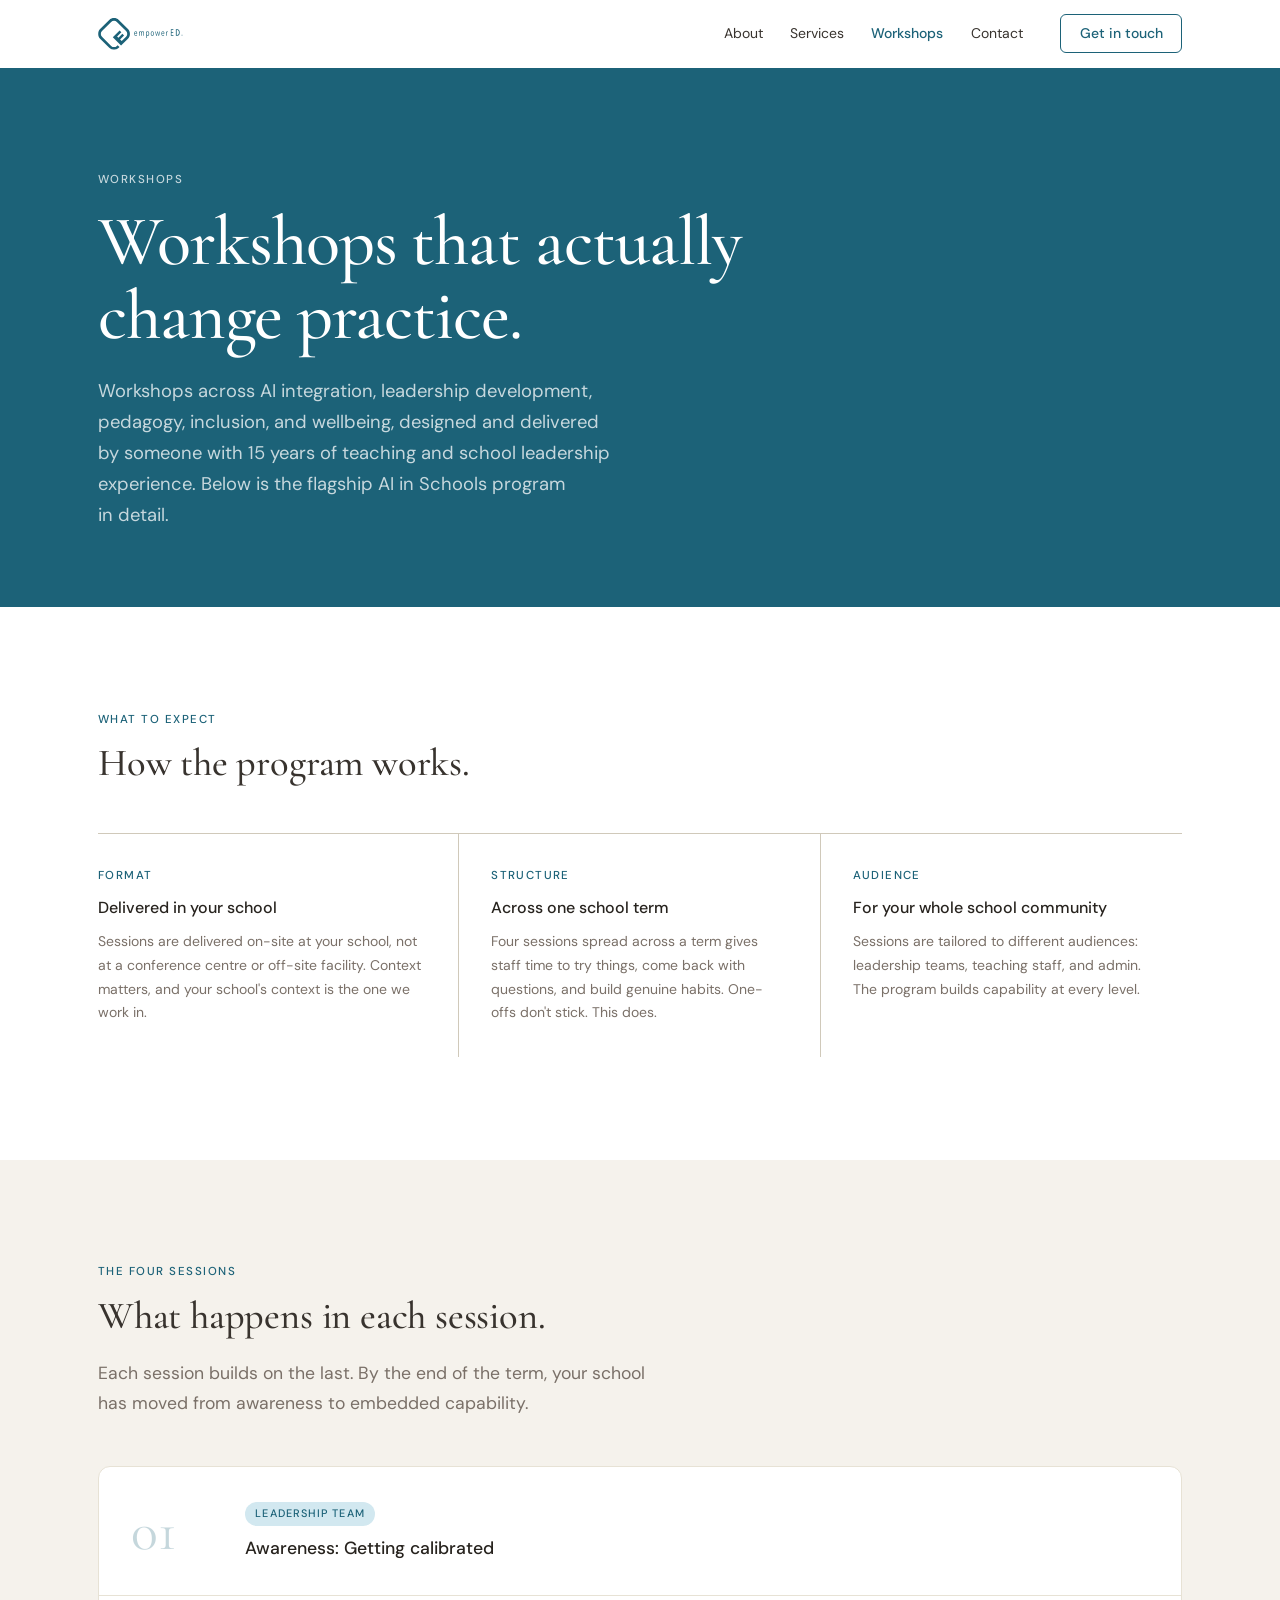
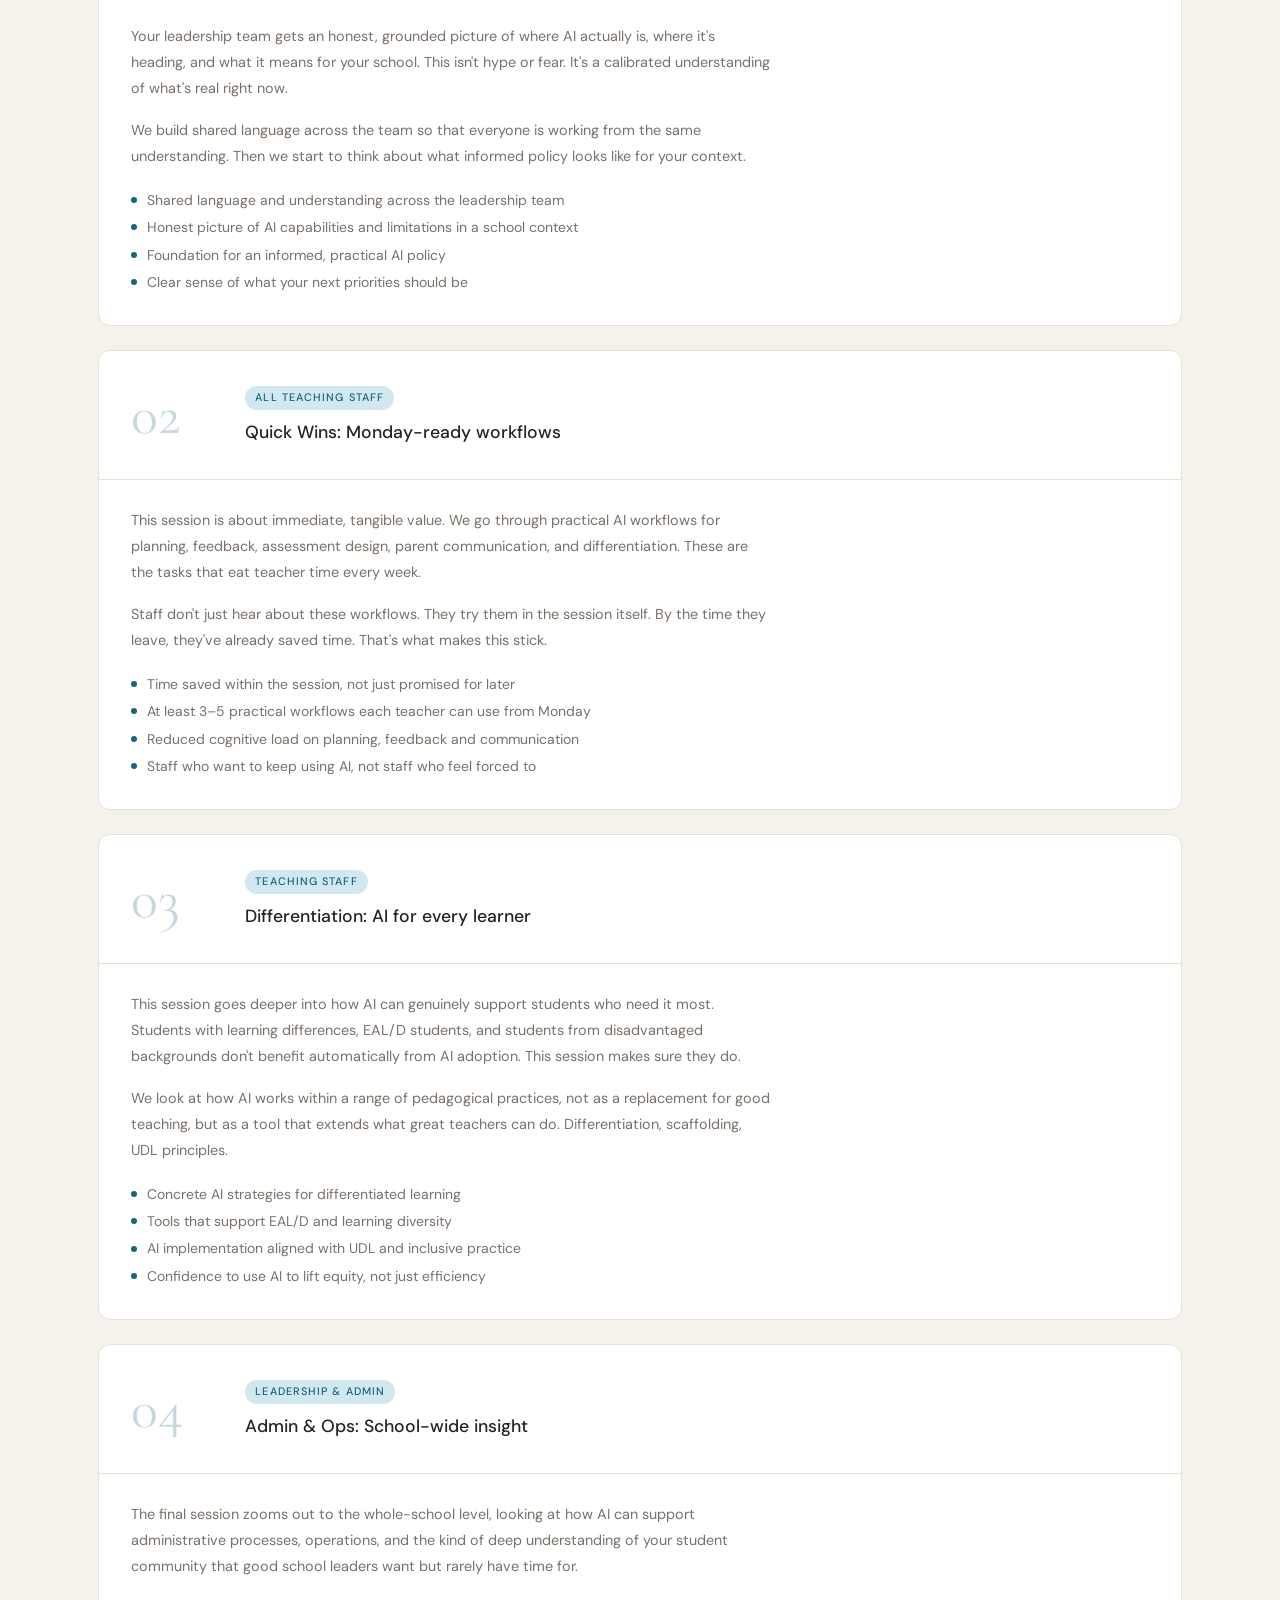
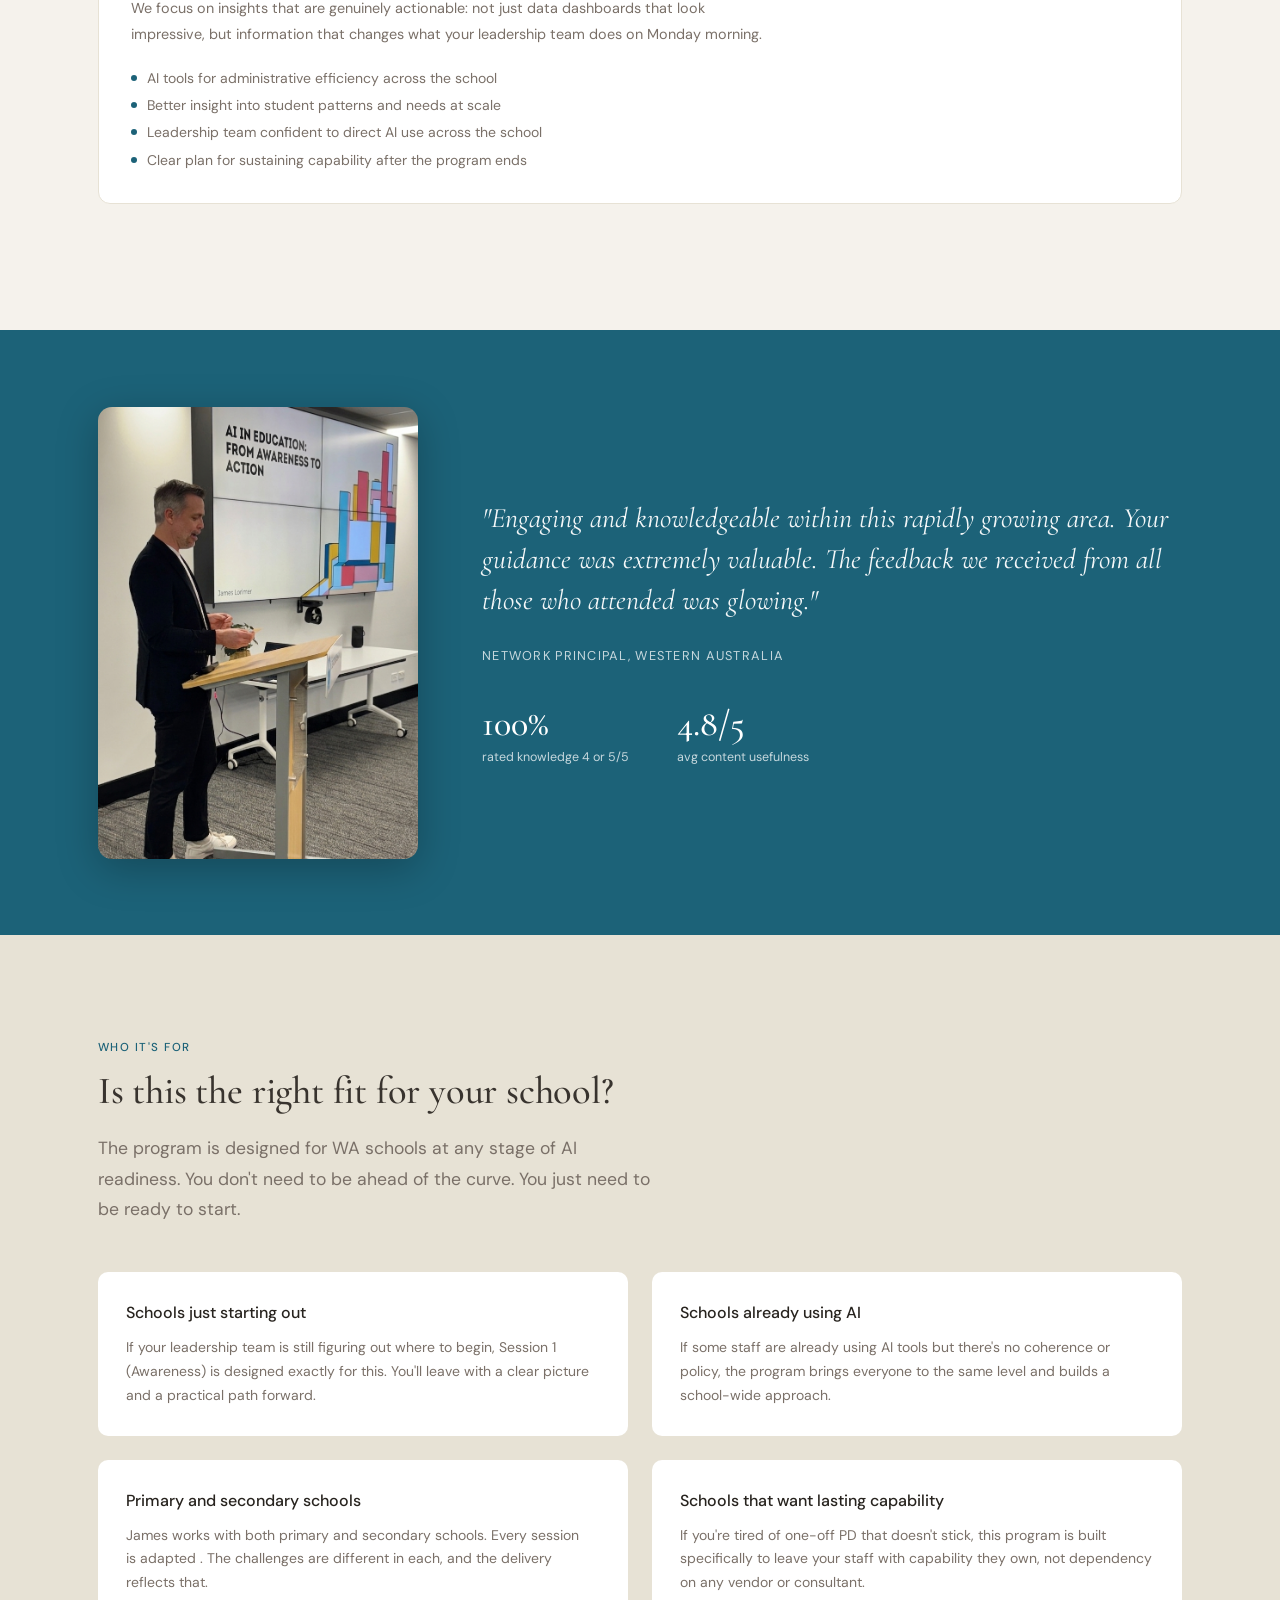
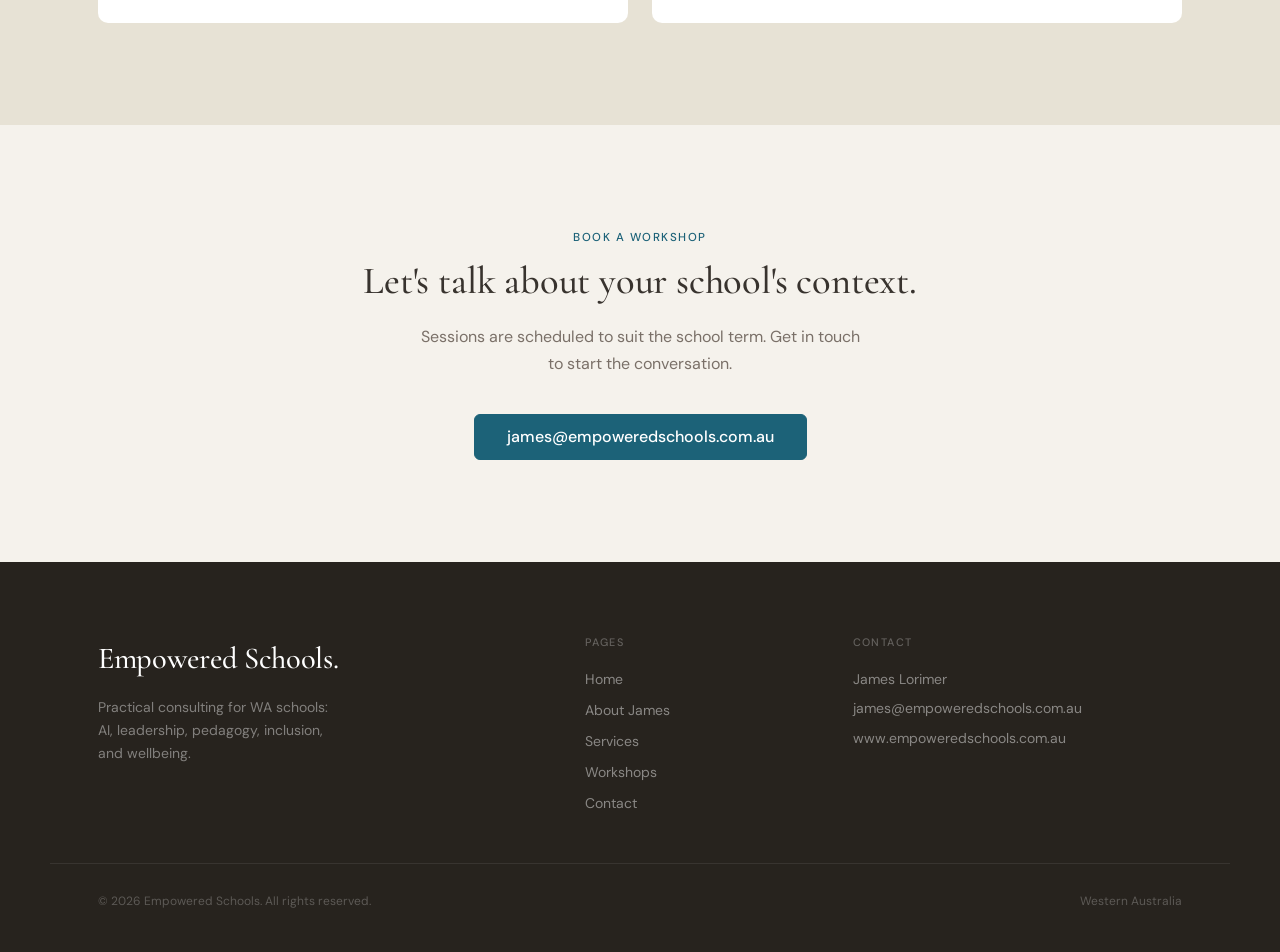
<file: workshops.html>
<!DOCTYPE html>
<html lang="en-AU">
<head>
  <meta charset="UTF-8">
  <meta name="viewport" content="width=device-width, initial-scale=1.0">
  <title>Workshops | Empowered Schools</title>
  <meta name="description" content="Practical workshops for WA schools across AI integration, leadership development, pedagogy, inclusion, and wellbeing, designed by James Lorimer with 15 years of school leadership experience.">
  <link rel="canonical" href="https://empoweredschools.com.au/workshops.html">
  <link rel="icon" href="favicon.svg" type="image/svg+xml">
  <meta name="theme-color" content="#1C6278">
  <meta property="og:type" content="website">
  <meta property="og:site_name" content="Empowered Schools">
  <meta property="og:locale" content="en_AU">
  <meta property="og:title" content="Workshops | Empowered Schools">
  <meta property="og:description" content="Practical workshops for WA schools across AI integration, leadership development, pedagogy, inclusion, and wellbeing, designed by James Lorimer with 15 years of school leadership experience.">
  <meta property="og:url" content="https://empoweredschools.com.au/workshops.html">
  <meta property="og:image" content="https://empoweredschools.com.au/uploads/empowered-logo-social.png">
  <meta name="twitter:card" content="summary_large_image">
  <meta name="twitter:title" content="Workshops | Empowered Schools">
  <meta name="twitter:description" content="Practical workshops for WA schools across AI integration, leadership development, pedagogy, inclusion, and wellbeing, designed by James Lorimer with 15 years of school leadership experience.">
  <meta name="twitter:image" content="https://empoweredschools.com.au/uploads/empowered-logo-social.png">
  <link rel="preconnect" href="https://fonts.googleapis.com">
  <link rel="preconnect" href="https://fonts.gstatic.com" crossorigin>
  <link href="https://fonts.googleapis.com/css2?family=Cormorant+Garamond:ital,wght@0,400;0,500;0,600;1,400;1,500&family=DM+Sans:opsz,wght@9..40,300;9..40,400;9..40,500&display=swap" rel="stylesheet">
  <link rel="stylesheet" href="shared.css">
  <style>
    /* ---- What to expect ---- */
    .expect-section {
      background: var(--white);
      padding: var(--section-py) 0;
    }
    .expect-grid {
      display: grid;
      grid-template-columns: repeat(3, 1fr);
      gap: 0;
      margin-top: 3rem;
      border-top: 1px solid var(--stone-dark);
    }
    .expect-item {
      padding: 2rem 2rem 2rem 0;
      border-right: 1px solid var(--stone-dark);
    }
    .expect-item:last-child { border-right: none; }
    .expect-item:not(:first-child) { padding-left: 2rem; }
    .expect-label {
      font-size: 0.72rem;
      font-weight: 500;
      letter-spacing: 0.12em;
      text-transform: uppercase;
      color: var(--teal);
      margin-bottom: 0.6rem;
      display: block;
    }
    .expect-item h3 {
      font-size: 1rem;
      font-weight: 500;
      color: var(--charcoal);
      margin-bottom: 0.55rem;
    }
    .expect-item p {
      font-size: 0.875rem;
      color: var(--text-muted);
      line-height: 1.7;
    }

    /* ---- Sessions deep dive ---- */
    .sessions-deep {
      background: var(--off-white);
      padding: var(--section-py) 0;
    }
    .session-deep-card {
      background: var(--white);
      border-radius: 12px;
      overflow: hidden;
      margin-bottom: 1.5rem;
      border: 1px solid var(--stone);
      transition: box-shadow 0.18s;
    }
    .session-deep-card:hover { box-shadow: var(--shadow-md); }
    .session-deep-header {
      display: grid;
      grid-template-columns: 90px 1fr;
      align-items: center;
      padding: 2rem;
      cursor: pointer;
      gap: 1.5rem;
    }
    .session-deep-num {
      font-family: var(--font-display);
      font-size: 3.5rem;
      font-weight: 400;
      color: var(--teal);
      opacity: 0.25;
      line-height: 1;
    }
    .session-deep-meta { flex: 1; }
    .session-deep-tag {
      font-size: 0.68rem;
      font-weight: 500;
      letter-spacing: 0.1em;
      text-transform: uppercase;
      color: var(--teal);
      background: var(--teal-pale);
      padding: 0.2rem 0.65rem;
      border-radius: 100px;
      display: inline-block;
      margin-bottom: 0.5rem;
    }
    .session-deep-title {
      font-size: 1.1rem;
      font-weight: 500;
      color: var(--charcoal);
    }
    .session-deep-body {
      padding: 0 2rem 2rem 2rem;
      border-top: 1px solid var(--stone);
      padding-top: 1.75rem;
    }
    .session-deep-body p {
      font-size: 0.9rem;
      color: var(--text-muted);
      line-height: 1.8;
      margin-bottom: 1rem;
      max-width: 640px;
    }
    .session-deep-body p:last-child { margin-bottom: 0; }
    .session-outcomes {
      margin-top: 1.25rem;
      display: flex;
      flex-direction: column;
      gap: 0.4rem;
    }
    .session-outcome-item {
      display: flex;
      align-items: flex-start;
      gap: 0.6rem;
      font-size: 0.875rem;
      color: var(--text-muted);
      line-height: 1.5;
    }
    .session-outcome-item::before {
      content: '';
      width: 6px;
      height: 6px;
      background: var(--teal);
      border-radius: 50%;
      flex-shrink: 0;
      margin-top: 0.45rem;
    }

    /* ---- Testimonial strip ---- */
    .testimonial-strip {
      background: var(--teal);
      padding: clamp(3.5rem, 6vw, 5.5rem) 0;
    }
    .testimonial-strip-inner {
      max-width: var(--max-w);
      margin: 0 auto;
      padding: 0 var(--gutter);
      display: grid;
      grid-template-columns: 320px 1fr;
      gap: clamp(2.5rem, 5vw, 5rem);
      align-items: center;
    }
    .t-photo {
      border-radius: 14px;
      overflow: hidden;
      box-shadow: 0 10px 40px rgba(0,0,0,0.25);
    }
    .t-photo img {
      width: 100%;
      height: 100%;
      object-fit: cover;
      display: block;
    }
    .t-content { text-align: left; }
    .t-quote {
      font-family: var(--font-display);
      font-style: italic;
      font-size: clamp(1.3rem, 2.2vw, 1.85rem);
      font-weight: 400;
      line-height: 1.45;
      color: rgba(255,255,255,0.95);
      margin-bottom: 1.5rem;
    }
    .t-stat-row {
      display: flex;
      gap: 3rem;
      margin-top: 2.5rem;
      flex-wrap: wrap;
    }
    .t-stat {
      text-align: left;
    }
    .t-stat-n {
      font-family: var(--font-display);
      font-size: 2.25rem;
      font-weight: 500;
      color: white;
      line-height: 1;
    }
    .t-stat-l {
      font-size: 0.78rem;
      color: rgba(255,255,255,0.75);
      margin-top: 0.3rem;
    }

    /* ---- Who it's for ---- */
    .who-section {
      background: var(--stone);
      padding: var(--section-py) 0;
    }
    .who-grid {
      display: grid;
      grid-template-columns: repeat(2, 1fr);
      gap: 1.5rem;
      margin-top: 3rem;
    }
    .who-card {
      background: var(--white);
      border-radius: 10px;
      padding: 1.75rem;
    }
    .who-card h3 {
      font-size: 1rem;
      font-weight: 500;
      color: var(--charcoal);
      margin-bottom: 0.6rem;
    }
    .who-card p {
      font-size: 0.875rem;
      color: var(--text-muted);
      line-height: 1.7;
    }

    @media (max-width: 900px) {
      .expect-grid { grid-template-columns: 1fr; }
      .expect-item { border-right: none; border-bottom: 1px solid var(--stone-dark); padding: 1.75rem 0; }
      .expect-item:last-child { border-bottom: none; }
      .expect-item:not(:first-child) { padding-left: 0; }
      .who-grid { grid-template-columns: 1fr; }
      .session-deep-header { grid-template-columns: 60px 1fr; }
      .session-deep-num { font-size: 2.5rem; }
      .testimonial-strip-inner { grid-template-columns: 1fr; }
      .t-photo { max-width: 320px; }
    }
  </style>
</head>
<body>

<!-- NAV -->
<nav id="main-nav">
  <div class="nav-inner">
    <a href="index.html" class="nav-logo"><img src="uploads/empowered-logo.svg" alt="Empowered Schools"></a>
    <ul class="nav-links">
      <li><a href="about.html">About</a></li>
      <li><a href="services.html">Services</a></li>
      <li><a href="workshops.html" class="current">Workshops</a></li>
      <li><a href="contact.html">Contact</a></li>
    </ul>
    <a href="contact.html" class="nav-cta">Get in touch</a>
    <button class="nav-hamburger" aria-label="Open menu">
      <span></span><span></span><span></span>
    </button>
  </div>
  <div class="nav-mobile" id="nav-mobile">
    <a href="about.html">About</a>
    <a href="services.html">Services</a>
    <a href="workshops.html" class="current">Workshops</a>
    <a href="contact.html">Contact</a>
    <a href="contact.html" class="btn btn-primary">Get in touch</a>
  </div>
</nav>

<!-- PAGE HERO -->
<div class="page-hero">
  <div class="container">
    <span class="page-hero-eyebrow">Workshops</span>
    <h1 class="page-hero-title">Workshops that actually change practice.</h1>
    <p class="page-hero-sub">Workshops across AI integration, leadership development, pedagogy, inclusion, and wellbeing, designed and delivered by someone with 15 years of teaching and school leadership experience. Below is the flagship AI in Schools program in detail.</p>
  </div>
</div>

<!-- WHAT TO EXPECT -->
<section class="expect-section">
  <div class="container">
    <span class="s-eyebrow">What to expect</span>
    <h2 class="s-title">How the program works.</h2>
    <div class="expect-grid">
      <div class="expect-item">
        <span class="expect-label">Format</span>
        <h3>Delivered in your school</h3>
        <p>Sessions are delivered on-site at your school, not at a conference centre or off-site facility. Context matters, and your school's context is the one we work in.</p>
      </div>
      <div class="expect-item">
        <span class="expect-label">Structure</span>
        <h3>Across one school term</h3>
        <p>Four sessions spread across a term gives staff time to try things, come back with questions, and build genuine habits. One-offs don't stick. This does.</p>
      </div>
      <div class="expect-item">
        <span class="expect-label">Audience</span>
        <h3>For your whole school community</h3>
        <p>Sessions are tailored to different audiences: leadership teams, teaching staff, and admin. The program builds capability at every level.</p>
      </div>
    </div>
  </div>
</section>

<!-- SESSIONS DEEP DIVE -->
<section class="sessions-deep">
  <div class="container">
    <span class="s-eyebrow">The four sessions</span>
    <h2 class="s-title">What happens in each session.</h2>
    <p class="s-intro">Each session builds on the last. By the end of the term, your school has moved from awareness to embedded capability.</p>

    <div style="margin-top:2.5rem">

      <div class="session-deep-card">
        <div class="session-deep-header">
          <div class="session-deep-num">01</div>
          <div class="session-deep-meta">
            <span class="session-deep-tag">Leadership team</span>
            <div class="session-deep-title">Awareness: Getting calibrated</div>
          </div>
        </div>
        <div class="session-deep-body">
          <p>Your leadership team gets an honest, grounded picture of where AI actually is, where it's heading, and what it means for your school. This isn't hype or fear. It's a calibrated understanding of what's real right now.</p>
          <p>We build shared language across the team so that everyone is working from the same understanding. Then we start to think about what informed policy looks like for your context.</p>
          <div class="session-outcomes">
            <div class="session-outcome-item">Shared language and understanding across the leadership team</div>
            <div class="session-outcome-item">Honest picture of AI capabilities and limitations in a school context</div>
            <div class="session-outcome-item">Foundation for an informed, practical AI policy</div>
            <div class="session-outcome-item">Clear sense of what your next priorities should be</div>
          </div>
        </div>
      </div>

      <div class="session-deep-card">
        <div class="session-deep-header">
          <div class="session-deep-num">02</div>
          <div class="session-deep-meta">
            <span class="session-deep-tag">All teaching staff</span>
            <div class="session-deep-title">Quick Wins: Monday-ready workflows</div>
          </div>
        </div>
        <div class="session-deep-body">
          <p>This session is about immediate, tangible value. We go through practical AI workflows for planning, feedback, assessment design, parent communication, and differentiation. These are the tasks that eat teacher time every week.</p>
          <p>Staff don't just hear about these workflows. They try them in the session itself. By the time they leave, they've already saved time. That's what makes this stick.</p>
          <div class="session-outcomes">
            <div class="session-outcome-item">Time saved within the session, not just promised for later</div>
            <div class="session-outcome-item">At least 3–5 practical workflows each teacher can use from Monday</div>
            <div class="session-outcome-item">Reduced cognitive load on planning, feedback and communication</div>
            <div class="session-outcome-item">Staff who want to keep using AI, not staff who feel forced to</div>
          </div>
        </div>
      </div>

      <div class="session-deep-card">
        <div class="session-deep-header">
          <div class="session-deep-num">03</div>
          <div class="session-deep-meta">
            <span class="session-deep-tag">Teaching staff</span>
            <div class="session-deep-title">Differentiation: AI for every learner</div>
          </div>
        </div>
        <div class="session-deep-body">
          <p>This session goes deeper into how AI can genuinely support students who need it most. Students with learning differences, EAL/D students, and students from disadvantaged backgrounds don't benefit automatically from AI adoption. This session makes sure they do.</p>
          <p>We look at how AI works within a range of pedagogical practices, not as a replacement for good teaching, but as a tool that extends what great teachers can do. Differentiation, scaffolding, UDL principles.</p>
          <div class="session-outcomes">
            <div class="session-outcome-item">Concrete AI strategies for differentiated learning</div>
            <div class="session-outcome-item">Tools that support EAL/D and learning diversity</div>
            <div class="session-outcome-item">AI implementation aligned with UDL and inclusive practice</div>
            <div class="session-outcome-item">Confidence to use AI to lift equity, not just efficiency</div>
          </div>
        </div>
      </div>

      <div class="session-deep-card">
        <div class="session-deep-header">
          <div class="session-deep-num">04</div>
          <div class="session-deep-meta">
            <span class="session-deep-tag">Leadership &amp; admin</span>
            <div class="session-deep-title">Admin &amp; Ops: School-wide insight</div>
          </div>
        </div>
        <div class="session-deep-body">
          <p>The final session zooms out to the whole-school level, looking at how AI can support administrative processes, operations, and the kind of deep understanding of your student community that good school leaders want but rarely have time for.</p>
          <p>We focus on insights that are genuinely actionable: not just data dashboards that look impressive, but information that changes what your leadership team does on Monday morning.</p>
          <div class="session-outcomes">
            <div class="session-outcome-item">AI tools for administrative efficiency across the school</div>
            <div class="session-outcome-item">Better insight into student patterns and needs at scale</div>
            <div class="session-outcome-item">Leadership team confident to direct AI use across the school</div>
            <div class="session-outcome-item">Clear plan for sustaining capability after the program ends</div>
          </div>
        </div>
      </div>

    </div>
  </div>
</section>

<!-- TESTIMONIAL STRIP -->
<div class="testimonial-strip">
  <div class="testimonial-strip-inner">
    <div class="t-photo">
      <img src="uploads/james-presenting.png" alt="James Lorimer presenting an AI in Education workshop">
    </div>
    <div class="t-content">
      <p class="t-quote">"Engaging and knowledgeable within this rapidly growing area. Your guidance was extremely valuable. The feedback we received from all those who attended was glowing."</p>
      <p style="font-size:0.8rem;letter-spacing:0.1em;text-transform:uppercase;color:rgba(255,255,255,0.75)">Network Principal, Western Australia</p>
      <div class="t-stat-row">
        <div class="t-stat">
          <div class="t-stat-n">100%</div>
          <div class="t-stat-l">rated knowledge 4 or 5/5</div>
        </div>
        <div class="t-stat">
          <div class="t-stat-n">4.8/5</div>
          <div class="t-stat-l">avg content usefulness</div>
        </div>
      </div>
    </div>
  </div>
</div>

<!-- WHO IT'S FOR -->
<section class="who-section">
  <div class="container">
    <span class="s-eyebrow">Who it's for</span>
    <h2 class="s-title">Is this the right fit for your school?</h2>
    <p class="s-intro">The program is designed for WA schools at any stage of AI readiness. You don't need to be ahead of the curve. You just need to be ready to start.</p>
    <div class="who-grid">
      <div class="who-card">
        <h3>Schools just starting out</h3>
        <p>If your leadership team is still figuring out where to begin, Session 1 (Awareness) is designed exactly for this. You'll leave with a clear picture and a practical path forward.</p>
      </div>
      <div class="who-card">
        <h3>Schools already using AI</h3>
        <p>If some staff are already using AI tools but there's no coherence or policy, the program brings everyone to the same level and builds a school-wide approach.</p>
      </div>
      <div class="who-card">
        <h3>Primary and secondary schools</h3>
        <p>James works with both primary and secondary schools. Every session is adapted . The challenges are different in each, and the delivery reflects that.</p>
      </div>
      <div class="who-card">
        <h3>Schools that want lasting capability</h3>
        <p>If you're tired of one-off PD that doesn't stick, this program is built specifically to leave your staff with capability they own, not dependency on any vendor or consultant.</p>
      </div>
    </div>
  </div>
</section>

<!-- CTA -->
<div class="cta-band">
  <div class="container-narrow">
    <span class="s-eyebrow" style="display:flex;justify-content:center">Book a workshop</span>
    <h2 class="s-title" style="text-align:center;max-width:none">Let's talk about your school's context.</h2>
    <p>Sessions are scheduled to suit the school term. Get in touch to start the conversation.</p>
    <a href="mailto:james@empoweredschools.com.au" class="btn btn-primary btn-lg">james@empoweredschools.com.au</a>
  </div>
</div>

<!-- FOOTER -->
<footer class="site-footer">
  <div class="footer-grid">
    <div>
      <div class="footer-brand">Empowered Schools.</div>
      <p class="footer-desc">Practical consulting for WA schools: AI, leadership, pedagogy, inclusion, and wellbeing.</p>
    </div>
    <div>
      <span class="footer-col-label">Pages</span>
      <nav class="footer-nav-links">
        <a href="index.html">Home</a>
        <a href="about.html">About James</a>
        <a href="services.html">Services</a>
        <a href="workshops.html">Workshops</a>
        <a href="contact.html">Contact</a>
      </nav>
    </div>
    <div>
      <span class="footer-col-label">Contact</span>
      <div class="footer-contact-items">
        <span>James Lorimer</span>
        <a href="mailto:james@empoweredschools.com.au">james@empoweredschools.com.au</a>
        <a href="http://www.empoweredschools.com.au">www.empoweredschools.com.au</a>
      </div>
    </div>
  </div>
  <div class="footer-bottom">
    <span>© 2026 Empowered Schools. All rights reserved.</span>
    <span>Western Australia</span>
  </div>
</footer>

<script src="shared.js"></script>
</body>
</html>
</file>
<file: shared.css>
/* ==========================================================================
   Empowered Schools - Shared Stylesheet
   Colour tokens, typography, layout, components
   ========================================================================== */

/* --------------------------------------------------------------------------
   Tokens
   -------------------------------------------------------------------------- */
:root {
  --teal:          #1C6278;
  --teal-dark:     #144E62;
  --teal-pale:     #D2E8F0;
  --off-white:     #F5F2EC;
  --stone:         #E7E2D5;
  --stone-dark:    #D0C9BA;
  --charcoal:      #27231E;
  --text:          #38332E;
  --text-muted:    #7A7068;
  --white:         #FFFFFF;

  --font-display:  'Cormorant Garamond', Georgia, serif;
  --font-sans:     'DM Sans', -apple-system, BlinkMacSystemFont, sans-serif;

  --nav-h:         68px;
  --max-w:         1180px;
  --max-w-narrow:  680px;
  --section-py:    clamp(4rem, 8vw, 7rem);
  --gutter:        clamp(1.25rem, 4vw, 3rem);

  --ease:          cubic-bezier(0.4, 0, 0.2, 1);
  --shadow-sm:     0 1px 3px rgba(0,0,0,0.07), 0 1px 2px rgba(0,0,0,0.04);
  --shadow-md:     0 4px 16px rgba(0,0,0,0.08), 0 2px 4px rgba(0,0,0,0.04);
  --shadow-lg:     0 10px 40px rgba(0,0,0,0.10), 0 4px 8px rgba(0,0,0,0.05);
}

/* --------------------------------------------------------------------------
   Reset & Base
   -------------------------------------------------------------------------- */
*, *::before, *::after { box-sizing: border-box; margin: 0; padding: 0; }

html {
  font-size: 16px;
  scroll-behavior: smooth;
  -webkit-font-smoothing: antialiased;
  -moz-osx-font-smoothing: grayscale;
}

body {
  font-family: var(--font-sans);
  color: var(--text);
  background: var(--off-white);
  line-height: 1.65;
  text-wrap: pretty;
}

img, video { max-width: 100%; height: auto; display: block; }
a { color: inherit; text-decoration: none; }
ul { list-style: none; }
button { font-family: inherit; cursor: pointer; }

/* --------------------------------------------------------------------------
   Navigation
   -------------------------------------------------------------------------- */
#main-nav {
  position: sticky;
  top: 0;
  z-index: 100;
  height: var(--nav-h);
  background: var(--white);
  border-bottom: 1px solid transparent;
  transition: border-color 0.2s var(--ease), box-shadow 0.2s var(--ease);
}

#main-nav.is-scrolled {
  border-color: var(--stone);
  box-shadow: 0 1px 10px rgba(0,0,0,0.06);
}

.nav-inner {
  max-width: var(--max-w);
  margin: 0 auto;
  padding: 0 var(--gutter);
  height: 100%;
  display: flex;
  align-items: center;
  gap: 1.5rem;
}

.nav-logo img {
  height: 32px;
  width: auto;
  display: block;
}

.nav-links {
  display: flex;
  align-items: center;
  gap: 0;
  margin-left: auto;
}

.nav-links a {
  font-size: 0.875rem;
  font-weight: 400;
  color: var(--text);
  padding: 0.4rem 0.85rem;
  border-radius: 6px;
  transition: background 0.15s var(--ease), color 0.15s;
}

.nav-links a:hover { background: var(--stone); }
.nav-links a.current { color: var(--teal); font-weight: 500; }

.nav-cta {
  font-size: 0.875rem;
  font-weight: 500;
  color: var(--teal);
  border: 1.5px solid var(--teal);
  padding: 0.45rem 1.15rem;
  border-radius: 6px;
  transition: background 0.15s, color 0.15s;
}

.nav-cta:hover { background: var(--teal); color: var(--white); }

.nav-hamburger {
  display: none;
  flex-direction: column;
  gap: 5px;
  background: none;
  border: none;
  padding: 4px;
  margin-left: auto;
}

.nav-hamburger span {
  display: block;
  width: 22px;
  height: 2px;
  background: var(--charcoal);
  border-radius: 2px;
  transition: all 0.2s;
}

.nav-mobile {
  display: none;
  flex-direction: column;
  gap: 0;
  background: var(--white);
  border-bottom: 1px solid var(--stone);
  padding: 0.5rem var(--gutter) 1rem;
}

.nav-mobile.is-open { display: flex; }

.nav-mobile a {
  font-size: 1rem;
  padding: 0.75rem 0;
  border-bottom: 1px solid var(--stone);
  display: block;
  color: var(--text);
}

.nav-mobile a:last-child { border-bottom: none; margin-top: 0.5rem; }

/* --------------------------------------------------------------------------
   Buttons
   -------------------------------------------------------------------------- */
.btn {
  display: inline-flex;
  align-items: center;
  gap: 0.5rem;
  font-family: var(--font-sans);
  font-size: 0.875rem;
  font-weight: 500;
  padding: 0.75rem 1.625rem;
  border-radius: 6px;
  border: 1.5px solid transparent;
  transition: all 0.15s var(--ease);
  white-space: nowrap;
  text-decoration: none;
  line-height: 1;
}

.btn-primary {
  background: var(--teal);
  color: var(--white);
  border-color: var(--teal);
}
.btn-primary:hover {
  background: var(--teal-dark);
  border-color: var(--teal-dark);
  transform: translateY(-1px);
  box-shadow: var(--shadow-md);
}

.btn-outline {
  background: transparent;
  color: var(--teal);
  border-color: var(--teal);
}
.btn-outline:hover { background: var(--teal); color: var(--white); }

.btn-ghost-white {
  background: transparent;
  color: rgba(255,255,255,0.9);
  border-color: rgba(255,255,255,0.4);
}
.btn-ghost-white:hover {
  background: var(--white);
  color: var(--teal);
  border-color: var(--white);
}

.btn-lg {
  font-size: 1rem;
  padding: 0.875rem 2rem;
}

/* Arrow link */
.link-arrow {
  display: inline-flex;
  align-items: center;
  gap: 0.35rem;
  font-size: 0.875rem;
  font-weight: 500;
  color: var(--teal);
  transition: gap 0.15s var(--ease);
}
.link-arrow::after { content: '→'; }
.link-arrow:hover { gap: 0.55rem; }

/* --------------------------------------------------------------------------
   Layout
   -------------------------------------------------------------------------- */
.container {
  max-width: var(--max-w);
  margin: 0 auto;
  padding: 0 var(--gutter);
}

.container-narrow {
  max-width: var(--max-w-narrow);
  margin: 0 auto;
  padding: 0 var(--gutter);
}

.section {
  padding: var(--section-py) 0;
}

.bg-white      { background: var(--white); }
.bg-off-white  { background: var(--off-white); }
.bg-stone      { background: var(--stone); }
.bg-teal       { background: var(--teal); color: white; }
.bg-charcoal   { background: var(--charcoal); color: white; }

/* Section label pattern */
.s-eyebrow {
  font-size: 0.72rem;
  font-weight: 500;
  letter-spacing: 0.13em;
  text-transform: uppercase;
  color: var(--teal);
  margin-bottom: 0.85rem;
  display: block;
}

.s-eyebrow--light {
  color: rgba(255,255,255,0.75);
}

.s-title {
  font-family: var(--font-display);
  font-size: clamp(1.85rem, 3vw, 2.8rem);
  font-weight: 500;
  line-height: 1.12;
  letter-spacing: -0.005em;
  margin-bottom: 1.25rem;
}

.s-intro {
  font-size: clamp(1rem, 1.8vw, 1.1rem);
  line-height: 1.72;
  color: var(--text-muted);
  max-width: 560px;
  margin-bottom: 3rem;
}

/* --------------------------------------------------------------------------
   Page hero (inner pages)
   -------------------------------------------------------------------------- */
.page-hero {
  background: var(--teal);
  padding: clamp(4rem, 8vw, 7rem) 0 clamp(3.5rem, 6vw, 6rem);
  color: var(--white);
}

.page-hero .container { position: relative; }

.page-hero-eyebrow {
  font-size: 0.72rem;
  font-weight: 500;
  letter-spacing: 0.13em;
  text-transform: uppercase;
  color: rgba(255,255,255,0.75);
  margin-bottom: 1rem;
  display: block;
}

.page-hero-title {
  font-family: var(--font-display);
  font-size: clamp(2.8rem, 5.5vw, 5rem);
  font-weight: 500;
  line-height: 1.04;
  letter-spacing: -0.015em;
  max-width: 700px;
}

.page-hero-sub {
  font-size: clamp(1rem, 1.8vw, 1.15rem);
  line-height: 1.68;
  color: rgba(255,255,255,0.75);
  max-width: 540px;
  margin-top: 1.5rem;
}

/* --------------------------------------------------------------------------
   Footer
   -------------------------------------------------------------------------- */
.site-footer {
  background: var(--charcoal);
  color: rgba(255,255,255,0.7);
  padding: 4.5rem 0 2.5rem;
}

.footer-grid {
  max-width: var(--max-w);
  margin: 0 auto;
  padding: 0 var(--gutter);
  display: grid;
  grid-template-columns: 2fr 1fr 1.5fr;
  gap: 3rem;
  padding-bottom: 3rem;
  border-bottom: 1px solid rgba(255,255,255,0.08);
}

.footer-brand {
  font-family: var(--font-display);
  font-size: 1.9rem;
  font-weight: 500;
  color: var(--white);
  letter-spacing: -0.01em;
}

.footer-desc {
  font-size: 0.875rem;
  line-height: 1.65;
  opacity: 0.6;
  max-width: 280px;
  margin-top: 0.75rem;
}

.footer-col-label {
  font-size: 0.68rem;
  font-weight: 500;
  letter-spacing: 0.13em;
  text-transform: uppercase;
  opacity: 0.4;
  margin-bottom: 1rem;
  display: block;
}

.footer-nav-links {
  display: flex;
  flex-direction: column;
  gap: 0.5rem;
}

.footer-nav-links a {
  font-size: 0.875rem;
  opacity: 0.65;
  transition: opacity 0.15s;
}
.footer-nav-links a:hover { opacity: 1; }

.footer-contact-items {
  display: flex;
  flex-direction: column;
  gap: 0.4rem;
}

.footer-contact-items a,
.footer-contact-items span {
  font-size: 0.875rem;
  opacity: 0.65;
  transition: opacity 0.15s;
  display: block;
}
.footer-contact-items a:hover { opacity: 1; }

.footer-bottom {
  max-width: var(--max-w);
  margin: 1.75rem auto 0;
  padding: 0 var(--gutter);
  display: flex;
  justify-content: space-between;
  align-items: center;
  font-size: 0.75rem;
  opacity: 0.35;
}

/* --------------------------------------------------------------------------
   CTA section (shared across pages)
   -------------------------------------------------------------------------- */
.cta-band {
  background: var(--off-white);
  padding: var(--section-py) 0;
  text-align: center;
}

.cta-band .s-title { max-width: none; }

.cta-band p {
  font-size: 1rem;
  color: var(--text-muted);
  max-width: 440px;
  margin: 0 auto 2.25rem;
  line-height: 1.7;
}



/* --------------------------------------------------------------------------
   Modifier utilities
   -------------------------------------------------------------------------- */
.s-title--white   { color: var(--white); }
.s-title--center  { text-align: center; max-width: none; }
.s-eyebrow--center { text-align: center; }
.link-teal        { color: var(--teal); }

/* --------------------------------------------------------------------------
   Focus states (keyboard navigation)
   -------------------------------------------------------------------------- */
:focus-visible {
  outline: 2px solid var(--teal);
  outline-offset: 3px;
  border-radius: 3px;
}

.bg-teal :focus-visible,
.bg-charcoal :focus-visible,
.page-hero :focus-visible {
  outline-color: var(--white);
}

.btn:focus-visible {
  outline: 2px solid var(--teal);
  outline-offset: 3px;
}

/* --------------------------------------------------------------------------
   Responsive
   -------------------------------------------------------------------------- */
@media (max-width: 768px) {
  .nav-links, .nav-cta { display: none; }
  .nav-hamburger { display: flex; }

  .footer-grid { grid-template-columns: 1fr; gap: 2rem; }
  .footer-bottom { flex-direction: column; gap: 0.5rem; text-align: center; }
}
</file>
